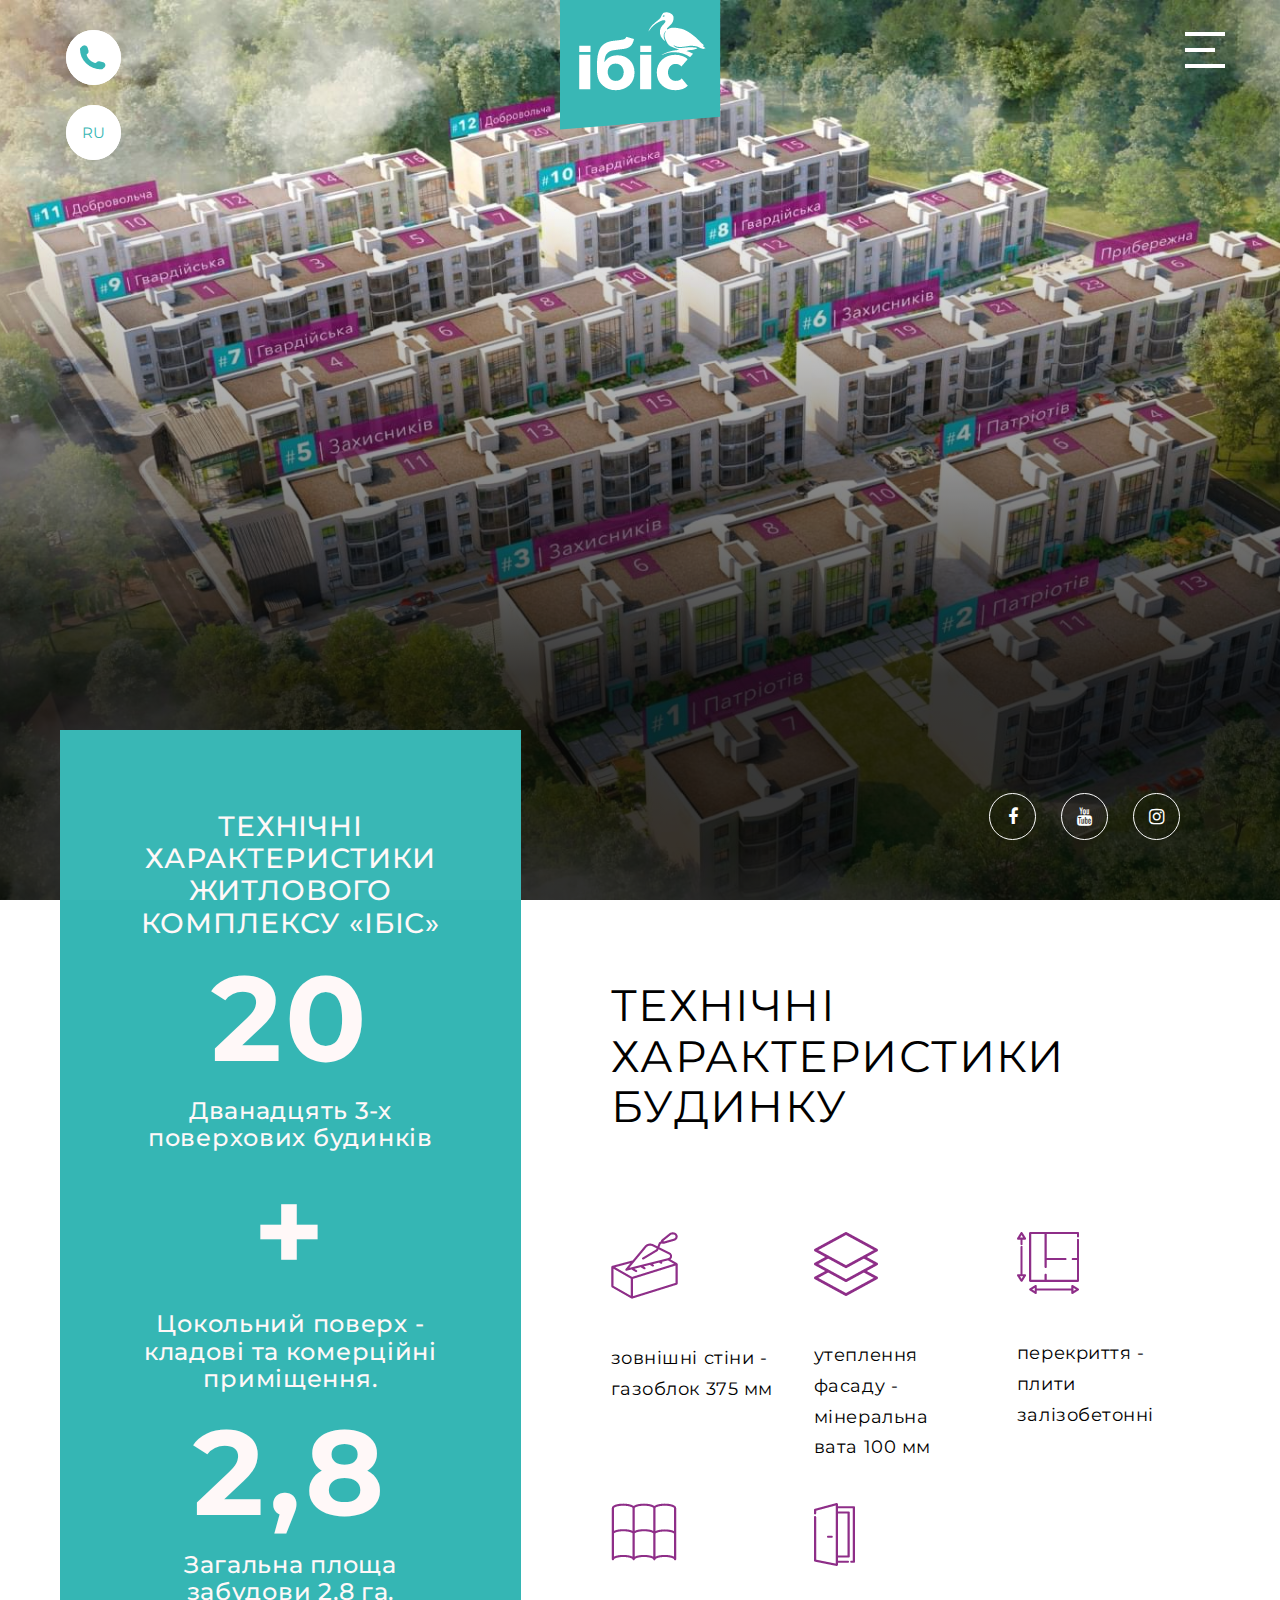
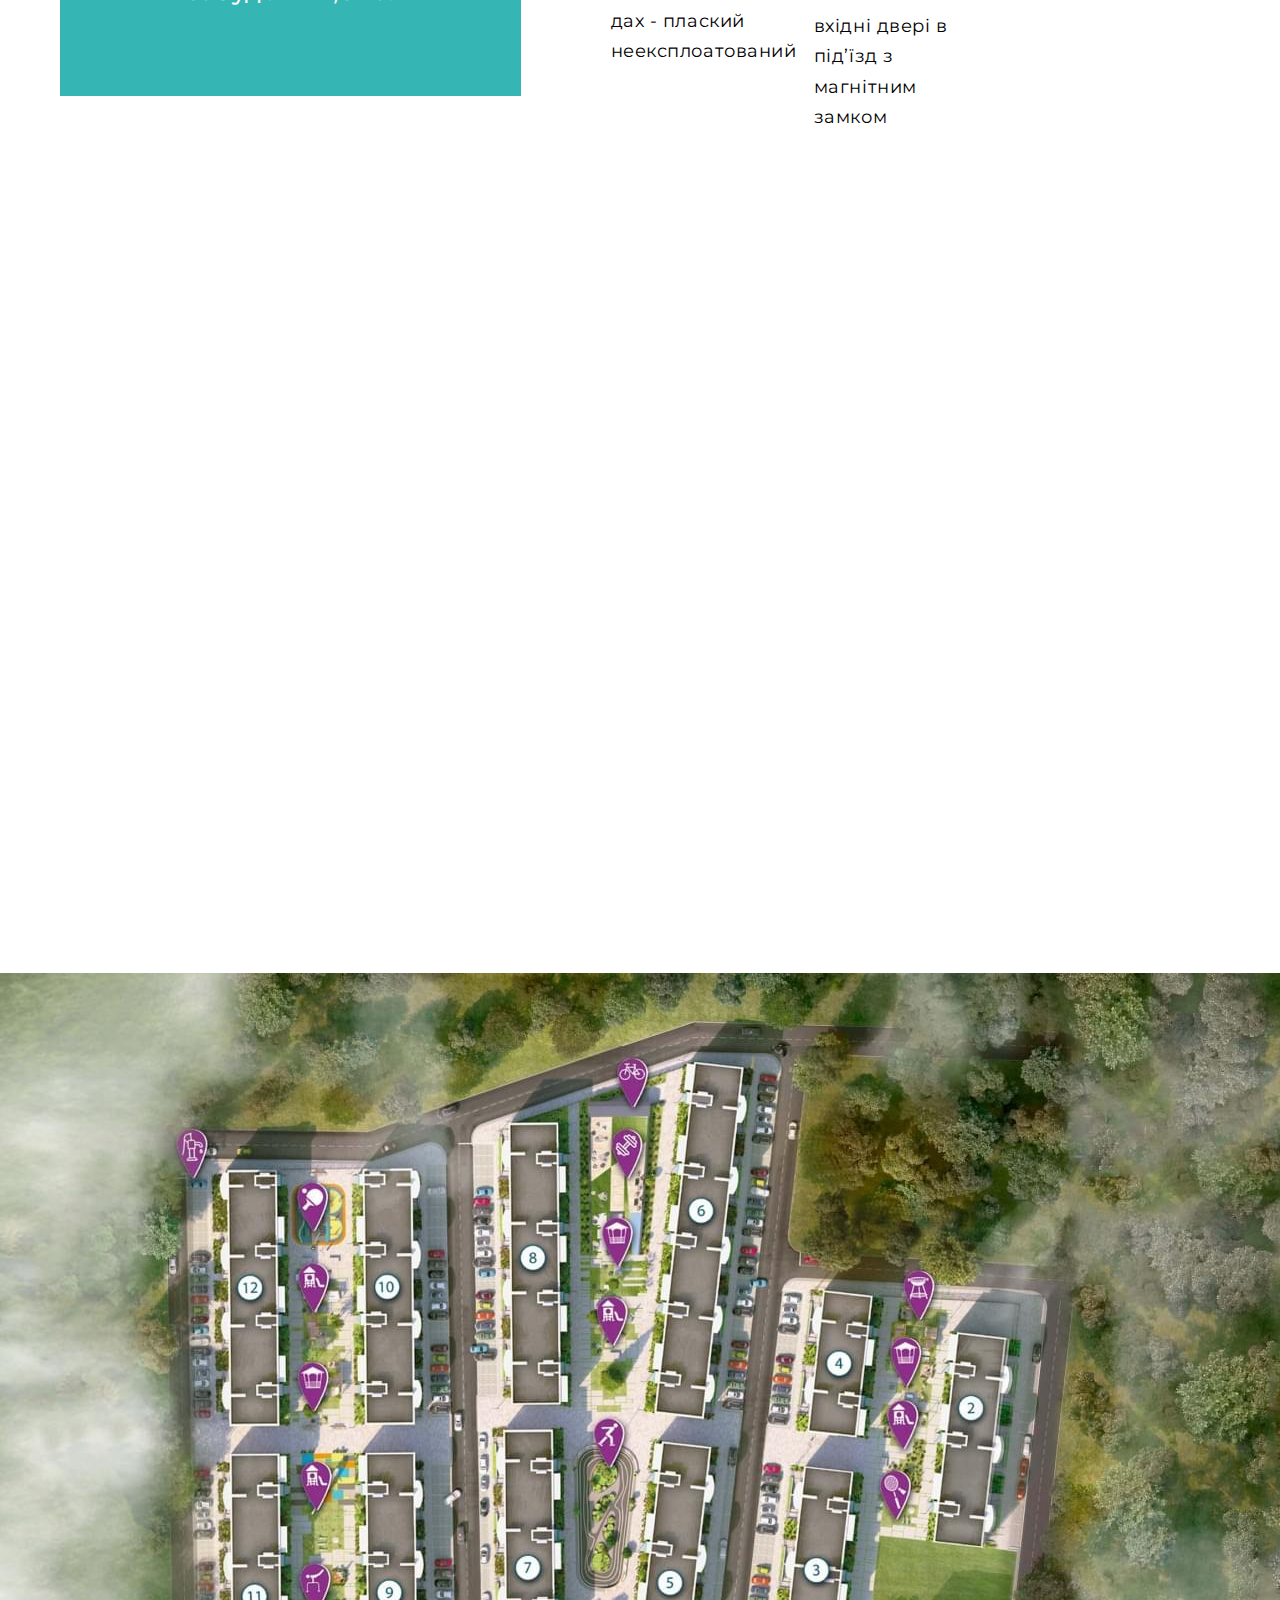
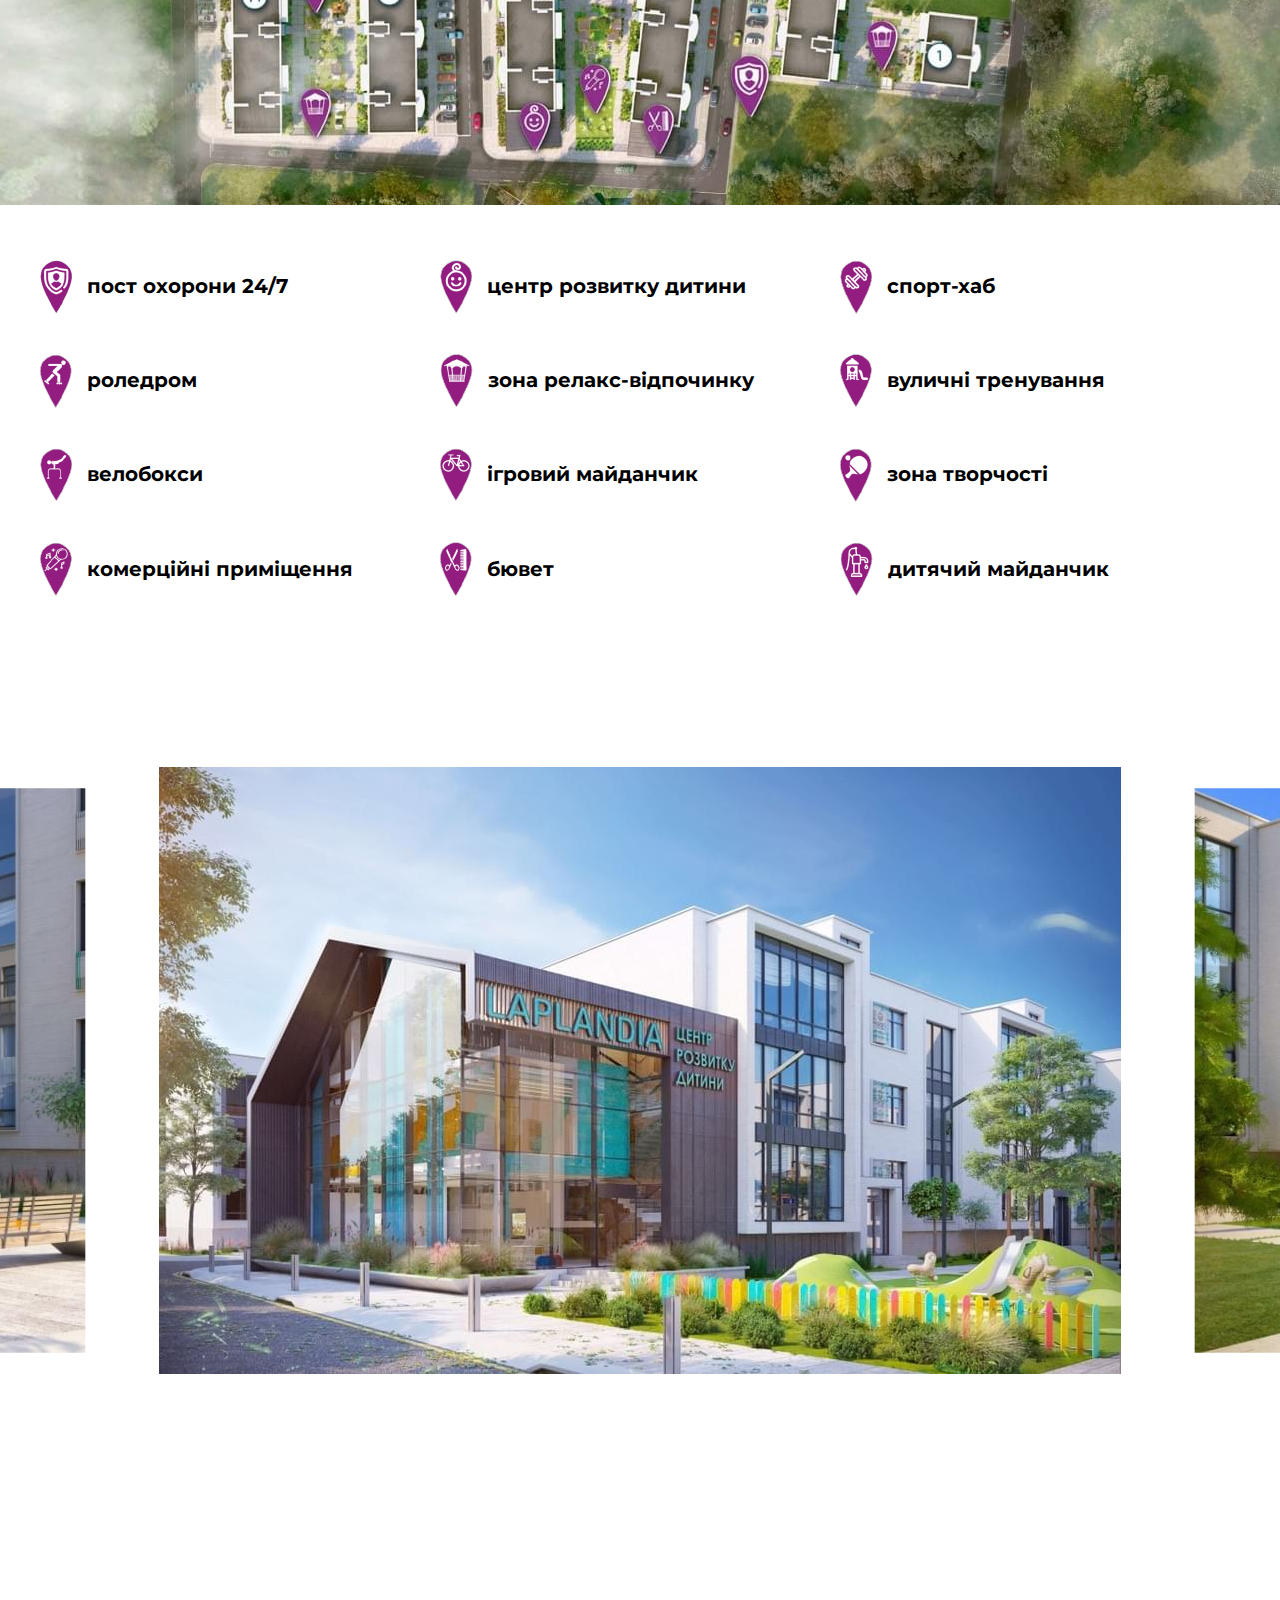
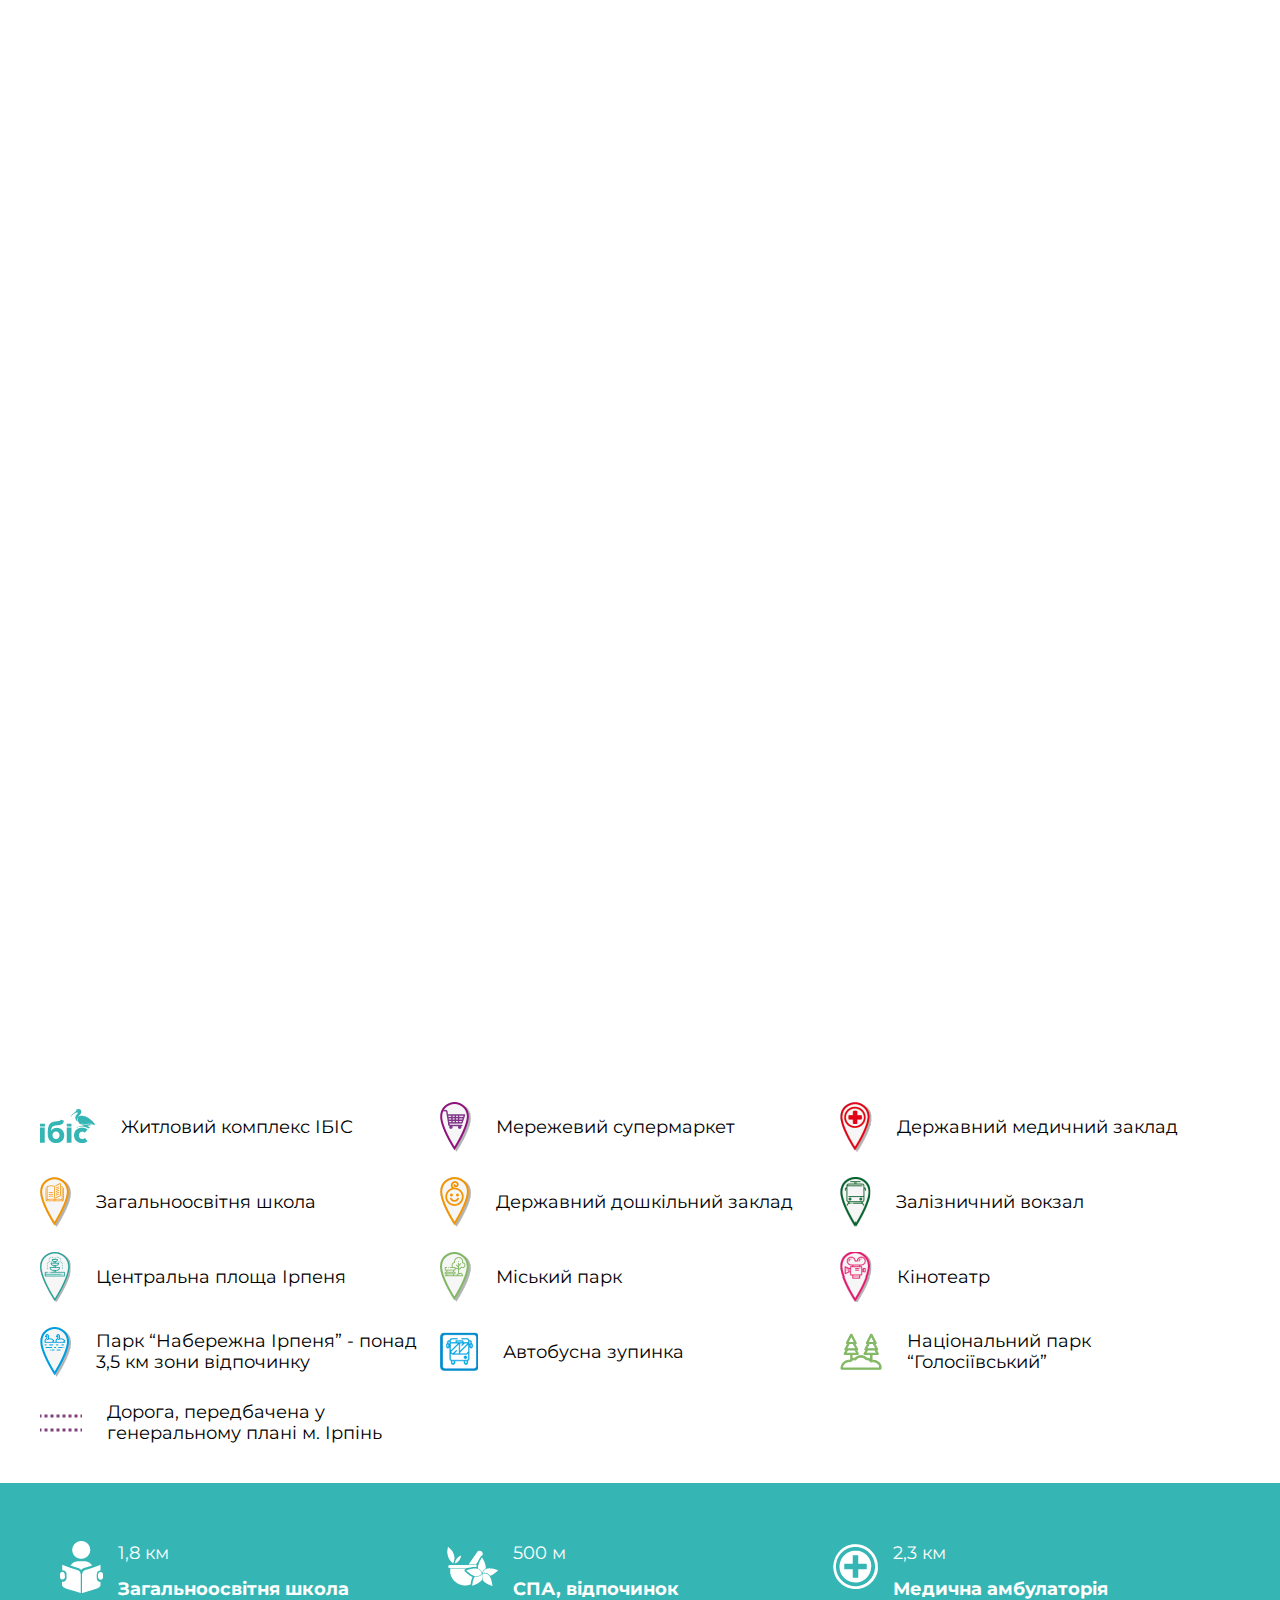
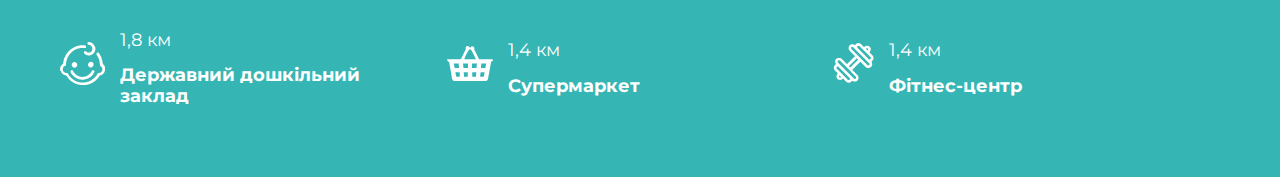
<file: about.html>
<!DOCTYPE html>
<html lang="ru">
<head>
    <meta charset="UTF-8">
    <meta name="viewport" content="width=device-width, initial-scale=1.0">
    <title>О нас</title>

    <!-- CSS стили -->
    <link rel="stylesheet" href="css/libs.css">
    <link rel="stylesheet" href="css/main.css">
</head>
<body>
    <!-- Шапка -->
    <header class="header">

        <div class="bg-img bg-img-page">
            <div class="overlay"></div>
        </div>

        <!-- Навигация -->
        <nav id="nav" class="navbar">
            <div class="container">
                <div class="navbar-wrap">
                    <!-- Кнопки -->
                    <div class="buttons">
                        <div class="contacts">
                            <input type="button" class="contacts__link">
                            <ul class="contacts-wrap">
                                <!-- Телефон -->
                                <li class="phone elem">
                                    <span class="circle"></span>
                                    <span class="phone-switch switch">
                                        <img src="img/icon-phone.png" >
                                    </span>
                                    <div class="elem-number" >
                                        <a href="#" class="link">097-535-77-88</a>
                                        <a id="callBtn" href="#" class="text">Получить предложение</a>
                                    </div>
                                </li>
                            </ul>
                        </div>
                        <!-- Язык -->
                        <div class="lang">
                            <div class="elem">
                                <span class="circle"></span>
                                <span class="lang-switch switch">
                                    <span>RU</span>
                                </span>
                                <div class="elem-number lang-elem" >
                                    <a href="/en" class="link">EN</a>
                                    <a href="/ua" class="link">UA</a>
                                </div>
                            </div>
                            
                        </div>
                        
                    </div>
                    <!-- Логотип -->
                    <div class="brand">
                        <a href="index.html">
                            <img class="logo" src="img/logo.png" alt="logo">
                            <img class="logo-mini" src="img/logo-mini.png" alt="logo">
                        </a>
                    </div>
                    <!-- /Логотип -->
                    <!-- Свертывания навигации -->
                    <div class="navbar-collapse">
                        <!-- <span class="one"></span> -->
                        <span></span>
                        <!-- <span class="three"></span> -->
                    </div>
                    <!-- /Свертывания навигации -->

                    <!-- <div class="navbar-nav"> -->
                    <ul class="main-nav">
                        <li class="active"><a href="#">Про комплекс</a></li>
                        <li><a href="#">Квартири</a></li>
                        <li><a href="#">Планування</a></li>
                        <li><a href="#">Акційні пропозиціЇ</a></li>
                        <li><a href="#">Хід будівництва</a></li>
                        <li><a href="#">Контакти</a></li>
                    </ul>
                    <!-- </div> -->
                    <!-- /.navbar-nav -->
                </div>
            </div>
        </nav>
        <!-- /Навигация -->
        
        <div class="header-wrap">
            <div class="container">
                <div class="header-row">
                    <div class="social">
                        <ul>
                            <li class="wow bounceInRight" data-wow-duration="1.5s" data-wow-delay="1s"><a href="#"><i class="fa fa-facebook"></i></a></li>
                            <li class="wow bounceInRight" data-wow-duration="1.5s" data-wow-delay="1.3s"><a href="#"><i class="fa fa-youtube"></i></a></li>
                            <li class="wow bounceInRight" data-wow-duration="1.5s" data-wow-delay="1.6s"><a href="#"><i class="fa fa-instagram"></i></a></li>
                        </ul>
                    </div>
                </div>
            </div>
        </div>
        
    </header>
    <!-- /Шапка -->
    <main class="about">

        <section class="specifications-home">
            <div class="container">
                <div class="specifications-home-wrap">
                    <div class="specifications-home__num">
                        <span class="specifications-home__num-title">ТЕХНІЧНІ ХАРАКТЕРИСТИКИ ЖИТЛОВОГО КОМПЛЕКСУ «ІБІС»</span>
                        <div class="specifications-home__num-info"><span class="num">20</span><span class="txt">Дванадцять 3-х поверхових будинків</span></div>
                        <div class="specifications-home__num-info"><span class="num">+</span><span class="txt">Цокольний поверх - кладові та комерційні приміщення.</span></div>
                        <div class="specifications-home__num-info"><span class="num">2,8</span><span class="txt">Загальна площа забудови 2,8 га.</span></div>
                    </div>
                    <div class="specifications-home__info">
                        <h2 class="section-title specifications-home__title">Технічні характеристики будинку</h2>
                        <ul class="specifications-home__info-list">
                            <li class="specifications-home__info-item">
                                <img src="img/specifications/specifications-home-1.png">
                                <p>зовнішні стіни - газоблок 375 мм</p>
                            </li>
                            <li class="specifications-home__info-item">
                                <img src="img/specifications/specifications-home-2.png">
                                <p>утеплення фасаду - мінеральна вата 100 мм</p>
                            </li>
                            <li class="specifications-home__info-item">
                                <img src="img/specifications/specifications-home-3.png">
                                <p>перекриття - плити залізобетонні</p>
                            </li>
                            <li class="specifications-home__info-item">
                                <img src="img/specifications/specifications-home-4.png">
                                <p>дах - плаский неексплоатований</p>
                            </li>
                            <li class="specifications-home__info-item">
                                <img src="img/specifications/specifications-home-5.png">
                                <p>вхідні двері в під’їзд з магнітним  замком</p>
                            </li>
                        </ul>
                    </div>
                </div>
            </div>
        </section>

        <section class="specifications-apartments">
            <div class="container">
                <div class="specifications-apartments-wrap" data-aos="zoom-out-up">
                    <h2 class="section-title specifications-apartments__title">Технічні характеристики Квартири <span>(враховані у вартість)</span></h2>
                    <ul class="specifications-apartments-list">
                        <li class="specifications-apartments__item">
                            <div class="specifications-apartments__item-img">
                                <img src="img/home-img/home-1.png" alt="">
                            </div>
                            <div class="specifications-apartments__item-text">
                                <span>Висота стель</span>
                                <p>квартира 2,7 м, цокольний поверх 3 м</p>
                            </div>
                        </li>
                        <li class="specifications-apartments__item">
                            <div class="specifications-apartments__item-img">
                                <img src="img/home-img/home-2.png" alt="">
                            </div>
                            <div class="specifications-apartments__item-text">
                                <span>Внутрішні стіни</span>
                                <p>чистова гіпсова штукатурка</p>
                            </div>
                        </li>
                        <li class="specifications-apartments__item">
                            <div class="specifications-apartments__item-img">
                                <img src="img/home-img/home-3.png" alt="">
                            </div>
                            <div class="specifications-apartments__item-text">
                                <span>Поверхня підлоги</span>
                                <p>лазерна цементно-піщана стяжка</p>
                            </div>
                        </li>
                        <li class="specifications-apartments__item">
                            <div class="specifications-apartments__item-img">
                                <img src="img/home-img/home-4.png" alt="">
                            </div>
                            <div class="specifications-apartments__item-text">
                                <span>Вікна</span>
                                <p>металопластикові, двокамерний стеклопакет, п’ятикамерний профіль WDS</p>
                            </div>
                        </li>
                        <li class="specifications-apartments__item">
                            <div class="specifications-apartments__item-img">
                                <img src="img/home-img/home-5.png" alt="">
                            </div>
                            <div class="specifications-apartments__item-text">
                                <span>Вхідні двері</span>
                                <p>металеві з МДФ накладками</p>
                            </div>
                        </li>
                        <li class="specifications-apartments__item">
                            <div class="specifications-apartments__item-img">
                                <img src="img/home-img/home-6.png" alt="">
                            </div>
                            <div class="specifications-apartments__item-text">
                                <span>Опалення</span>
                                <p>автономне, двоконтурний газовий котел входить у вартість</p>
                            </div>
                        </li>
                        <li class="specifications-apartments__item">
                            <div class="specifications-apartments__item-img">
                                <img src="img/home-img/home-7.png" alt="">
                            </div>
                            <div class="specifications-apartments__item-text">
                                <span>Водопостачання</span>
                                <p>заведене в квартиру</p>
                            </div>
                        </li>
                        <li class="specifications-apartments__item">
                            <div class="specifications-apartments__item-img">
                                <img src="img/home-img/home-8.png" alt="">
                            </div>
                            <div class="specifications-apartments__item-text">
                                <span>Електроенергія</span>
                                <p>заведена в квартиру</p>
                            </div>
                        </li>
                        <li class="specifications-apartments__item">
                            <div class="specifications-apartments__item-img">
                                <img src="img/home-img/home-9.png" alt="">
                            </div>
                            <div class="specifications-apartments__item-text">
                                <span>Каналізація</span>
                                <p>Центральне каналізування</p>
                            </div>
                        </li>
                        <li class="specifications-apartments__item">
                            <div class="specifications-apartments__item-img">
                                <img src="img/home-img/home-10.png" alt="">
                            </div>
                            <div class="specifications-apartments__item-text">
                                <span>Лічільники</span>
                                <p>Встановлені лічільники газу, електроенергії, води</p>
                            </div>
                        </li>
                        <li class="specifications-apartments__item">
                            <div class="specifications-apartments__item-img">
                                <img src="img/home-img/home-11.png" alt="">
                            </div>
                            <div class="specifications-apartments__item-text">
                                <span>Інтернет</span>
                                <p>В квартири заведено комунікації для підключення до мережі інтернет</p>
                            </div>
                        </li>
                    </ul>
                </div>
            </div>
        </section>

        <section id="location" class="location">
            <div class="location-wrap">
                <div class="bg-location">
                    <picture>
                        <source media="(min-width: 1220px)" srcset="img/bg-location.jpg">
                        <img src="img/bg-location-mini.jpg">
                    </picture>
                </div>
                <div class="location-block">
                    <!-- <span class="location-expand">Развернуть<i class="fa fa-arrow-right" aria-hidden="true"></i></span> -->
                    <ul class="location-list">
                        <li class="location-list__point"><img src="img/location/loc-icon-1.png"><span>пост охорони 24/7</span></li>
                        <li class="location-list__point"><img src="img/location/loc-icon-2.png"><span>центр розвитку дитини</span></li>
                        <li class="location-list__point"><img src="img/location/loc-icon-3.png"><span>спорт-хаб</span></li>
                        <li class="location-list__point"><img src="img/location/loc-icon-4.png"><span>роледром</span></li>
                        <li class="location-list__point"><img src="img/location/loc-icon-5.png"><span>зона релакс-відпочинку</span></li>
                        <li class="location-list__point"><img src="img/location/loc-icon-6.png"><span>вуличні тренування</span></li>
                        <li class="location-list__point"><img src="img/location/loc-icon-7.png"><span>велобокси</span></li>
                        <li class="location-list__point"><img src="img/location/loc-icon-8.png"><span>ігровий майданчик</span></li>
                        <li class="location-list__point"><img src="img/location/loc-icon-9.png"><span>зона творчості</span></li>
                        <li class="location-list__point"><img src="img/location/loc-icon-10.png"><span>комерційні приміщення</span></li>
                        <li class="location-list__point"><img src="img/location/loc-icon-11.png"><span>бювет</span></li>
                        <li class="location-list__point"><img src="img/location/loc-icon-12.png"><span>дитячий майданчик</span></li>
                    </ul>
                </div>
            </div>
        </section>
        <!-- /.location -->
    
        <section class="slider">
            <div class="slider-list">
                <div class="slide-item"><img src="img/slide-1.jpg" alt="ЖК Ібіс"></div>
                <div class="slide-item"><img src="img/slide-2.jpg" alt="ЖК Ібіс"></div>
                <div class="slide-item"><img src="img/slide-3.jpg" alt="ЖК Ібіс"></div>
                <div class="slide-item"><img src="img/slide-1.jpg" alt="ЖК Ібіс"></div>
                <div class="slide-item"><img src="img/slide-2.jpg" alt="ЖК Ібіс"></div>
                <div class="slide-item"><img src="img/slide-3.jpg" alt="ЖК Ібіс"></div>
            </div>
        </section>

        <section class="progress">
            <div class="container">
                <div class="progress-wrap">
                    <div class="progress-content progress-col">
                        <h2 class="section-title progress__title wow bounceInUp" data-wow-duration="1.5s" data-wow-delay=".0s">ХІД БУДІВНИЦТВА</h2>
                        <div class="section-text progress__text wow bounceInUp" data-wow-duration="1.5s" data-wow-delay=".0s">
                            <p><strong>У Секції А</strong> підготовчі роботи під монтаж газових труб починаються роботи з внутрішнього оздоблення під'їздів завершення установки дверей.</p>
                            <p><strong>У Секції Г</strong> завершуються підготовчі роботи під монтаж газових труб.</p>    
                        </div>
                        <a href="#" class="btn-home btn-main wow bounceInUp" data-wow-duration="1.5s" data-wow-delay=".0s">Весь період</a>
                    </div>
                    <div class="progress-slider progress-col" data-aos="zoom-in">
                        <div class="progress-slide">
                            <img src="img/progress-slide-1.jpg" alt="ХІД БУДІВНИЦТВА">
                        </div>
                        <div class="progress-slide">
                            <img src="img/progress-slide-1.jpg" alt="ХІД БУДІВНИЦТВА">
                        </div>
                        <div class="progress-slide">
                            <img src="img/progress-slide-1.jpg" alt="ХІД БУДІВНИЦТВА">
                        </div>
                    </div>
                </div>
            </div>
        </section>
        <!-- /.progress -->

        <section class="map">
            <div class="map-wrap">
                <div class="map-google">
                    <iframe src="https://www.google.com/maps/embed?pb=!1m14!1m12!1m3!1d24177.628618050177!2d30.213083804366406!3d50.43439191334732!2m3!1f0!2f0!3f0!3m2!1i1024!2i768!4f13.1!5e0!3m2!1sru!2sua!4v1586171279989!5m2!1sru!2sua" width="100%" height="100%" frameborder="0" style="border:0;" allowfullscreen="" aria-hidden="false" tabindex="0"></iframe>
                    <ul class="map-points-list">
                        <li class="map-points__item"><img src="img/map/map-icon-1.png"><span>Житловий комплекс ІБІС</span></li>
                        <li class="map-points__item"><img src="img/map/map-icon-2.png"><span>Мережевий супермаркет</span></li>
                        <li class="map-points__item"><img src="img/map/map-icon-3.png"><span>Державний медичний заклад</span></li>
                        <li class="map-points__item"><img src="img/map/map-icon-4.png"><span>Загальноосвітня школа</span></li>
                        <li class="map-points__item"><img src="img/map/map-icon-5.png"><span>Державний дошкільний заклад</span></li>
                        <li class="map-points__item"><img src="img/map/map-icon-6.png"><span>Залізничний вокзал</span></li>
                        <li class="map-points__item"><img src="img/map/map-icon-7.png"><span>Центральна площа Ірпеня</span></li>
                        <li class="map-points__item"><img src="img/map/map-icon-8.png"><span>Міський парк</span></li>
                        <li class="map-points__item"><img src="img/map/map-icon-9.png"><span>Кінотеатр</span></li>
                        <li class="map-points__item"><img src="img/map/map-icon-10.png"><span>Парк “Набережна Ірпеня” - понад 3,5 км зони відпочинку</span></li>
                        <li class="map-points__item"><img src="img/map/map-icon-11.png"><span>Автобусна зупинка</span></li>
                        <li class="map-points__item"><img src="img/map/map-icon-12.png"><span>Національний парк “Голосіївський” </span></li>
                        <li class="map-points__item"><img src="img/map/map-icon-13.png"><span>Дорога, передбачена у генеральному плані м. Ірпінь</span></li>
                    </ul>
                
                </div>
                <div class="map-info">
                    <div class="container">
                        <div class="map-info-wrap">
                            <ul class="map-important-points-list">
                                <li class="map-important-points__item">
                                    <img src="img/map/map-icon-14.png">
                                    <div class="map-important__info">
                                        <p>1,8 км</p>
                                        <span>Загальноосвітня школа </span>
                                    </div>
                                </li>
                                <li class="map-important-points__item">
                                    <img src="img/map/map-icon-15.png">
                                    <div class="map-important__info">
                                        <p>500 м</p>
                                        <span>СПА, відпочинок</span>
                                    </div>
                                </li>
                                <li class="map-important-points__item">
                                    <img src="img/map/map-icon-16.png">
                                    <div class="map-important__info">
                                        <p>2,3 км</p>
                                        <span>Медична амбулаторія</span>
                                    </div>
                                </li>
                                <li class="map-important-points__item">
                                    <img src="img/map/map-icon-17.png">
                                    <div class="map-important__info">
                                        <p>1,8 км</p>
                                        <span>Державний дошкільний заклад</span>
                                    </div>
                                </li>
                                <li class="map-important-points__item">
                                    <img src="img/map/map-icon-18.png">
                                    <div class="map-important__info">
                                        <p>1,4 км</p>
                                        <span>Супермаркет</span>
                                    </div>
                                </li>
                                <li class="map-important-points__item">
                                    <img src="img/map/map-icon-19.png">
                                    <div class="map-important__info">
                                        <p>1,4 км</p>
                                        <span>Фітнес-центр</span>
                                    </div>
                                </li>
                            </ul>
                        </div>
                    </div>
                </div>
            </div>
        </section>
    </main>

    <!-- Презагрузка -->
    <div id="preloader">
        <div class="loader"></div>
    </div>
    <!-- /Презагрузка -->
    <!-- Модалбное окно -->
    <div id="callModal" class="modal">
        <div class="modal-content">
            <span class="close">&times;</span>
            <div class="call-modal">
                <span>Замовити дзвінок</span>
                <form>
                    <input type="text" placeholder="Iм'я">
                    <input type="tel" placeholder="Ваш телефон">
                    <input type="submit" value="Замовити">
                </form>
            </div>
        </div>
    </div>
    <!-- /Модалбное окно -->
    <!-- jQuery библиотеки -->
    <script src="js/libs.min.js"></script>
    
    <script src="js/main.js"></script>
    <script>
      AOS.init();
    </script>
    <script>
        new WOW().init();
    </script>

</body>
</html>
</file>
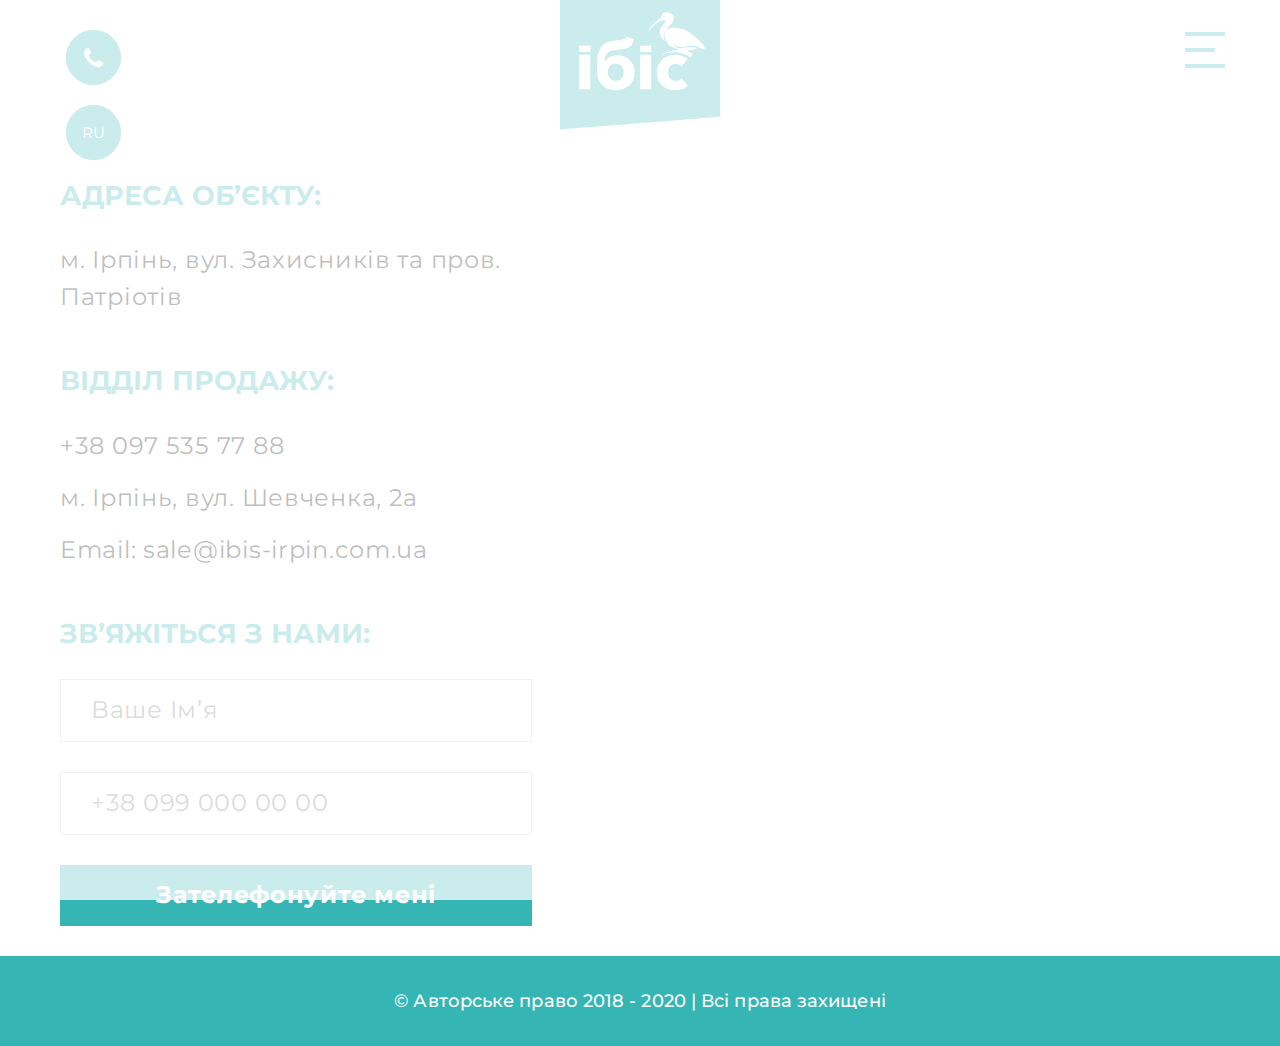
<file: contacts.html>
<!DOCTYPE html>
<html lang="ru">
<head>
    <meta charset="UTF-8">
    <meta name="viewport" content="width=device-width, initial-scale=1.0">
    <title>Контакти</title>

    <!-- CSS стили -->
    <link rel="stylesheet" href="css/libs.css">
    <link rel="stylesheet" href="css/main.css">
</head>
<body>
    <!-- Шапка -->
    <header class="header header-flat">
        <!-- Навигация -->
        <nav id="nav" class="navbar">
            <div class="container">
                <div class="navbar-wrap">
                    <!-- Кнопки -->
                    <div class="buttons">
                        <div class="contacts">
                            <input type="button" class="contacts__link">
                            <ul class="contacts-wrap">
                                <!-- Телефон -->
                                <li class="phone elem">
                                    <span class="circle"></span>
                                    <span class="phone-switch switch">
                                        <i class="fa fa-phone"></i>
                                    </span>
                                    <div class="elem-number">
                                        <a href="tel:+380975357788" class="link">097-535-77-88</a>
                                        <a id="callBtn" href="#" class="text">Получить предложение</a>
                                    </div>
                                </li>
                            </ul>
                        </div>
                        <!-- Язык -->
                        <div class="lang">
                            <div class="elem">
                                <span class="circle"></span>
                                <span class="lang-switch switch">
                                    <span>RU</span>
                                </span>
                                <div class="elem-number lang-elem" >
                                    <a href="/en" class="link">EN</a>
                                    <a href="/ua" class="link">UA</a>
                                </div>
                            </div>
                            
                        </div>
                        
                    </div>
                    <!-- Логотип -->
                    <div class="brand">
                        <a href="index.html">
                            <img class="logo" src="img/logo.png" alt="logo">
                            <img class="logo-mini" src="img/logo-mini.png" alt="logo">
                        </a>
                    </div>
                    <!-- /Логотип -->
                    <!-- Свертывания навигации -->
                    <div class="navbar-collapse">
                        <!-- <span class="one"></span> -->
                        <span></span>
                        <!-- <span class="three"></span> -->
                    </div>
                    <!-- /Свертывания навигации -->

                    <!-- <div class="navbar-nav"> -->
                    <ul class="main-nav">
                        <li class="active"><a href="#">Про комплекс</a></li>
                        <li><a href="#">Квартири</a></li>
                        <li><a href="#">Планування</a></li>
                        <li><a href="#">Акційні пропозиціЇ</a></li>
                        <li><a href="#">Хід будівництва</a></li>
                        <li><a href="#">Контакти</a></li>
                    </ul>
                    <!-- </div> -->
                    <!-- /.navbar-nav -->
                </div>
            </div>
        </nav>
        <!-- /Навигация -->
    </header>
    <!-- /Шапка -->
    <main class="contacts">
        <div class="content">
            <div class="container">
                <div class="contacts__row">
                    <div class="contacts-info">
                        <div class="contacts__text">
                            <h2 class="title">Адреса об’єкту:</h2>
                            <p>м. Ірпінь, вул. Захисників та пров. Патріотів</p>
                        </div>
                        <div class="contacts__text">
                            <h2 class="title">ВІДДІЛ ПРОДАЖУ:</h2>
                            <p>+38 097 535 77 88</p>
                            <p>м. Ірпінь, вул. Шевченка, 2а</p>
                            <p>Email: sale@ibis-irpin.com.ua</p>
                        </div>
                        <div class="contacts__form">
                            <h2 class="title">ЗВ’ЯЖІТЬСЯ З НАМИ:</h2>
                            <form>
                                <input type="text" name="name" value="" placeholder="Ваше Ім’я">
                                <input type="tel" name="phone" value="" placeholder="+38 099 000 00 00">
                                <input type="submit" value="Зателефонуйте мені">
                            </form>
                        </div>
                    </div>
                    <div class="contacts-map">
                        <iframe src="https://www.google.com/maps/embed?pb=!1m14!1m12!1m3!1d40645.73624317645!2d30.519750085504036!3d50.45304826546645!2m3!1f0!2f0!3f0!3m2!1i1024!2i768!4f13.1!5e0!3m2!1sru!2sua!4v1588075329233!5m2!1sru!2sua" width="100%" height="100%" frameborder="0" style="border:0;" allowfullscreen="" aria-hidden="false" tabindex="0"></iframe>
                    </div>
                </div>
            </div>
        </div>
    </main>

    <footer class="footer footer-contacts">
        <div class="container">
            <div class="footer__text">© Авторське право 2018 - 2020   |   Всі права захищені </div>
        </div>
    </footer>
    <!-- Презагрузка -->
    <div id="preloader">
        <div class="loader"></div>
    </div>
    <!-- /Презагрузка -->
    <!-- Заказать звонок Модалбное окно -->
    <div id="callModal" class="modal">
        <div class="modal-content">
            <span class="close">&times;</span>
            <div class="call-modal">
                <span>Замовити дзвінок</span>
                <form>
                    <input type="text" placeholder="Iм'я">
                    <input type="tel" placeholder="Ваш телефон">
                    <input type="submit" value="Замовити">
                </form>
            </div>
        </div>
    </div>
    <!-- /Заказать звонок Модалбное окно -->
    <!-- jQuery библиотеки -->
    <script src="js/libs.min.js"></script>

    <script src="js/main.js"></script>
    <script>
      AOS.init();
    </script>
    <script>
        new WOW().init();
    </script>
</body>
</html>
</file>
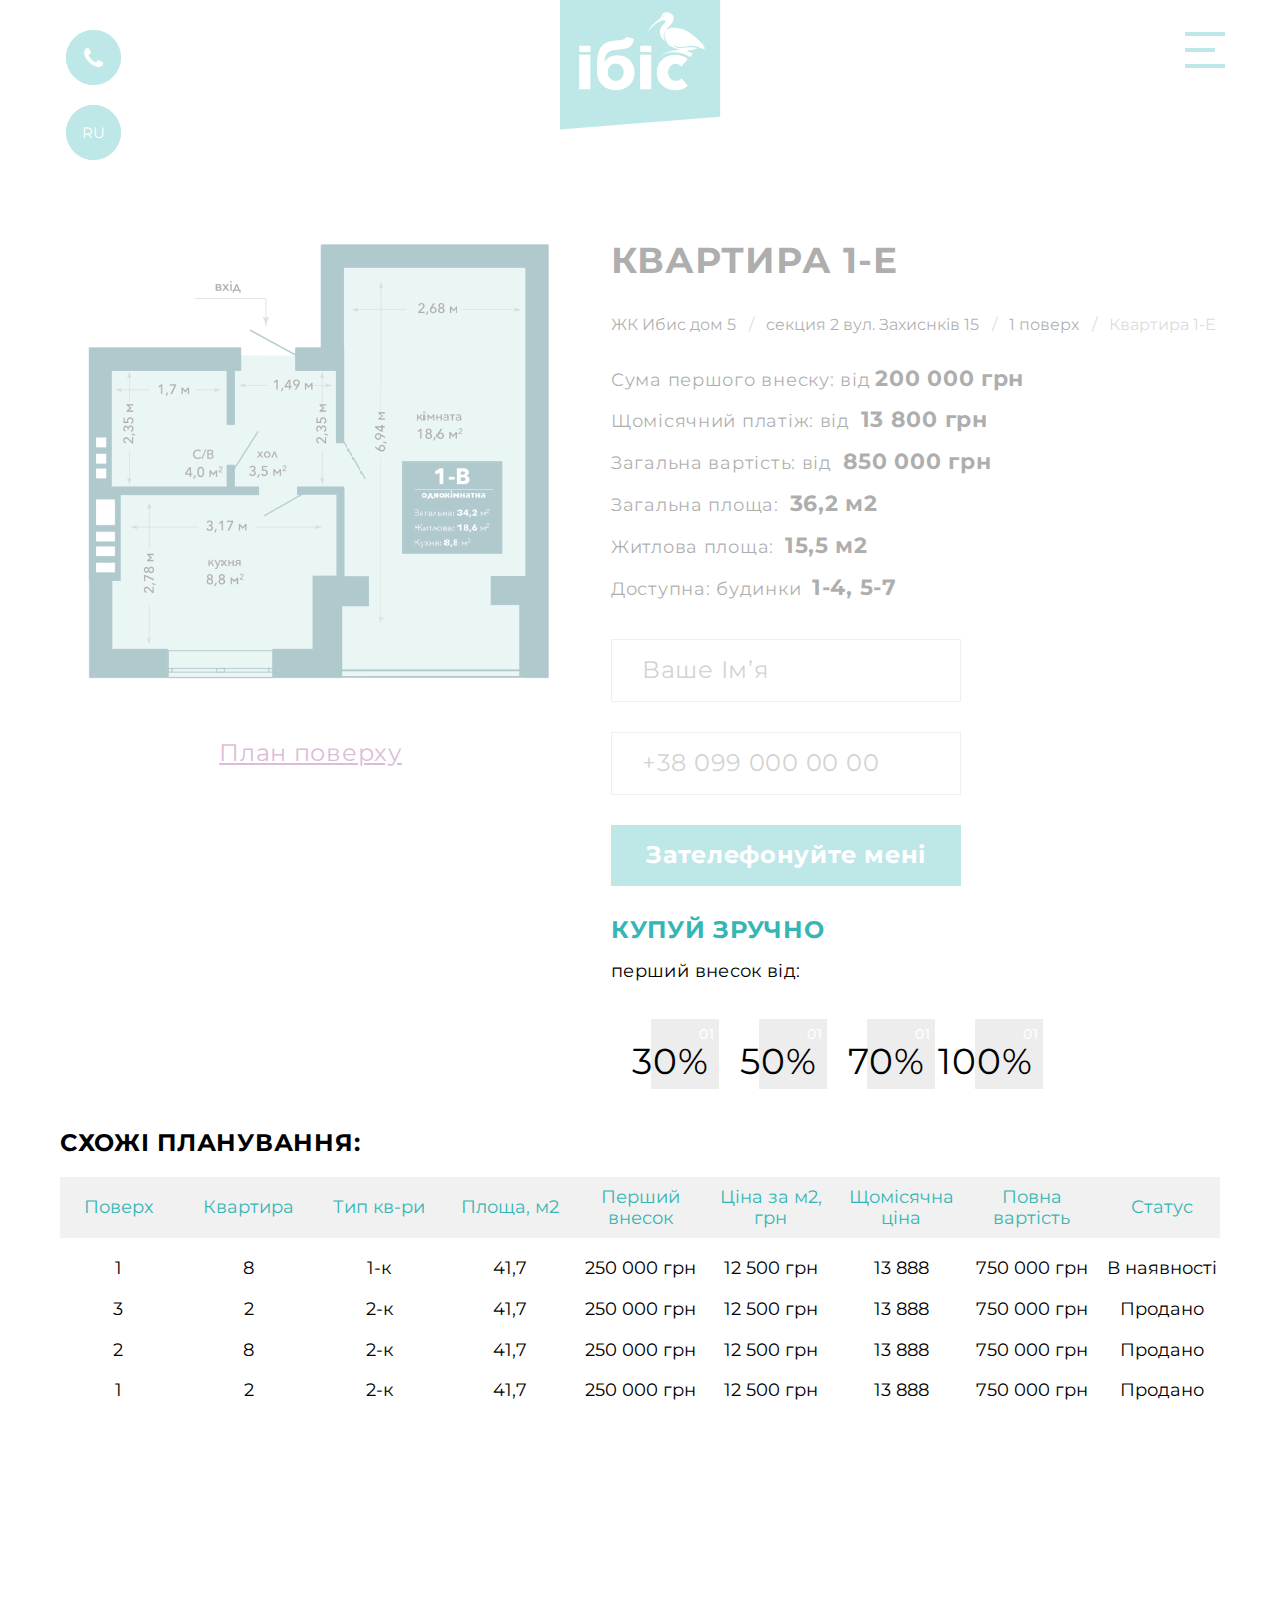
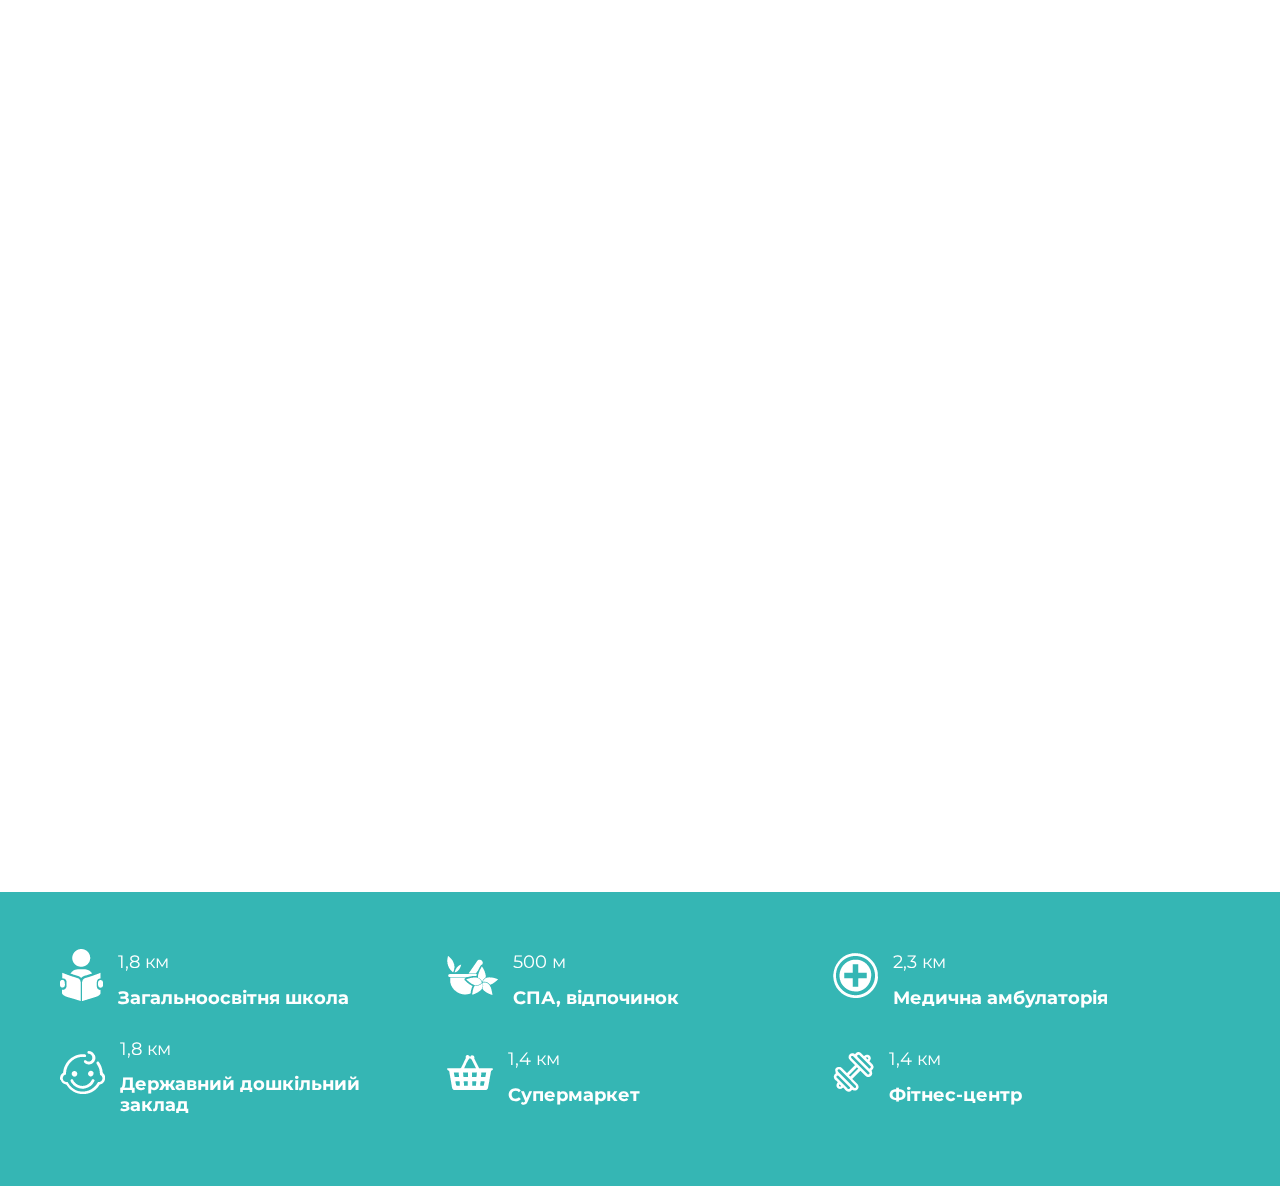
<file: flat-open.html>
<!DOCTYPE html>
<html lang="ru">
<head>
    <meta charset="UTF-8">
    <meta name="viewport" content="width=device-width, initial-scale=1.0">
    <title>КВАРТИРА 1-E</title>

    <!-- CSS стили -->
    <link rel="stylesheet" href="css/libs.css">
    <link rel="stylesheet" href="css/main.css">
</head>
<body>
    <!-- Шапка -->
    <header class="header header-flat">
        <!-- Навигация -->
        <nav id="nav" class="navbar">
            <div class="container">
                <div class="navbar-wrap">
                    <!-- Кнопки -->
                    <div class="buttons">
                        <div class="contacts">
                            <input type="button" class="contacts__link">
                            <ul class="contacts-wrap">
                                <!-- Телефон -->
                                <li class="phone elem">
                                    <span class="circle"></span>
                                    <span class="phone-switch switch">
                                        <i class="fa fa-phone"></i>
                                    </span>
                                    <div class="elem-number">
                                        <a href="tel:+380975357788" class="link">097-535-77-88</a>
                                        <a id="callBtn" href="#" class="text">Получить предложение</a>
                                    </div>
                                </li>
                            </ul>
                        </div>
                        <!-- Язык -->
                        <div class="lang">
                            <div class="elem">
                                <span class="circle"></span>
                                <span class="lang-switch switch">
                                    <span>RU</span>
                                </span>
                                <div class="elem-number lang-elem" >
                                    <a href="/en" class="link">EN</a>
                                    <a href="/ua" class="link">UA</a>
                                </div>
                            </div>
                            
                        </div>
                        
                    </div>
                    <!-- Логотип -->
                    <div class="brand">
                        <a href="index.html">
                            <img class="logo" src="img/logo.png" alt="logo">
                            <img class="logo-mini" src="img/logo-mini.png" alt="logo">
                        </a>
                    </div>
                    <!-- /Логотип -->
                    <!-- Свертывания навигации -->
                    <div class="navbar-collapse">
                        <!-- <span class="one"></span> -->
                        <span></span>
                        <!-- <span class="three"></span> -->
                    </div>
                    <!-- /Свертывания навигации -->

                    <!-- <div class="navbar-nav"> -->
                    <ul class="main-nav">
                        <li class="active"><a href="#">Про комплекс</a></li>
                        <li><a href="#">Квартири</a></li>
                        <li><a href="#">Планування</a></li>
                        <li><a href="#">Акційні пропозиціЇ</a></li>
                        <li><a href="#">Хід будівництва</a></li>
                        <li><a href="#">Контакти</a></li>
                    </ul>
                    <!-- </div> -->
                    <!-- /.navbar-nav -->
                </div>
            </div>
        </nav>
        <!-- /Навигация -->
    </header>
    <!-- /Шапка -->
    <main class="flat">
        <div class="content">
            <div class="container">
                <div class="apart-content">
                    <div class="form-flex">
                        <div class="apart-content__img">
                            <img src="img/34_2.png" alt="">
                            <a href="#" class="apart-content__link">План поверху</a>
                        </div>
                        <div class="apart-content__text">
                            <div class="apart-content__title">квартира 1-E</div>
                            <ul class="apart-content__breadcrumbs">
                                <li><a href="#">ЖК Ибис дом 5</a></li>
                                <li><a href="#">секция 2 вул. Захиснків 15</a></li>
                                <li><a href="#">1 поверх</a></li>
                                <li>Квартира 1-E</li>
                            </ul>
                            <ul class="apart-content__desc">
                                <li>Сума першого внеску: від<span>200 000 грн</span></li>
                                <li>Щомісячний платіж: від <span>13 800 грн</span></li>
                                <li>Загальна вартість: від <span>850 000 грн</span></li>
                                <li>Загальна площа: <span>36,2 м2</span></li>
                                <li>Житлова площа: <span>15,5 м2</span></li>
                                <li>Доступна: будинки <span>1-4, 5-7</span></li>
                            </ul>
                            <div class="apart-content__form">
                                <form class="ajax-form" data-url="ajaxFrom-orderFlatType">
                                    <input type="hidden" name="formid" value="orderFlatType">
                                    <input type="hidden" name="flatTypeId" value="13">
                                
                                    
                                
                                    <input type="text" name="name" value="" placeholder="Ваше Ім’я">
                                    <input type="tel" name="phone" value="" placeholder="+38 099 000 00 00">
                                    <input type="submit" value="Зателефонуйте мені">
                                </form>
                            </div>
                            <div class="contribution">
                                <div class="contribution__text">
                                    <span>КУПУЙ ЗРУЧНО</span>
                                    <p>перший внесок від:</p>
                                </div>
                                <div class="contribution__num">
                                    <label for="r-1">
                                        <input type="radio" name="ex1" id="r-1">
                                        <span class="bg"></span>
                                        <span class="txt">30%</span>
                                    </label>
                                    <label for="r-2">
                                        <input type="radio" name="ex1" id="r-2">
                                        <span class="bg"></span>
                                        <span class="txt">50%</span>
                                    </label>
                                    <label for="r-3">
                                        <input type="radio" name="ex1" id="r-3">
                                        <span class="bg"></span>
                                        <span class="txt">70%</span>
                                    </label>
                                    <label for="r-4">
                                        <input type="radio" name="ex1" id="r-4">
                                        <span class="bg"></span>
                                        <span class="txt">100%</span>
                                    </label>
                                </div>
                            </div>
                        </div>
                    </div>
                    <div class="apart-content-table">
                        <div class="apart-content-table__title">Схожі планування:</div>
                        <div>
                            <div class="table-row table-header">
                                <div class="table-col">Поверх</div>
                                <div class="table-col">Квартира</div>
                                <div class="table-col">Тип кв-ри</div>
                                <div class="table-col">Площа, м2</div>
                                <div class="table-col">Перший внесок</div>
                                <div class="table-col">Ціна за м2, грн</div>
                                <div class="table-col">Щомісячна ціна</div>
                                <div class="table-col">Повна вартість</div>
                                <div class="table-col">Статус</div>
                            </div>
                            <div class="table-row">
                                <div class="table-col">1</div>
                                <div class="table-col">8</div>
                                <div class="table-col">1-к</div>
                                <div class="table-col">41,7</div>
                                <div class="table-col">250 000 грн</div>
                                <div class="table-col">12 500 грн</div>
                                <div class="table-col">13 888</div>
                                <div class="table-col">750 000 грн</div>
                                <div class="table-col">В наявності</div>
                            </div>
                            <div class="table-row">
                                <div class="table-col">3</div>
                                <div class="table-col">2</div>
                                <div class="table-col">2-к</div>
                                <div class="table-col">41,7</div>
                                <div class="table-col">250 000 грн</div>
                                <div class="table-col">12 500 грн</div>
                                <div class="table-col">13 888</div>
                                <div class="table-col">750 000 грн</div>
                                <div class="table-col">Продано</div>
                            </div>
                            <div class="table-row">
                                <div class="table-col">2</div>
                                <div class="table-col">8</div>
                                <div class="table-col">2-к</div>
                                <div class="table-col">41,7</div>
                                <div class="table-col">250 000 грн</div>
                                <div class="table-col">12 500 грн</div>
                                <div class="table-col">13 888</div>
                                <div class="table-col">750 000 грн</div>
                                <div class="table-col">Продано</div>
                            </div>
                            <div class="table-row">
                                <div class="table-col">1</div>
                                <div class="table-col">2</div>
                                <div class="table-col">2-к</div>
                                <div class="table-col">41,7</div>
                                <div class="table-col">250 000 грн</div>
                                <div class="table-col">12 500 грн</div>
                                <div class="table-col">13 888</div>
                                <div class="table-col">750 000 грн</div>
                                <div class="table-col">Продано</div>
                            </div>
                        </div>
                    </div>
                </div>
            </div>
        </div>


        <section class="map">
            <div class="map-wrap">
                <div class="map-google">
                    <iframe src="https://www.google.com/maps/embed?pb=!1m14!1m12!1m3!1d24177.628618050177!2d30.213083804366406!3d50.43439191334732!2m3!1f0!2f0!3f0!3m2!1i1024!2i768!4f13.1!5e0!3m2!1sru!2sua!4v1586171279989!5m2!1sru!2sua" width="100%" height="100%" frameborder="0" style="border:0;" allowfullscreen="" aria-hidden="false" tabindex="0"></iframe>
                    <ul class="map-points-list" data-aos="zoom-out-left">
                        <li class="map-points__item"><img src="img/map/map-icon-1.png"><span>Житловий комплекс ІБІС</span></li>
                        <li class="map-points__item"><img src="img/map/map-icon-2.png"><span>Мережевий супермаркет</span></li>
                        <li class="map-points__item"><img src="img/map/map-icon-3.png"><span>Державний медичний заклад</span></li>
                        <li class="map-points__item"><img src="img/map/map-icon-4.png"><span>Загальноосвітня школа</span></li>
                        <li class="map-points__item"><img src="img/map/map-icon-5.png"><span>Державний дошкільний заклад</span></li>
                        <li class="map-points__item"><img src="img/map/map-icon-6.png"><span>Залізничний вокзал</span></li>
                        <li class="map-points__item"><img src="img/map/map-icon-7.png"><span>Центральна площа Ірпеня</span></li>
                        <li class="map-points__item"><img src="img/map/map-icon-8.png"><span>Міський парк</span></li>
                        <li class="map-points__item"><img src="img/map/map-icon-9.png"><span>Кінотеатр</span></li>
                        <li class="map-points__item"><img src="img/map/map-icon-10.png"><span>Парк “Набережна Ірпеня” - понад 3,5 км зони відпочинку</span></li>
                        <li class="map-points__item"><img src="img/map/map-icon-11.png"><span>Автобусна зупинка</span></li>
                        <li class="map-points__item"><img src="img/map/map-icon-12.png"><span>Національний парк “Голосіївський” </span></li>
                        <li class="map-points__item"><img src="img/map/map-icon-13.png"><span>Дорога, передбачена у генеральному плані м. Ірпінь</span></li>
                    </ul>
                
                </div>
                <div class="map-info">
                    <div class="container">
                        <div class="map-info-wrap">
                            <ul class="map-important-points-list">
                                <li class="map-important-points__item">
                                    <img src="img/map/map-icon-14.png">
                                    <div class="map-important__info">
                                        <p>1,8 км</p>
                                        <span>Загальноосвітня школа </span>
                                    </div>
                                </li>
                                <li class="map-important-points__item">
                                    <img src="img/map/map-icon-15.png">
                                    <div class="map-important__info">
                                        <p>500 м</p>
                                        <span>СПА, відпочинок</span>
                                    </div>
                                </li>
                                <li class="map-important-points__item">
                                    <img src="img/map/map-icon-16.png">
                                    <div class="map-important__info">
                                        <p>2,3 км</p>
                                        <span>Медична амбулаторія</span>
                                    </div>
                                </li>
                                <li class="map-important-points__item">
                                    <img src="img/map/map-icon-17.png">
                                    <div class="map-important__info">
                                        <p>1,8 км</p>
                                        <span>Державний дошкільний заклад</span>
                                    </div>
                                </li>
                                <li class="map-important-points__item">
                                    <img src="img/map/map-icon-18.png">
                                    <div class="map-important__info">
                                        <p>1,4 км</p>
                                        <span>Супермаркет</span>
                                    </div>
                                </li>
                                <li class="map-important-points__item">
                                    <img src="img/map/map-icon-19.png">
                                    <div class="map-important__info">
                                        <p>1,4 км</p>
                                        <span>Фітнес-центр</span>
                                    </div>
                                </li>
                            </ul>
                        </div>
                    </div>
                </div>
            </div>
        </section>
    </main>

    <!-- Презагрузка -->
    <div id="preloader">
        <div class="loader"></div>
    </div>
    <!-- /Презагрузка -->
    <!-- Заказать звонок Модалбное окно -->
    <div id="callModal" class="modal">
        <div class="modal-content">
            <span class="close">&times;</span>
            <div class="call-modal">
                <span>Замовити дзвінок</span>
                <form>
                    <input type="text" placeholder="Iм'я">
                    <input type="tel" placeholder="Ваш телефон">
                    <input type="submit" value="Замовити">
                </form>
            </div>
        </div>
    </div>
    <!-- /Заказать звонок Модалбное окно -->
    <!-- jQuery библиотеки -->
    <script src="js/libs.min.js"></script>

    <script src="js/main.js"></script>
    <script>
      AOS.init();
    </script>
    <script>
        new WOW().init();
    </script>
</body>
</html>
</file>
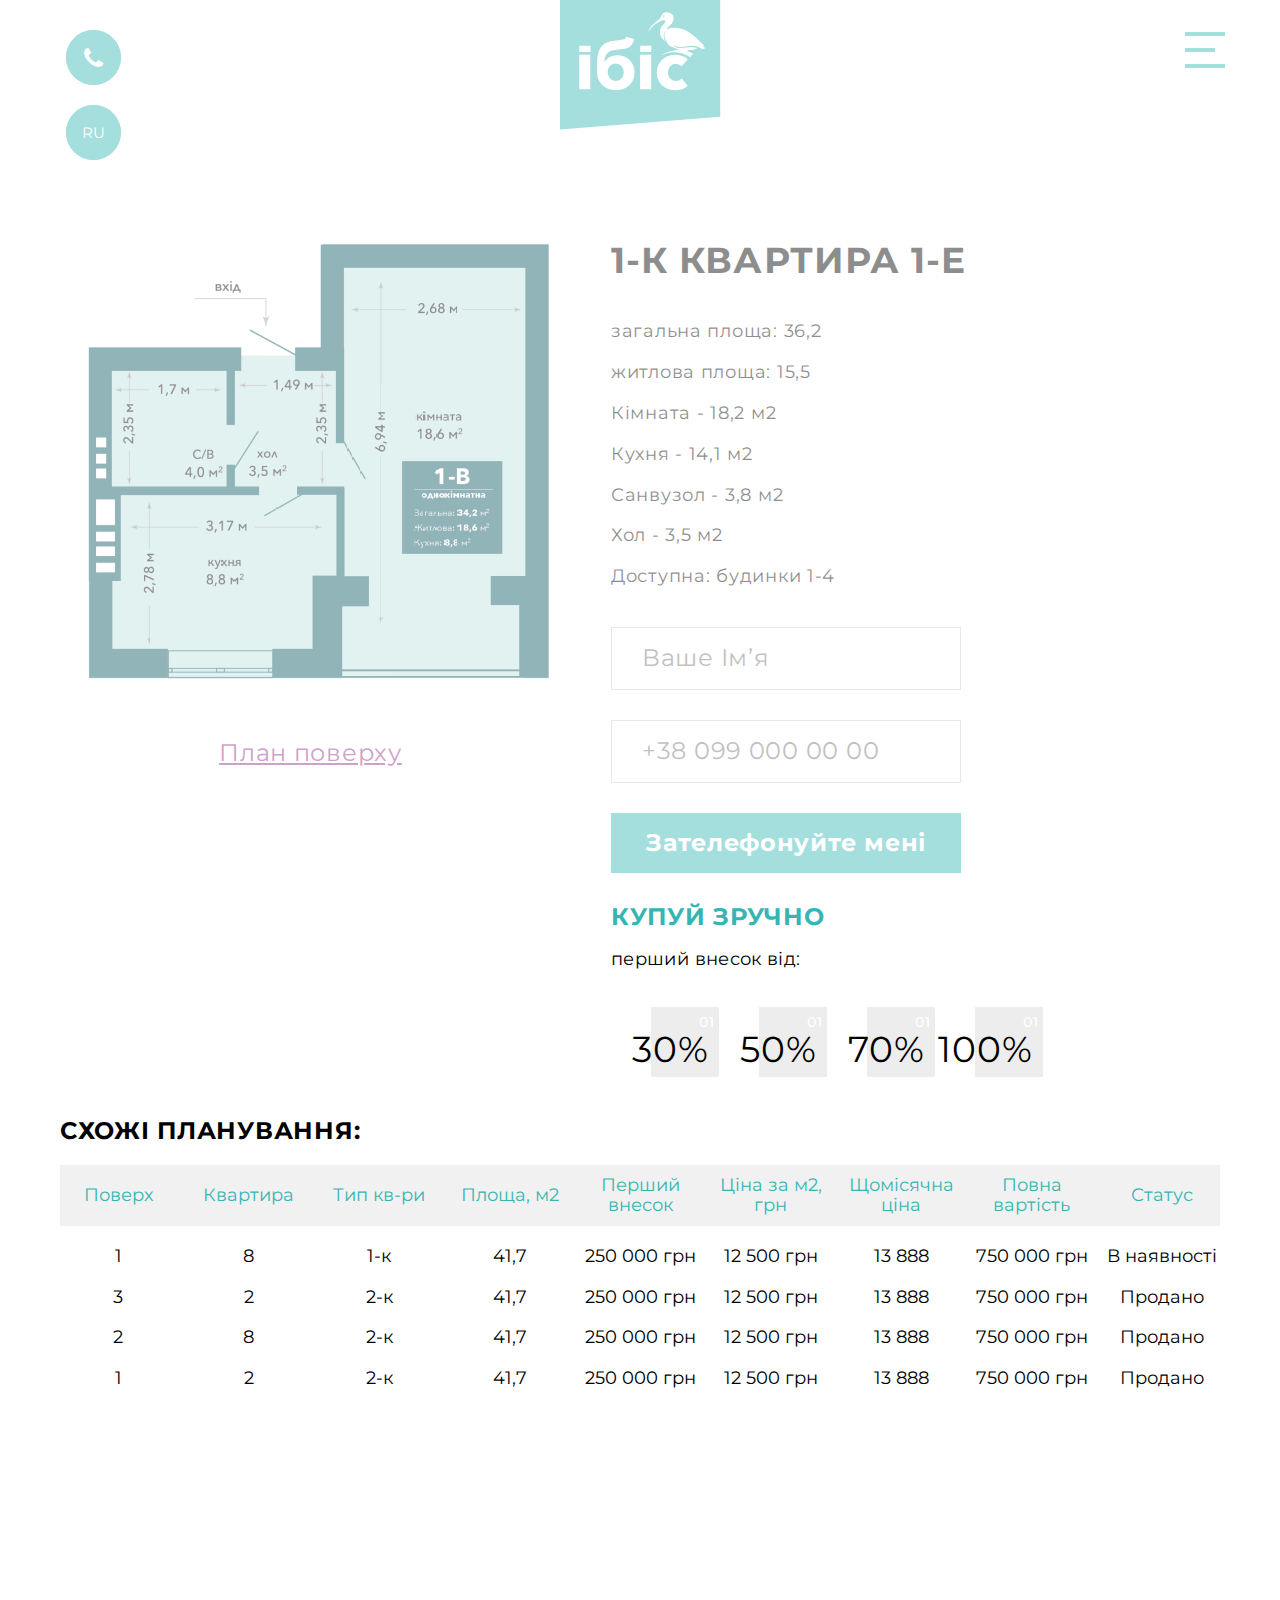
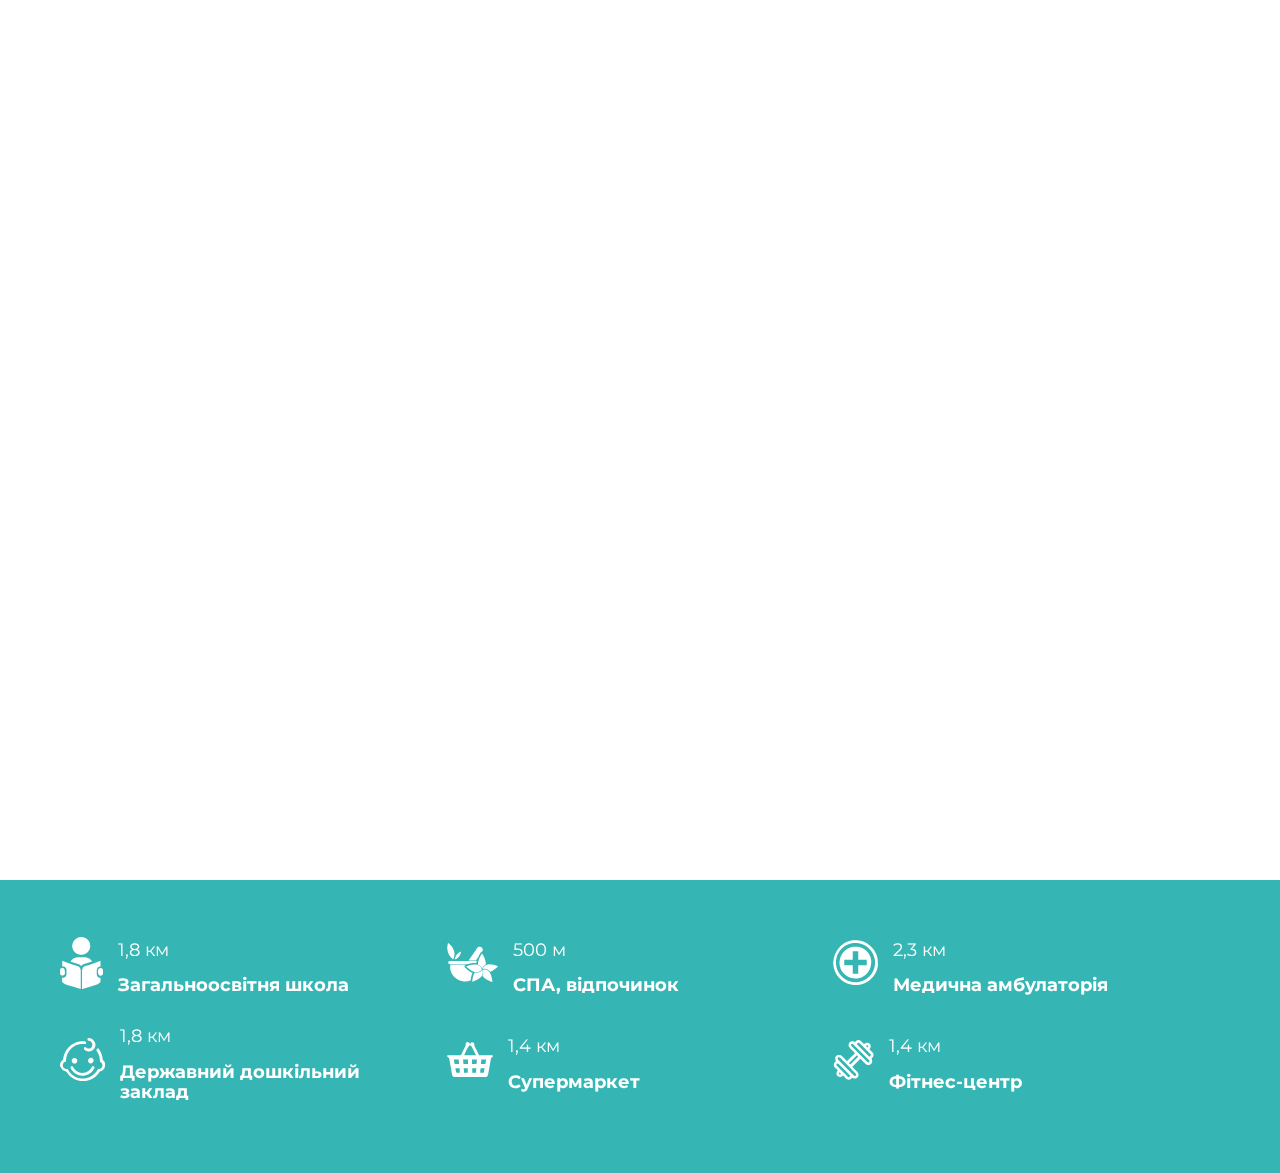
<file: flats-open.html>
<!DOCTYPE html>
<html lang="ru">
<head>
    <meta charset="UTF-8">
    <meta name="viewport" content="width=device-width, initial-scale=1.0">
    <title>1-К КВАРТИРА 1-E</title>

    <!-- CSS стили -->
    <link rel="stylesheet" href="css/libs.css">
    <link rel="stylesheet" href="css/main.css">
</head>
<body>
    <!-- Шапка -->
    <header class="header header-flat">
        <!-- Навигация -->
        <nav id="nav" class="navbar">
            <div class="container">
                <div class="navbar-wrap">
                    <!-- Кнопки -->
                    <div class="buttons">
                        <div class="contacts">
                            <input type="button" class="contacts__link">
                            <ul class="contacts-wrap">
                                <!-- Телефон -->
                                <li class="phone elem">
                                    <span class="circle"></span>
                                    <span class="phone-switch switch">
                                        <i class="fa fa-phone"></i>
                                    </span>
                                    <div class="elem-number">
                                        <a href="tel:+380975357788" class="link">097-535-77-88</a>
                                        <a id="callBtn" href="#" class="text">Получить предложение</a>
                                    </div>
                                </li>
                            </ul>
                        </div>
                        <!-- Язык -->
                        <div class="lang">
                            <div class="elem">
                                <span class="circle"></span>
                                <span class="lang-switch switch">
                                    <span>RU</span>
                                </span>
                                <div class="elem-number lang-elem" >
                                    <a href="/en" class="link">EN</a>
                                    <a href="/ua" class="link">UA</a>
                                </div>
                            </div>
                            
                        </div>
                        
                    </div>
                    <!-- Логотип -->
                    <div class="brand">
                        <a href="index.html">
                            <img class="logo" src="img/logo.png" alt="logo">
                            <img class="logo-mini" src="img/logo-mini.png" alt="logo">
                        </a>
                    </div>
                    <!-- /Логотип -->
                    <!-- Свертывания навигации -->
                    <div class="navbar-collapse">
                        <!-- <span class="one"></span> -->
                        <span></span>
                        <!-- <span class="three"></span> -->
                    </div>
                    <!-- /Свертывания навигации -->

                    <!-- <div class="navbar-nav"> -->
                    <ul class="main-nav">
                        <li class="active"><a href="#">Про комплекс</a></li>
                        <li><a href="#">Квартири</a></li>
                        <li><a href="#">Планування</a></li>
                        <li><a href="#">Акційні пропозиціЇ</a></li>
                        <li><a href="#">Хід будівництва</a></li>
                        <li><a href="#">Контакти</a></li>
                    </ul>
                    <!-- </div> -->
                    <!-- /.navbar-nav -->
                </div>
            </div>
        </nav>
        <!-- /Навигация -->
    </header>
    <!-- /Шапка -->
    <main class="flat">
        <div class="content">
            <div class="container">
                <div class="apart-content">
                    <div class="form-flex">
                        <div class="apart-content__img">
                            <img src="img/34_2.png" alt="">
                            <a href="#" class="apart-content__link">План поверху</a>
                        </div>
                        <div class="apart-content__text">
                            <div class="apart-content__title">1-к квартира 1-E</div>
                            <ul class="apart-content__desc">
                                <li>загальна площа: 36,2</li>
                                <li>житлова площа: 15,5</li>
                                <li>Кімната - 18,2 м2</li>
                                <li>Кухня - 14,1 м2</li>
                                <li>Санвузол - 3,8 м2</li>
                                <li>Хол - 3,5 м2</li>
                                <li>Доступна: будинки 1-4</li>
                            </ul>
                            <div class="apart-content__form">
                                <form class="ajax-form" data-url="ajaxFrom-orderFlatType">
                                    <input type="hidden" name="formid" value="orderFlatType">
                                    <input type="hidden" name="flatTypeId" value="13">
                                
                                    
                                
                                    <input type="text" name="name" value="" placeholder="Ваше Ім’я">
                                    <input type="tel" name="phone" value="" placeholder="+38 099 000 00 00">
                                    <input type="submit" value="Зателефонуйте мені">
                                </form>
                            </div>
                            <div class="contribution">
                                <div class="contribution__text">
                                    <span>КУПУЙ ЗРУЧНО</span>
                                    <p>перший внесок від:</p>
                                </div>
                                <div class="contribution__num">
                                    <label for="r-1">
                                        <input type="radio" name="ex1" id="r-1">
                                        <span class="bg"></span>
                                        <span class="txt">30%</span>
                                    </label>
                                    <label for="r-2">
                                        <input type="radio" name="ex1" id="r-2">
                                        <span class="bg"></span>
                                        <span class="txt">50%</span>
                                    </label>
                                    <label for="r-3">
                                        <input type="radio" name="ex1" id="r-3">
                                        <span class="bg"></span>
                                        <span class="txt">70%</span>
                                    </label>
                                    <label for="r-4">
                                        <input type="radio" name="ex1" id="r-4">
                                        <span class="bg"></span>
                                        <span class="txt">100%</span>
                                    </label>
                                </div>
                            </div>
                        </div>
                    </div>
                    <div class="apart-content-table">
                        <div class="apart-content-table__title">Схожі планування:</div>
                        <div>
                            <div class="table-row table-header">
                                <div class="table-col">Поверх</div>
                                <div class="table-col">Квартира</div>
                                <div class="table-col">Тип кв-ри</div>
                                <div class="table-col">Площа, м2</div>
                                <div class="table-col">Перший внесок</div>
                                <div class="table-col">Ціна за м2, грн</div>
                                <div class="table-col">Щомісячна ціна</div>
                                <div class="table-col">Повна вартість</div>
                                <div class="table-col">Статус</div>
                            </div>
                            <div class="table-row">
                                <div class="table-col">1</div>
                                <div class="table-col">8</div>
                                <div class="table-col">1-к</div>
                                <div class="table-col">41,7</div>
                                <div class="table-col">250 000 грн</div>
                                <div class="table-col">12 500 грн</div>
                                <div class="table-col">13 888</div>
                                <div class="table-col">750 000 грн</div>
                                <div class="table-col">В наявності</div>
                            </div>
                            <div class="table-row">
                                <div class="table-col">3</div>
                                <div class="table-col">2</div>
                                <div class="table-col">2-к</div>
                                <div class="table-col">41,7</div>
                                <div class="table-col">250 000 грн</div>
                                <div class="table-col">12 500 грн</div>
                                <div class="table-col">13 888</div>
                                <div class="table-col">750 000 грн</div>
                                <div class="table-col">Продано</div>
                            </div>
                            <div class="table-row">
                                <div class="table-col">2</div>
                                <div class="table-col">8</div>
                                <div class="table-col">2-к</div>
                                <div class="table-col">41,7</div>
                                <div class="table-col">250 000 грн</div>
                                <div class="table-col">12 500 грн</div>
                                <div class="table-col">13 888</div>
                                <div class="table-col">750 000 грн</div>
                                <div class="table-col">Продано</div>
                            </div>
                            <div class="table-row">
                                <div class="table-col">1</div>
                                <div class="table-col">2</div>
                                <div class="table-col">2-к</div>
                                <div class="table-col">41,7</div>
                                <div class="table-col">250 000 грн</div>
                                <div class="table-col">12 500 грн</div>
                                <div class="table-col">13 888</div>
                                <div class="table-col">750 000 грн</div>
                                <div class="table-col">Продано</div>
                            </div>
                        </div>
                    </div>
                </div>
            </div>
        </div>


        <section class="map">
            <div class="map-wrap">
                <div class="map-google">
                    <iframe src="https://www.google.com/maps/embed?pb=!1m14!1m12!1m3!1d24177.628618050177!2d30.213083804366406!3d50.43439191334732!2m3!1f0!2f0!3f0!3m2!1i1024!2i768!4f13.1!5e0!3m2!1sru!2sua!4v1586171279989!5m2!1sru!2sua" width="100%" height="100%" frameborder="0" style="border:0;" allowfullscreen="" aria-hidden="false" tabindex="0"></iframe>
                    <ul class="map-points-list" data-aos="zoom-out-left">
                        <li class="map-points__item"><img src="img/map/map-icon-1.png"><span>Житловий комплекс ІБІС</span></li>
                        <li class="map-points__item"><img src="img/map/map-icon-2.png"><span>Мережевий супермаркет</span></li>
                        <li class="map-points__item"><img src="img/map/map-icon-3.png"><span>Державний медичний заклад</span></li>
                        <li class="map-points__item"><img src="img/map/map-icon-4.png"><span>Загальноосвітня школа</span></li>
                        <li class="map-points__item"><img src="img/map/map-icon-5.png"><span>Державний дошкільний заклад</span></li>
                        <li class="map-points__item"><img src="img/map/map-icon-6.png"><span>Залізничний вокзал</span></li>
                        <li class="map-points__item"><img src="img/map/map-icon-7.png"><span>Центральна площа Ірпеня</span></li>
                        <li class="map-points__item"><img src="img/map/map-icon-8.png"><span>Міський парк</span></li>
                        <li class="map-points__item"><img src="img/map/map-icon-9.png"><span>Кінотеатр</span></li>
                        <li class="map-points__item"><img src="img/map/map-icon-10.png"><span>Парк “Набережна Ірпеня” - понад 3,5 км зони відпочинку</span></li>
                        <li class="map-points__item"><img src="img/map/map-icon-11.png"><span>Автобусна зупинка</span></li>
                        <li class="map-points__item"><img src="img/map/map-icon-12.png"><span>Національний парк “Голосіївський” </span></li>
                        <li class="map-points__item"><img src="img/map/map-icon-13.png"><span>Дорога, передбачена у генеральному плані м. Ірпінь</span></li>
                    </ul>
                
                </div>
                <div class="map-info">
                    <div class="container">
                        <div class="map-info-wrap">
                            <ul class="map-important-points-list">
                                <li class="map-important-points__item">
                                    <img src="img/map/map-icon-14.png">
                                    <div class="map-important__info">
                                        <p>1,8 км</p>
                                        <span>Загальноосвітня школа </span>
                                    </div>
                                </li>
                                <li class="map-important-points__item">
                                    <img src="img/map/map-icon-15.png">
                                    <div class="map-important__info">
                                        <p>500 м</p>
                                        <span>СПА, відпочинок</span>
                                    </div>
                                </li>
                                <li class="map-important-points__item">
                                    <img src="img/map/map-icon-16.png">
                                    <div class="map-important__info">
                                        <p>2,3 км</p>
                                        <span>Медична амбулаторія</span>
                                    </div>
                                </li>
                                <li class="map-important-points__item">
                                    <img src="img/map/map-icon-17.png">
                                    <div class="map-important__info">
                                        <p>1,8 км</p>
                                        <span>Державний дошкільний заклад</span>
                                    </div>
                                </li>
                                <li class="map-important-points__item">
                                    <img src="img/map/map-icon-18.png">
                                    <div class="map-important__info">
                                        <p>1,4 км</p>
                                        <span>Супермаркет</span>
                                    </div>
                                </li>
                                <li class="map-important-points__item">
                                    <img src="img/map/map-icon-19.png">
                                    <div class="map-important__info">
                                        <p>1,4 км</p>
                                        <span>Фітнес-центр</span>
                                    </div>
                                </li>
                            </ul>
                        </div>
                    </div>
                </div>
            </div>
        </section>
    </main>

    <!-- Презагрузка -->
    <div id="preloader">
        <div class="loader"></div>
    </div>
    <!-- /Презагрузка -->
    <!-- Заказать звонок Модалбное окно -->
    <div id="callModal" class="modal">
        <div class="modal-content">
            <span class="close">&times;</span>
            <div class="call-modal">
                <span>Замовити дзвінок</span>
                <form>
                    <input type="text" placeholder="Iм'я">
                    <input type="tel" placeholder="Ваш телефон">
                    <input type="submit" value="Замовити">
                </form>
            </div>
        </div>
    </div>
    <!-- /Заказать звонок Модалбное окно -->
    <!-- jQuery библиотеки -->
    <script src="js/libs.min.js"></script>

    <script src="js/main.js"></script>
    <script>
      AOS.init();
    </script>
    <script>
        new WOW().init();
    </script>
</body>
</html>
</file>
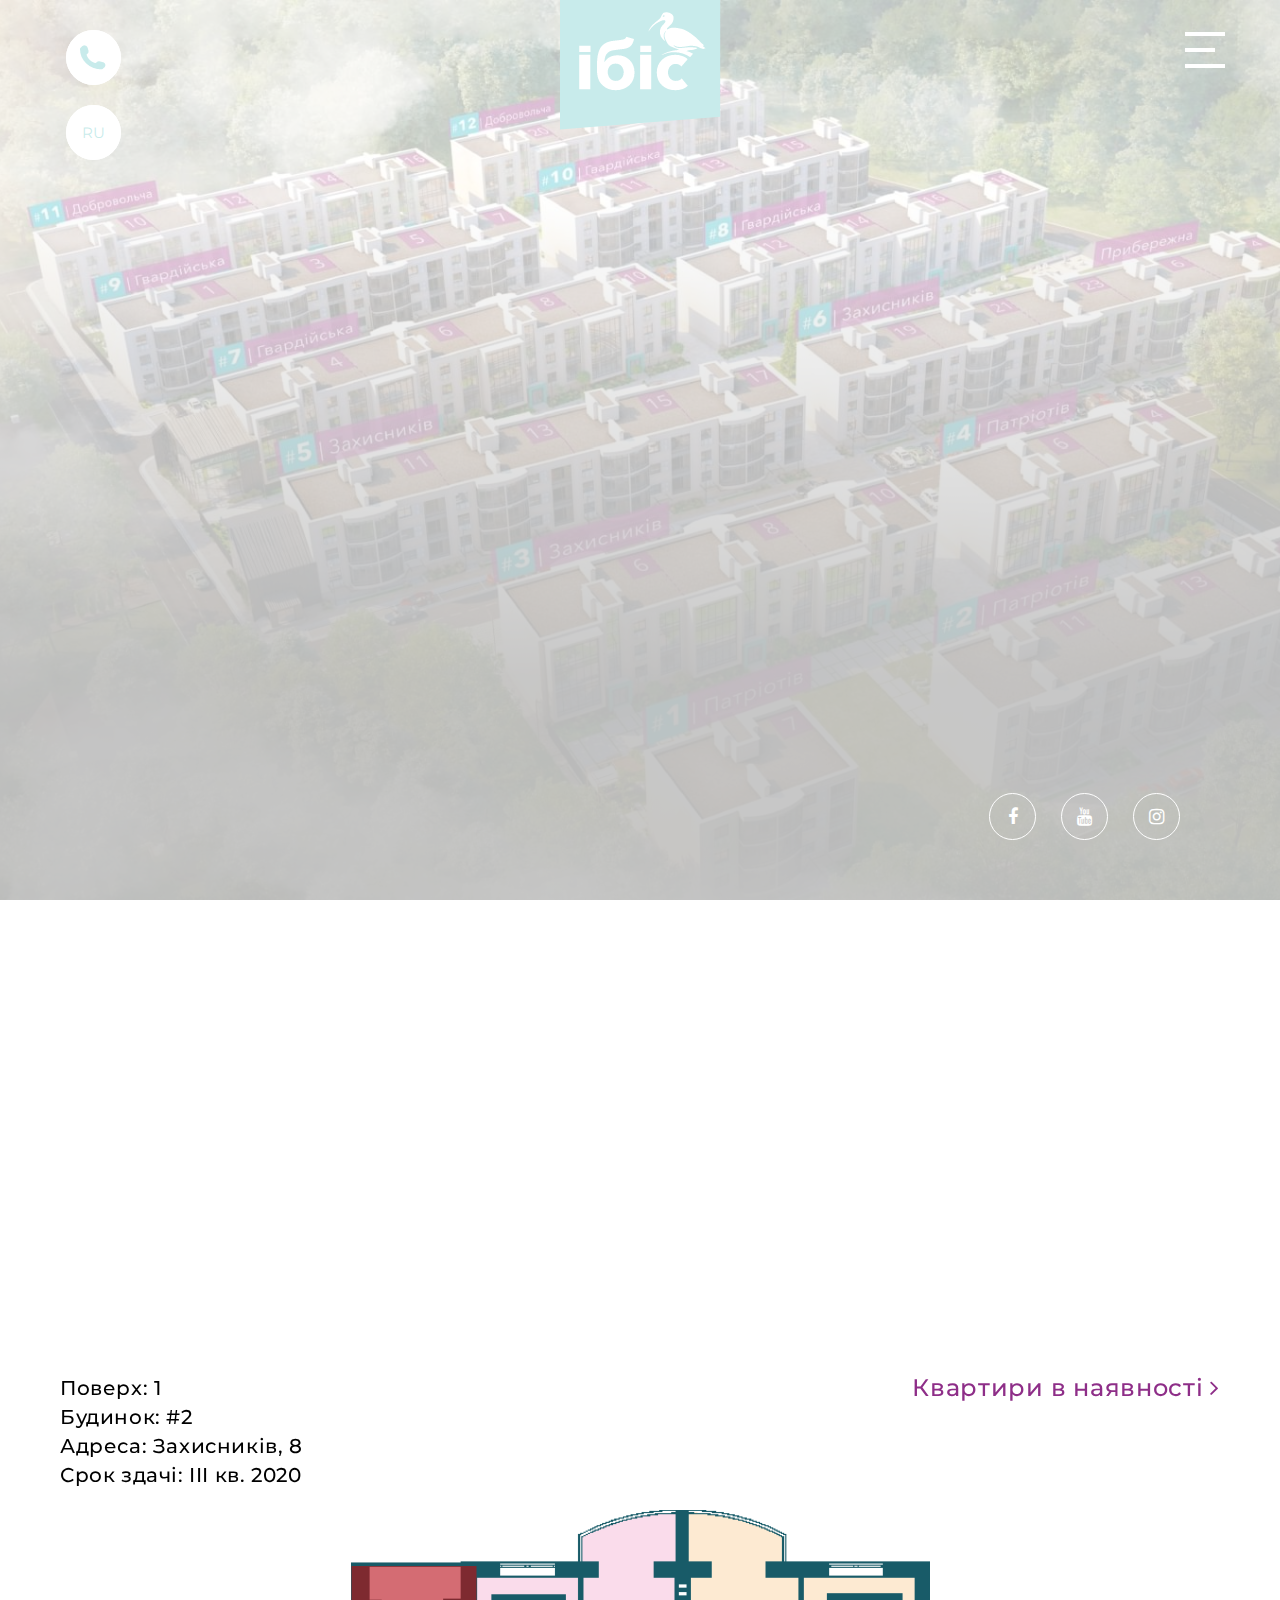
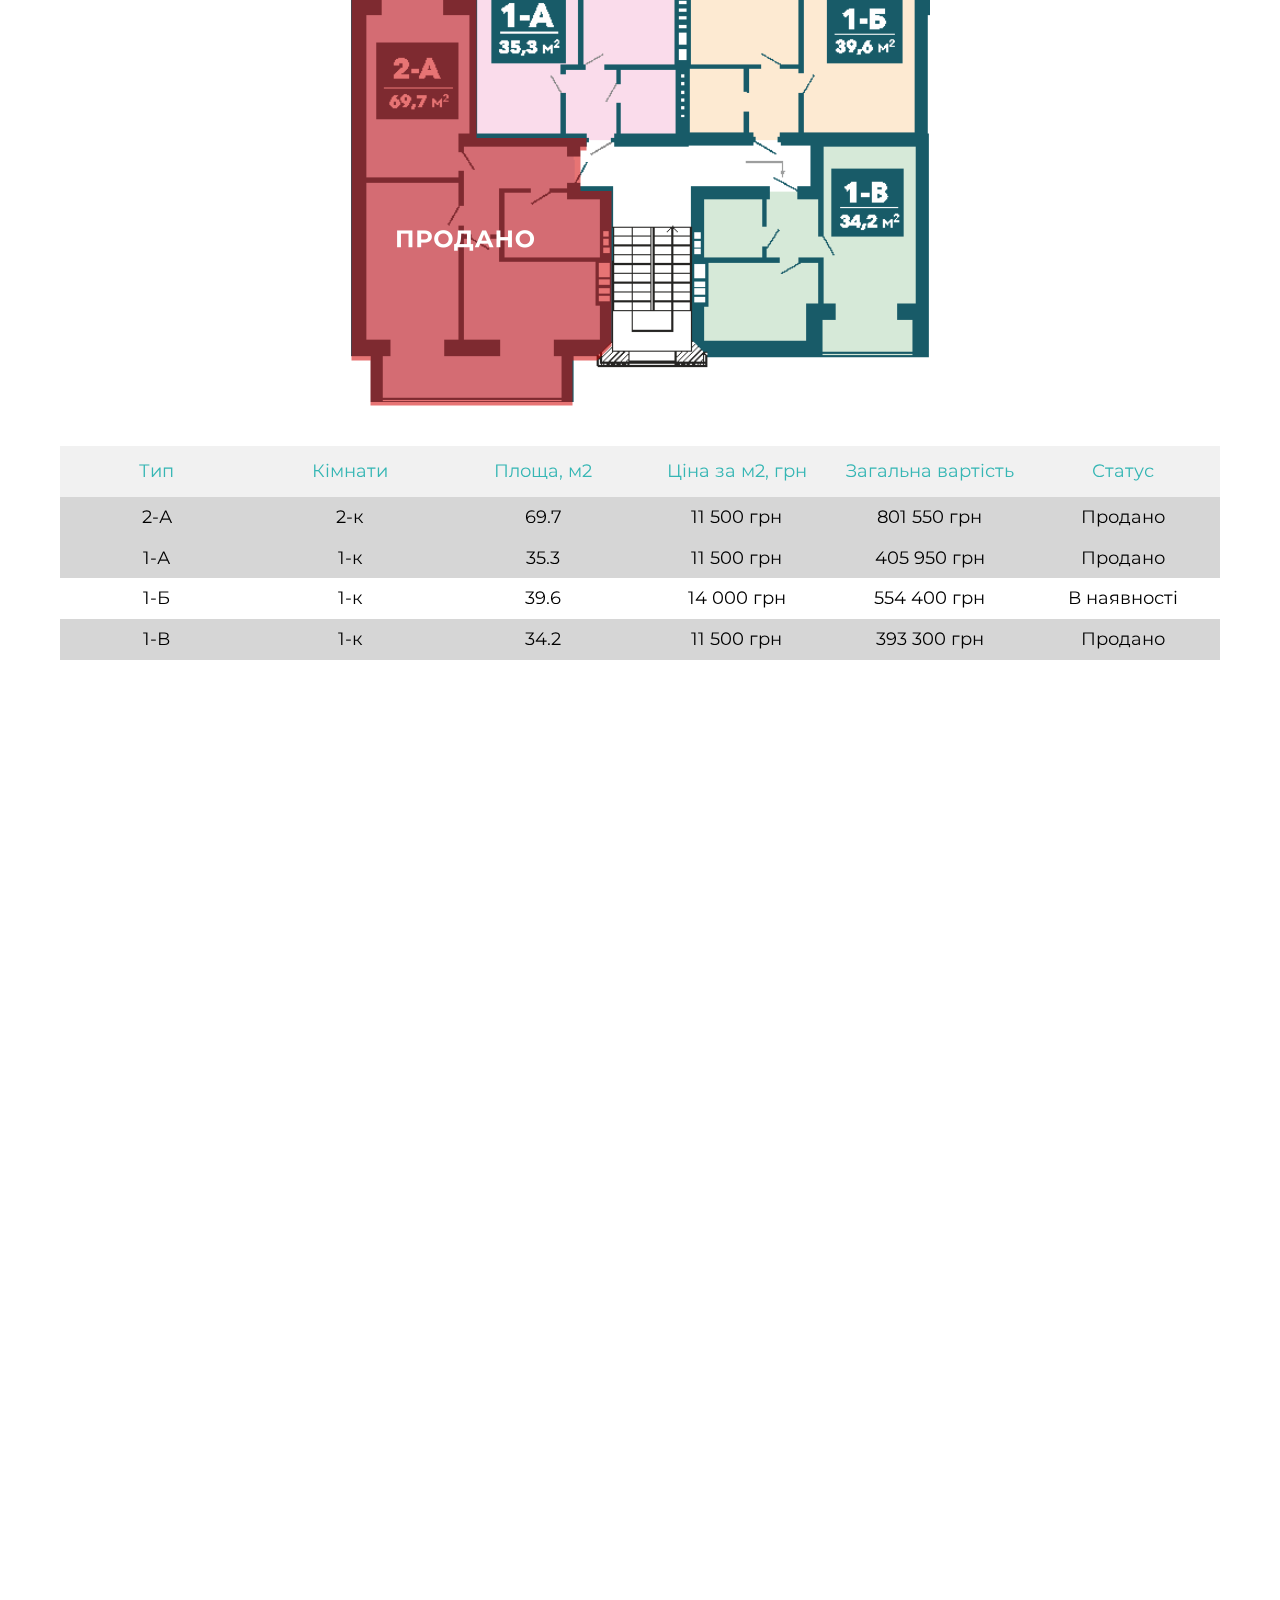
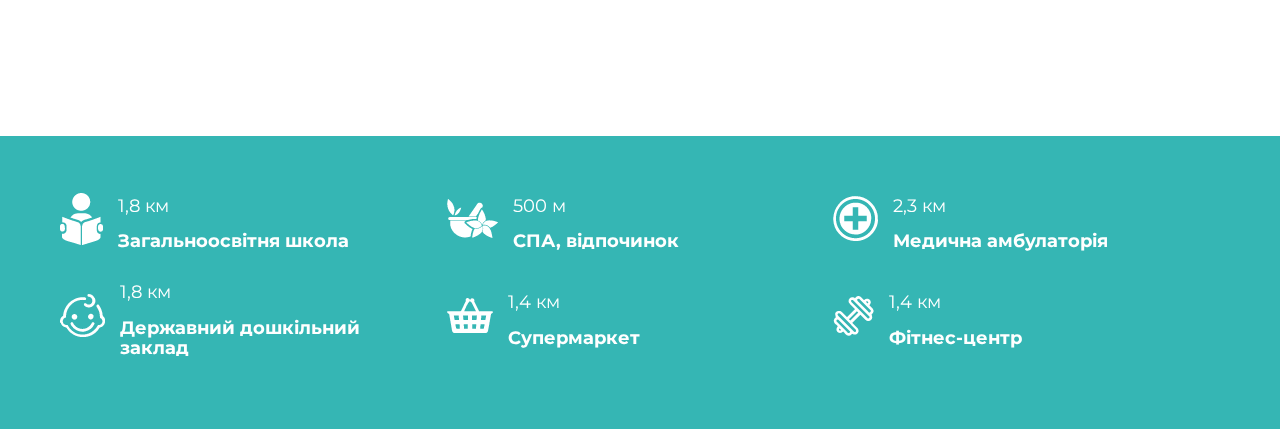
<file: plan-one-1.html>
<!DOCTYPE html>
<html lang="ru">
<head>
    <meta charset="UTF-8">
    <meta name="viewport" content="width=device-width, initial-scale=1.0">
    <title>Поверх 1</title>

    <!-- CSS стили -->
    <link rel="stylesheet" href="css/libs.css">
    <link rel="stylesheet" href="css/main.css">
</head>
<body>

    <!-- Шапка -->
    <header class="header">
        
        <div class="bg-img bg-img-page">
            <div class="overlay"></div>
        </div>

        <!-- Навигация -->
        <nav id="nav" class="navbar">
            <div class="container">
                <div class="navbar-wrap">
                    <!-- Кнопки -->
                    <div class="buttons">
                        <div class="contacts">
                            <input type="button" class="contacts__link">
                            <ul class="contacts-wrap">
                                <!-- Телефон -->
                                <li class="phone elem">
                                    <span class="circle"></span>
                                    <span class="phone-switch switch">
                                        <img src="img/icon-phone.png" >
                                    </span>
                                    <div class="elem-number" >
                                        <a href="#" class="link">097-535-77-88</a>
                                        <a id="callBtn" href="#" class="text">Получить предложение</a>
                                    </div>
                                </li>
                            </ul>
                        </div>
                        <!-- Язык -->
                        <div class="lang">
                            <div class="elem">
                                <span class="circle"></span>
                                <span class="lang-switch switch">
                                    <span>RU</span>
                                </span>
                                <div class="elem-number lang-elem" >
                                    <a href="/en" class="link">EN</a>
                                    <a href="/ua" class="link">UA</a>
                                </div>
                            </div>
                            
                        </div>
                        
                    </div>
                    <!-- Логотип -->
                    <div class="brand">
                        <a href="index.html">
                            <img class="logo" src="img/logo.png" alt="logo">
                            <img class="logo-mini" src="img/logo-mini.png" alt="logo">
                        </a>
                    </div>
                    <!-- /Логотип -->
                    <!-- Свертывания навигации -->
                    <div class="navbar-collapse">
                        <!-- <span class="one"></span> -->
                        <span></span>
                        <!-- <span class="three"></span> -->
                    </div>
                    <!-- /Свертывания навигации -->

                    <!-- <div class="navbar-nav"> -->
                    <ul class="main-nav">
                        <li class="active"><a href="#">Про комплекс</a></li>
                        <li><a href="#">Квартири</a></li>
                        <li><a href="#">Планування</a></li>
                        <li><a href="#">Акційні пропозиціЇ</a></li>
                        <li><a href="#">Хід будівництва</a></li>
                        <li><a href="#">Контакти</a></li>
                    </ul>
                    <!-- </div> -->
                    <!-- /.navbar-nav -->
                </div>
            </div>
        </nav>
        <!-- /Навигация -->
        
        <div class="header-wrap">
            <div class="container">
                <div class="header-row">
                    <div class="social">
                        <ul>
                            <li class="wow bounceInRight" data-wow-duration="1.5s" data-wow-delay="1s"><a href="#"><i class="fa fa-facebook"></i></a></li>
                            <li class="wow bounceInRight" data-wow-duration="1.5s" data-wow-delay="1.3s"><a href="#"><i class="fa fa-youtube"></i></a></li>
                            <li class="wow bounceInRight" data-wow-duration="1.5s" data-wow-delay="1.6s"><a href="#"><i class="fa fa-instagram"></i></a></li>
                        </ul>
                    </div>
                </div>
            </div>
        </div>
        
    </header>
    <!-- /Шапка -->
    <main class="plan plan-one-1">
        <div class="content">
            <div class="container">
                <div class="filter" data-aos="zoom-out-up">
                    <div class="filter__title">ЖИТЛОВИЙ КОМПЛЕКС Комфорт-КЛАСУ</div>
                    <form class="filter-plan">
                        <div class="filter__radio filter-num-house">
                            <span class="filter__txt">Номер будинку:</span>
                            <div class="labels">
                                <label for="num-1">
                                    <input type="radio" name="num" id="num-1">
                                    <span>#1</span>
                                </label>
                                <label for="num-2">
                                    <input type="radio" name="num" id="num-2">
                                    <span>#2</span>
                                </label>
                                <label for="num-3">
                                    <input type="radio" name="num" id="num-3">
                                    <span>#3</span>
                                </label>
                                <label for="num-4">
                                    <input type="radio" name="num" id="num-4">
                                    <span>#4</span>
                                </label>
                                <label for="num-5">
                                    <input type="radio" name="num" id="num-5">
                                    <span>#5</span>
                                </label>
                                <label for="num-6">
                                    <input type="radio" name="num" id="num-6">
                                    <span>#6</span>
                                </label>
                                <label for="num-7">
                                    <input type="radio" name="num" id="num-7">
                                    <span>#7</span>
                                </label>
                                <label for="num-8">
                                    <input type="radio" name="num" id="num-8">
                                    <span>#8</span>
                                </label>
                                <label for="num-9">
                                    <input type="radio" name="num" id="num-9">
                                    <span>#9</span>
                                </label>
                                <label for="num-10">
                                    <input type="radio" name="num" id="num-10">
                                    <span>#10</span>
                                </label>
                                <label for="num-11">
                                    <input type="radio" name="num" id="num-11">
                                    <span>#11</span>
                                </label>
                                <label for="num-12">
                                    <input type="radio" name="num" id="num-12">
                                    <span>#12</span>
                                </label>
                            </div>
                            <a href="" class="filter__link-all">Усі</a>
                        </div>
                        <div class="filter__select">
                            <span class="filter__txt">Адреса:</span>
                            <div class="select">
                                <select id="adrress">
                                    <option value="0">Захисників, 2</option>
                                    <option value="1">Захисників, 4</option>
                                    <option value="2">Захисників, 8</option>
                                    <option value="3">Захисників, 9</option>
                                </select>
                            </div>
                        </div>
                        <div class="filter__radio filter-over">
                            <span class="filter__txt">Поверх:</span>
                            <div class="labels">
                                <label for="over-1">
                                    <input type="radio" name="over" id="over-1">
                                    <span>1</span>
                                </label>
                                <label for="over-2">
                                    <input type="radio" name="over" id="over-2">
                                    <span>2</span>
                                </label>
                                <label for="over-3">
                                    <input type="radio" name="over" id="over-3">
                                    <span>3</span>
                                </label>
                            </div>
                            <a href="" class="filter__link-all">Усі </a>
                        </div>
                    </form>
                </div>
                <div class="plans">
                    <a class="plans__in-stock" href="#">Квартири в наявності <i class="fa fa-angle-right"></i></a>
                    <div class="plans-list">
                        <div class="plan-item">
                            <ul class="plan-item__text">
                                <li>Поверх: 1</li>
                                <li>Будинок: #2</li>
                                <li>Адреса: Захисників, 8</li>
                                <li>Срок здачі: III кв. 2020</li>
                            </ul>
                            <div class="plan-item__floor">
                                <div class="plan-item__img">
                                    <img src="img/plans/plan-1.png" alt="Поверх 1">
                                    <img class="plan-item__sales" src="img/flats-sales/flat-2a.png" alt="Квартира 2a">
                                    
                                </div>
                            </div>
                            <div class="plan-item__table">
                                <div style="overflow: auto;">
                                    <div class="table-row table-header">
                                        <div class="table-col">Тип</div>
                                        <div class="table-col">Кімнати</div>
                                        <div class="table-col">Площа, м2</div>
                                        <div class="table-col">Ціна за м2, грн</div>
                                        <div class="table-col">Загальна вартість</div>
                                        <div class="table-col">Статус</div>
                                    </div>
                                    <div class="table-row sales">
                                        <div class="table-col">2-А</div>
                                        <div class="table-col">2-к</div>
                                        <div class="table-col">69.7</div>
                                        <div class="table-col">11 500&nbsp;грн</div>
                                        <div class="table-col">801 550&nbsp;грн</div>
                                        <div class="table-col">Продано</div>
                                    </div>
                                    <div class="table-row sales">
                                        <div class="table-col">1-А</div>
                                        <div class="table-col">1-к</div>
                                        <div class="table-col">35.3</div>
                                        <div class="table-col">11 500&nbsp;грн</div>
                                        <div class="table-col">405 950&nbsp;грн</div>
                                        <div class="table-col">Продано</div>
                                    </div>
                                    <a class="table-row in-stock" href="#">
                                        <div class="table-col">1-Б</div>
                                        <div class="table-col">1-к</div>
                                        <div class="table-col">39.6</div>
                                        <div class="table-col">14 000&nbsp;грн</div>
                                        <div class="table-col">554 400&nbsp;грн</div>
                                        <div class="table-col">В наявності</div>
                                    </a>
                                    <div class="table-row sales">
                                        <div class="table-col">1-В</div>
                                        <div class="table-col">1-к</div>
                                        <div class="table-col">34.2</div>
                                        <div class="table-col">11 500&nbsp;грн</div>
                                        <div class="table-col">393 300&nbsp;грн</div>
                                        <div class="table-col">Продано</div>
                                    </div>
                                </div>
                            </div>
                        </div>
                    </div>
                </div>
            </div>
        </div>


        <section class="map">
            <div class="map-wrap">
                <div class="map-google">
                    <iframe src="https://www.google.com/maps/embed?pb=!1m14!1m12!1m3!1d24177.628618050177!2d30.213083804366406!3d50.43439191334732!2m3!1f0!2f0!3f0!3m2!1i1024!2i768!4f13.1!5e0!3m2!1sru!2sua!4v1586171279989!5m2!1sru!2sua" width="100%" height="100%" frameborder="0" style="border:0;" allowfullscreen="" aria-hidden="false" tabindex="0"></iframe>
                    <ul class="map-points-list" data-aos="zoom-out-left">
                        <li class="map-points__item"><img src="img/map/map-icon-1.png"><span>Житловий комплекс ІБІС</span></li>
                        <li class="map-points__item"><img src="img/map/map-icon-2.png"><span>Мережевий супермаркет</span></li>
                        <li class="map-points__item"><img src="img/map/map-icon-3.png"><span>Державний медичний заклад</span></li>
                        <li class="map-points__item"><img src="img/map/map-icon-4.png"><span>Загальноосвітня школа</span></li>
                        <li class="map-points__item"><img src="img/map/map-icon-5.png"><span>Державний дошкільний заклад</span></li>
                        <li class="map-points__item"><img src="img/map/map-icon-6.png"><span>Залізничний вокзал</span></li>
                        <li class="map-points__item"><img src="img/map/map-icon-7.png"><span>Центральна площа Ірпеня</span></li>
                        <li class="map-points__item"><img src="img/map/map-icon-8.png"><span>Міський парк</span></li>
                        <li class="map-points__item"><img src="img/map/map-icon-9.png"><span>Кінотеатр</span></li>
                        <li class="map-points__item"><img src="img/map/map-icon-10.png"><span>Парк “Набережна Ірпеня” - понад 3,5 км зони відпочинку</span></li>
                        <li class="map-points__item"><img src="img/map/map-icon-11.png"><span>Автобусна зупинка</span></li>
                        <li class="map-points__item"><img src="img/map/map-icon-12.png"><span>Національний парк “Голосіївський” </span></li>
                        <li class="map-points__item"><img src="img/map/map-icon-13.png"><span>Дорога, передбачена у генеральному плані м. Ірпінь</span></li>
                    </ul>
                
                </div>
                <div class="map-info">
                    <div class="container">
                        <div class="map-info-wrap">
                            <ul class="map-important-points-list">
                                <li class="map-important-points__item">
                                    <img src="img/map/map-icon-14.png">
                                    <div class="map-important__info">
                                        <p>1,8 км</p>
                                        <span>Загальноосвітня школа </span>
                                    </div>
                                </li>
                                <li class="map-important-points__item">
                                    <img src="img/map/map-icon-15.png">
                                    <div class="map-important__info">
                                        <p>500 м</p>
                                        <span>СПА, відпочинок</span>
                                    </div>
                                </li>
                                <li class="map-important-points__item">
                                    <img src="img/map/map-icon-16.png">
                                    <div class="map-important__info">
                                        <p>2,3 км</p>
                                        <span>Медична амбулаторія</span>
                                    </div>
                                </li>
                                <li class="map-important-points__item">
                                    <img src="img/map/map-icon-17.png">
                                    <div class="map-important__info">
                                        <p>1,8 км</p>
                                        <span>Державний дошкільний заклад</span>
                                    </div>
                                </li>
                                <li class="map-important-points__item">
                                    <img src="img/map/map-icon-18.png">
                                    <div class="map-important__info">
                                        <p>1,4 км</p>
                                        <span>Супермаркет</span>
                                    </div>
                                </li>
                                <li class="map-important-points__item">
                                    <img src="img/map/map-icon-19.png">
                                    <div class="map-important__info">
                                        <p>1,4 км</p>
                                        <span>Фітнес-центр</span>
                                    </div>
                                </li>
                            </ul>
                        </div>
                    </div>
                </div>
            </div>
        </section>
    </main>

    <!-- Презагрузка -->
    <div id="preloader">
        <div class="loader"></div>
    </div>
    <!-- /Презагрузка -->

    <!-- jQuery библиотеки -->
    <script src="js/libs.min.js"></script>

    <!-- Модалбное окно -->
    <div id="callModal" class="modal">
        <div class="modal-content">
            <span class="close">&times;</span>
            <div class="call-modal">
                <span>Замовити дзвінок</span>
                <form>
                    <input type="text" placeholder="Iм'я">
                    <input type="tel" placeholder="Ваш телефон">
                    <input type="submit" value="Замовити">
                </form>
            </div>
        </div>
    </div>
    <!-- /Модалбное окно -->
    <script src="js/main.js"></script>
    <script src="js/libs_pack/jquery-ui.js"></script>

    <script>
      AOS.init();
    </script>
    <script>
        new WOW().init();
    </script>
    <script>
        $( function() {
            $( "#adrress" ).selectmenu();
        });
    </script>
    
</body>
</html>
</file>
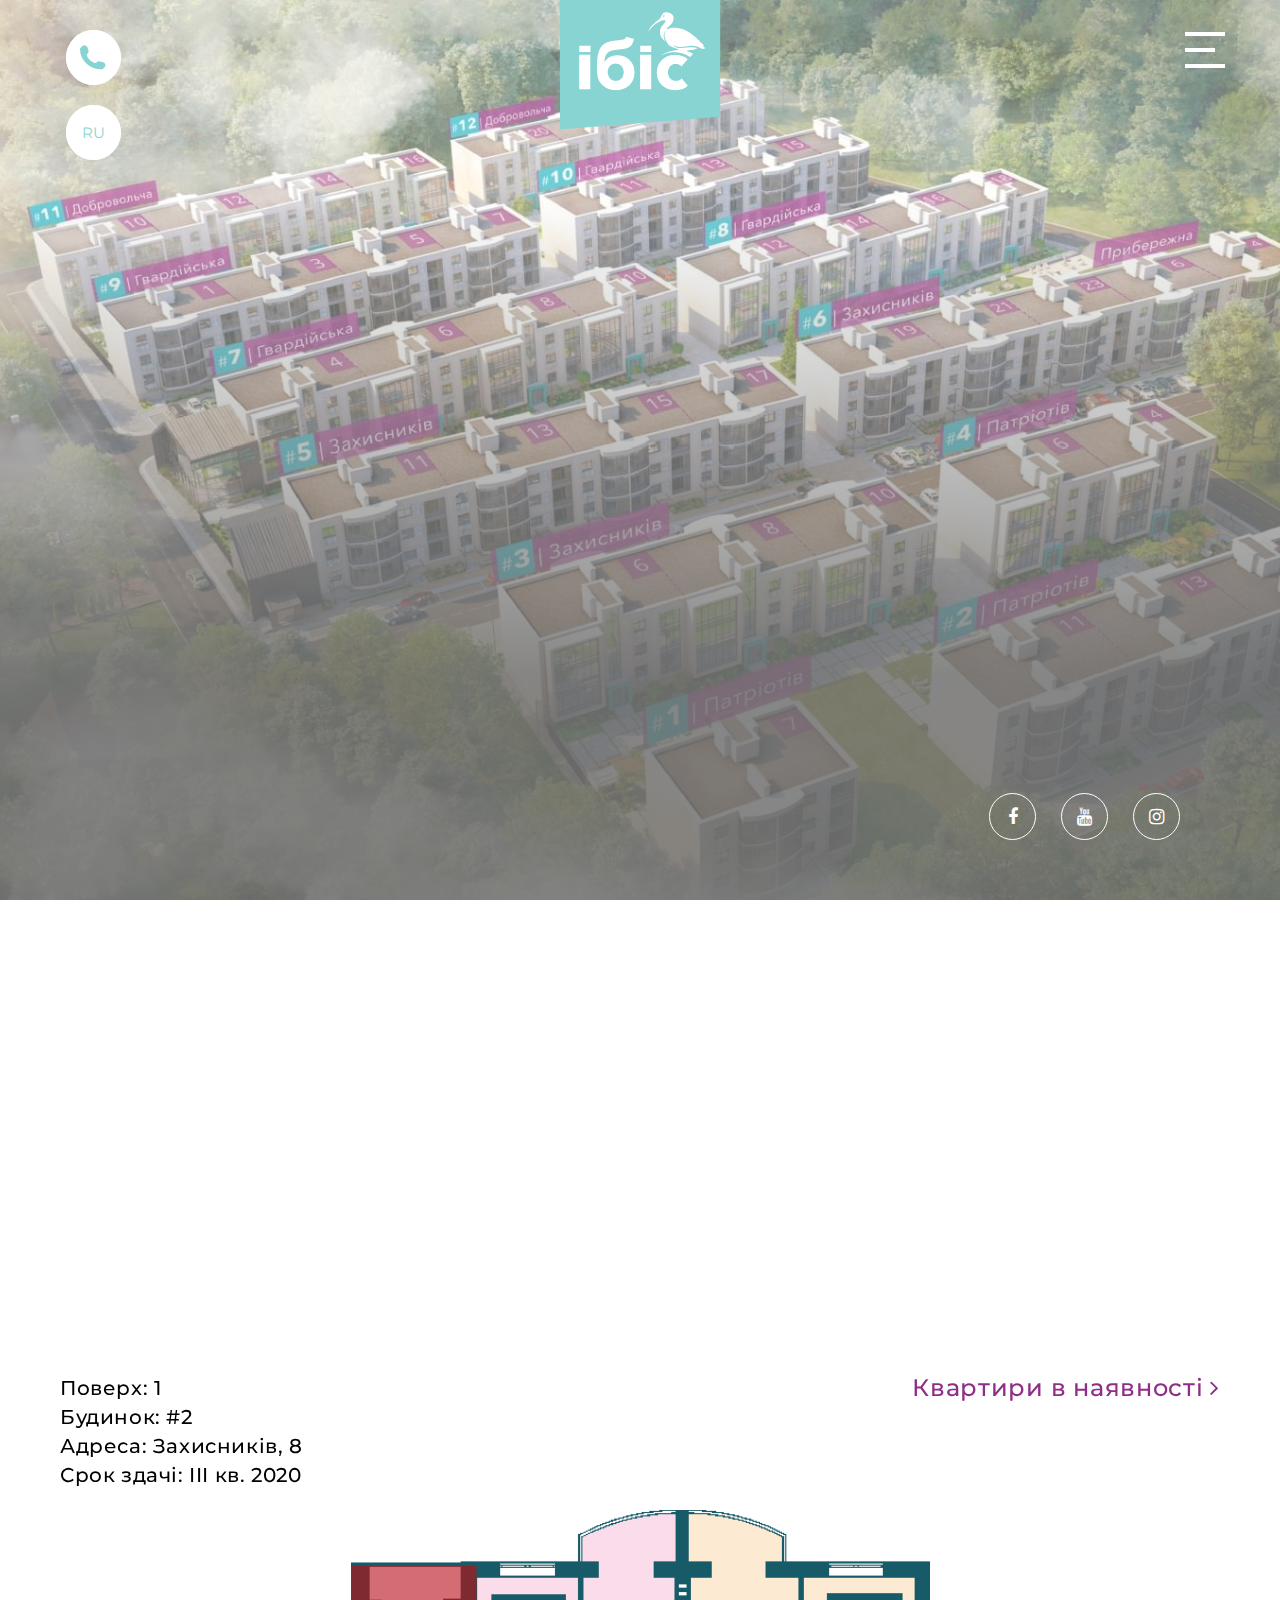
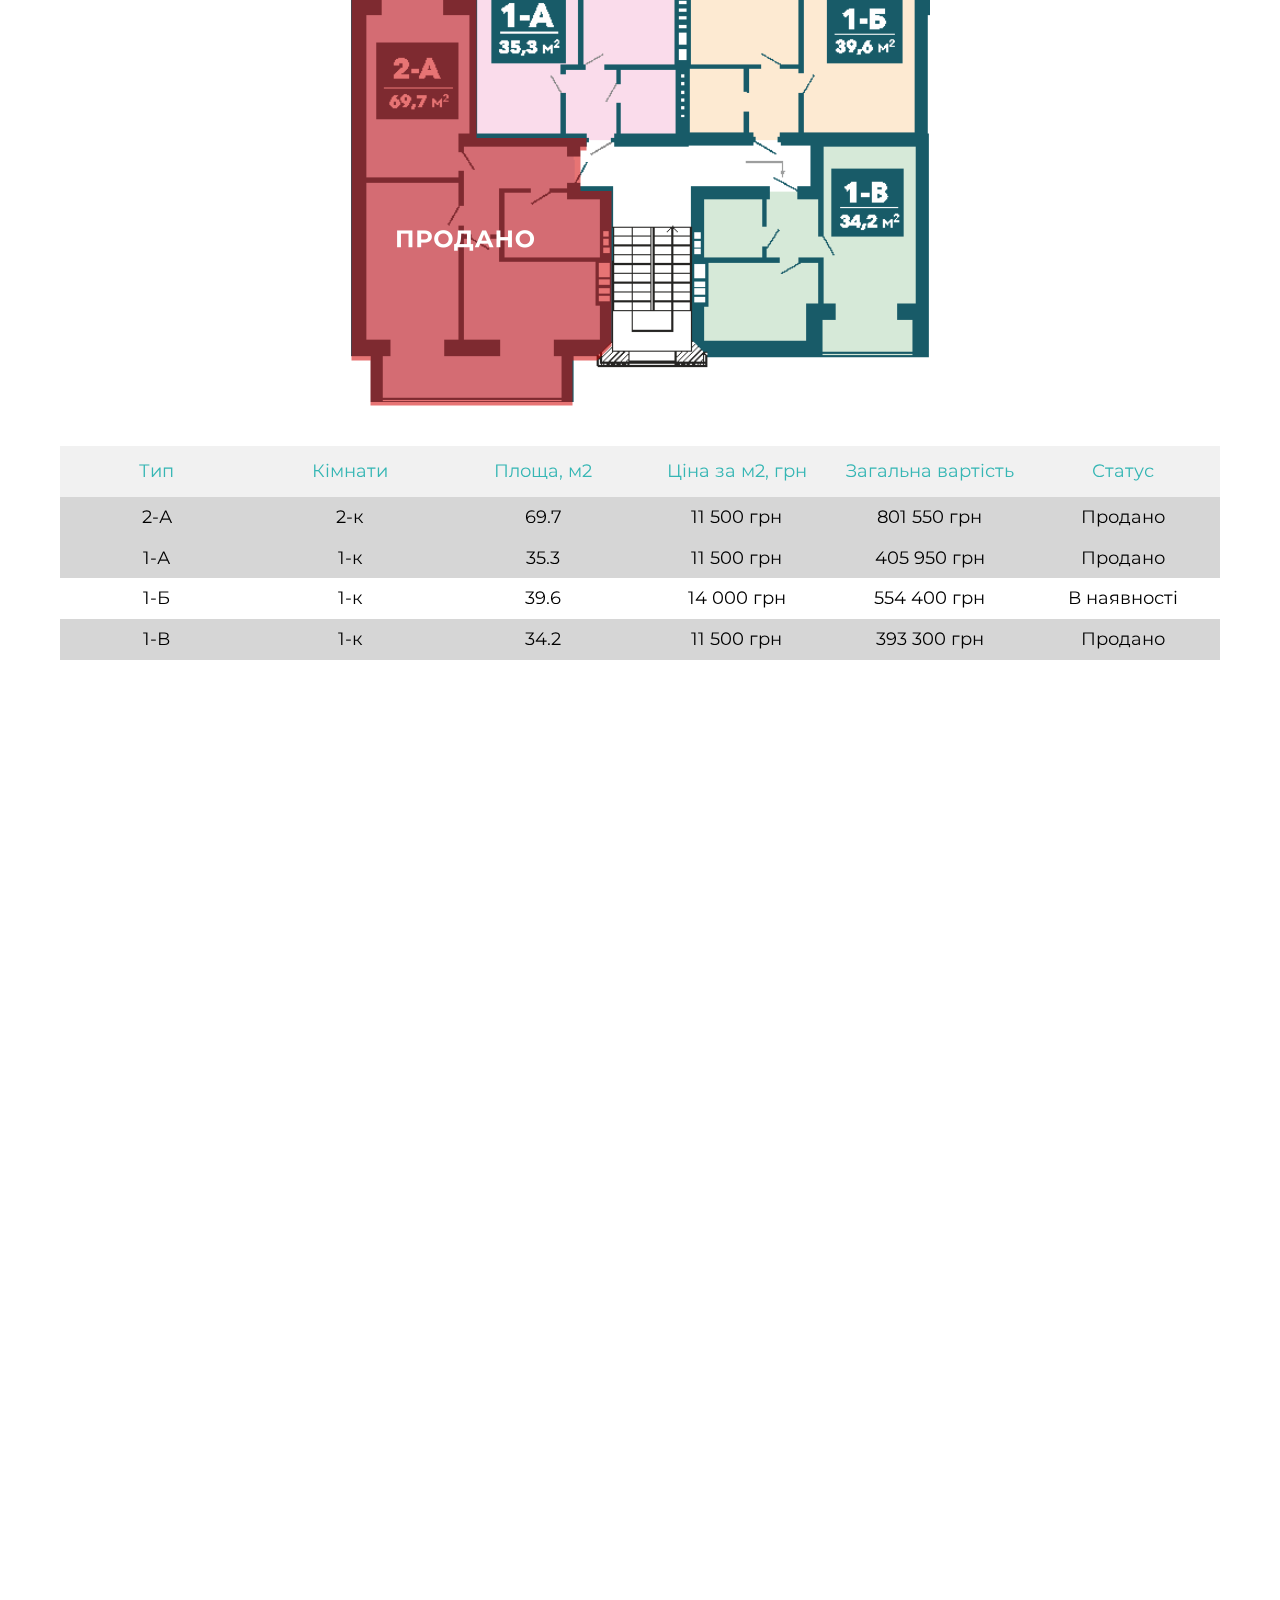
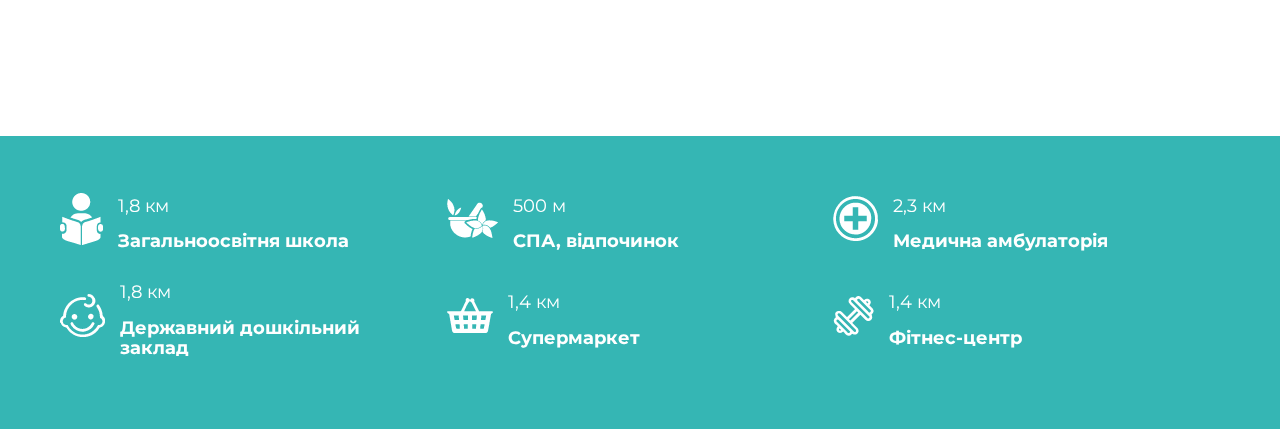
<file: plan-one.html>
<!DOCTYPE html>
<html lang="ru">
<head>
    <meta charset="UTF-8">
    <meta name="viewport" content="width=device-width, initial-scale=1.0">
    <title>Поверх 1</title>

    <!-- CSS стили -->
    <link rel="stylesheet" href="css/libs.css">
    <link rel="stylesheet" href="css/main.css">
</head>
<body>

    <!-- Шапка -->
    <header class="header">
        
        <div class="bg-img bg-img-page">
            <div class="overlay"></div>
        </div>

        <!-- Навигация -->
        <nav id="nav" class="navbar">
            <div class="container">
                <div class="navbar-wrap">
                    <!-- Кнопки -->
                    <div class="buttons">
                        <div class="contacts">
                            <input type="button" class="contacts__link">
                            <ul class="contacts-wrap">
                                <!-- Телефон -->
                                <li class="phone elem">
                                    <span class="circle"></span>
                                    <span class="phone-switch switch">
                                        <img src="img/icon-phone.png" >
                                    </span>
                                    <div class="elem-number" >
                                        <a href="#" class="link">097-535-77-88</a>
                                        <a id="callBtn" href="#" class="text">Получить предложение</a>
                                    </div>
                                </li>
                            </ul>
                        </div>
                        <!-- Язык -->
                        <div class="lang">
                            <div class="elem">
                                <span class="circle"></span>
                                <span class="lang-switch switch">
                                    <span>RU</span>
                                </span>
                                <div class="elem-number lang-elem" >
                                    <a href="/en" class="link">EN</a>
                                    <a href="/ua" class="link">UA</a>
                                </div>
                            </div>
                            
                        </div>
                        
                    </div>
                    <!-- Логотип -->
                    <div class="brand">
                        <a href="index.html">
                            <img class="logo" src="img/logo.png" alt="logo">
                            <img class="logo-mini" src="img/logo-mini.png" alt="logo">
                        </a>
                    </div>
                    <!-- /Логотип -->
                    <!-- Свертывания навигации -->
                    <div class="navbar-collapse">
                        <!-- <span class="one"></span> -->
                        <span></span>
                        <!-- <span class="three"></span> -->
                    </div>
                    <!-- /Свертывания навигации -->

                    <!-- <div class="navbar-nav"> -->
                    <ul class="main-nav">
                        <li class="active"><a href="#">Про комплекс</a></li>
                        <li><a href="#">Квартири</a></li>
                        <li><a href="#">Планування</a></li>
                        <li><a href="#">Акційні пропозиціЇ</a></li>
                        <li><a href="#">Хід будівництва</a></li>
                        <li><a href="#">Контакти</a></li>
                    </ul>
                    <!-- </div> -->
                    <!-- /.navbar-nav -->
                </div>
            </div>
        </nav>
        <!-- /Навигация -->
        
        <div class="header-wrap">
            <div class="container">
                <div class="header-row">
                    <div class="social">
                        <ul>
                            <li class="wow bounceInRight" data-wow-duration="1.5s" data-wow-delay="1s"><a href="#"><i class="fa fa-facebook"></i></a></li>
                            <li class="wow bounceInRight" data-wow-duration="1.5s" data-wow-delay="1.3s"><a href="#"><i class="fa fa-youtube"></i></a></li>
                            <li class="wow bounceInRight" data-wow-duration="1.5s" data-wow-delay="1.6s"><a href="#"><i class="fa fa-instagram"></i></a></li>
                        </ul>
                    </div>
                </div>
            </div>
        </div>
        
    </header>
    <!-- /Шапка -->
    <main class="plan">
        <div class="content">
            <div class="container">
                <div class="filter" data-aos="zoom-out-up">
                    <div class="filter__title">ЖИТЛОВИЙ КОМПЛЕКС Комфорт-КЛАСУ</div>

                    <form class="filter-plan">
                        <div class="filter__radio filter-num-house">
                            <span class="filter__txt">Номер будинку:</span>
                            <div class="labels">
                                <label for="num-1">
                                    <input type="radio" name="num" id="num-1">
                                    <span>#1</span>
                                </label>
                                <label for="num-2">
                                    <input type="radio" name="num" id="num-2">
                                    <span>#2</span>
                                </label>
                                <label for="num-3">
                                    <input type="radio" name="num" id="num-3">
                                    <span>#3</span>
                                </label>
                                <label for="num-4">
                                    <input type="radio" name="num" id="num-4">
                                    <span>#4</span>
                                </label>
                                <label for="num-5">
                                    <input type="radio" name="num" id="num-5">
                                    <span>#5</span>
                                </label>
                                <label for="num-6">
                                    <input type="radio" name="num" id="num-6">
                                    <span>#6</span>
                                </label>
                                <label for="num-7">
                                    <input type="radio" name="num" id="num-7">
                                    <span>#7</span>
                                </label>
                                <label for="num-8">
                                    <input type="radio" name="num" id="num-8">
                                    <span>#8</span>
                                </label>
                                <label for="num-9">
                                    <input type="radio" name="num" id="num-9">
                                    <span>#9</span>
                                </label>
                                <label for="num-10">
                                    <input type="radio" name="num" id="num-10">
                                    <span>#10</span>
                                </label>
                                <label for="num-11">
                                    <input type="radio" name="num" id="num-11">
                                    <span>#11</span>
                                </label>
                                <label for="num-12">
                                    <input type="radio" name="num" id="num-12">
                                    <span>#12</span>
                                </label>
                            </div>
                            <a href="" class="filter__link-all">Усі</a>
                        </div>
                        <div class="filter__select">
                            <span class="filter__txt">Адреса:</span>
                            <div class="select">
                                <select id="adrress">
                                    <option value="0">Захисників, 2</option>
                                    <option value="1">Захисників, 4</option>
                                    <option value="2">Захисників, 8</option>
                                    <option value="3">Захисників, 9</option>
                                </select>
                            </div>
                        </div>
                        <div class="filter__radio filter-over">
                            <span class="filter__txt">Поверх:</span>
                            <div class="labels">
                                <label for="over-1">
                                    <input type="radio" name="over" id="over-1">
                                    <span>1</span>
                                </label>
                                <label for="over-2">
                                    <input type="radio" name="over" id="over-2">
                                    <span>2</span>
                                </label>
                                <label for="over-3">
                                    <input type="radio" name="over" id="over-3">
                                    <span>3</span>
                                </label>
                            </div>
                            <a href="" class="filter__link-all">Усі </a>
                        </div>
                    </form>
                </div>
                <div class="plans">
                    <a class="plans__in-stock" href="#">Квартири в наявності <i class="fa fa-angle-right"></i></a>
                    <div class="plans-list">
                        <div class="plan-item">
                            <ul class="plan-item__text">
                                <li>Поверх: 1</li>
                                <li>Будинок: #2</li>
                                <li>Адреса: Захисників, 8</li>
                                <li>Срок здачі: III кв. 2020</li>
                            </ul>
                            <div class="plan-item__floor">
                                <div class="plan-item__img">
                                    <img src="img/plans/plan-1.png" alt="Поверх 1">
                                    <img class="plan-item__sales" src="img/flats-sales/flat-2a.png" alt="Квартира 2a">
                                    
                                </div>
                            </div>
                            <div class="plan-item__table">
                                <div style="overflow: auto;">
                                    <div class="table-row table-header">
                                        <div class="table-col">Тип</div>
                                        <div class="table-col">Кімнати</div>
                                        <div class="table-col">Площа, м2</div>
                                        <div class="table-col">Ціна за м2, грн</div>
                                        <div class="table-col">Загальна вартість</div>
                                        <div class="table-col">Статус</div>
                                    </div>
                                    <div class="table-row sales">
                                        <div class="table-col">2-А</div>
                                        <div class="table-col">2-к</div>
                                        <div class="table-col">69.7</div>
                                        <div class="table-col">11 500&nbsp;грн</div>
                                        <div class="table-col">801 550&nbsp;грн</div>
                                        <div class="table-col">Продано</div>
                                    </div>
                                    <div class="table-row sales">
                                        <div class="table-col">1-А</div>
                                        <div class="table-col">1-к</div>
                                        <div class="table-col">35.3</div>
                                        <div class="table-col">11 500&nbsp;грн</div>
                                        <div class="table-col">405 950&nbsp;грн</div>
                                        <div class="table-col">Продано</div>
                                    </div>
                                    <a class="table-row in-stock" href="#">
                                        <div class="table-col">1-Б</div>
                                        <div class="table-col">1-к</div>
                                        <div class="table-col">39.6</div>
                                        <div class="table-col">14 000&nbsp;грн</div>
                                        <div class="table-col">554 400&nbsp;грн</div>
                                        <div class="table-col">В наявності</div>
                                    </a>
                                    <div class="table-row sales">
                                        <div class="table-col">1-В</div>
                                        <div class="table-col">1-к</div>
                                        <div class="table-col">34.2</div>
                                        <div class="table-col">11 500&nbsp;грн</div>
                                        <div class="table-col">393 300&nbsp;грн</div>
                                        <div class="table-col">Продано</div>
                                    </div>
                                </div>
                            </div>
                        </div>
                    </div>
                </div>
            </div>
        </div>


        <section class="map">
            <div class="map-wrap">
                <div class="map-google">
                    <iframe src="https://www.google.com/maps/embed?pb=!1m14!1m12!1m3!1d24177.628618050177!2d30.213083804366406!3d50.43439191334732!2m3!1f0!2f0!3f0!3m2!1i1024!2i768!4f13.1!5e0!3m2!1sru!2sua!4v1586171279989!5m2!1sru!2sua" width="100%" height="100%" frameborder="0" style="border:0;" allowfullscreen="" aria-hidden="false" tabindex="0"></iframe>
                    <ul class="map-points-list" data-aos="zoom-out-left">
                        <li class="map-points__item"><img src="img/map/map-icon-1.png"><span>Житловий комплекс ІБІС</span></li>
                        <li class="map-points__item"><img src="img/map/map-icon-2.png"><span>Мережевий супермаркет</span></li>
                        <li class="map-points__item"><img src="img/map/map-icon-3.png"><span>Державний медичний заклад</span></li>
                        <li class="map-points__item"><img src="img/map/map-icon-4.png"><span>Загальноосвітня школа</span></li>
                        <li class="map-points__item"><img src="img/map/map-icon-5.png"><span>Державний дошкільний заклад</span></li>
                        <li class="map-points__item"><img src="img/map/map-icon-6.png"><span>Залізничний вокзал</span></li>
                        <li class="map-points__item"><img src="img/map/map-icon-7.png"><span>Центральна площа Ірпеня</span></li>
                        <li class="map-points__item"><img src="img/map/map-icon-8.png"><span>Міський парк</span></li>
                        <li class="map-points__item"><img src="img/map/map-icon-9.png"><span>Кінотеатр</span></li>
                        <li class="map-points__item"><img src="img/map/map-icon-10.png"><span>Парк “Набережна Ірпеня” - понад 3,5 км зони відпочинку</span></li>
                        <li class="map-points__item"><img src="img/map/map-icon-11.png"><span>Автобусна зупинка</span></li>
                        <li class="map-points__item"><img src="img/map/map-icon-12.png"><span>Національний парк “Голосіївський” </span></li>
                        <li class="map-points__item"><img src="img/map/map-icon-13.png"><span>Дорога, передбачена у генеральному плані м. Ірпінь</span></li>
                    </ul>
                
                </div>
                <div class="map-info">
                    <div class="container">
                        <div class="map-info-wrap">
                            <ul class="map-important-points-list">
                                <li class="map-important-points__item">
                                    <img src="img/map/map-icon-14.png">
                                    <div class="map-important__info">
                                        <p>1,8 км</p>
                                        <span>Загальноосвітня школа </span>
                                    </div>
                                </li>
                                <li class="map-important-points__item">
                                    <img src="img/map/map-icon-15.png">
                                    <div class="map-important__info">
                                        <p>500 м</p>
                                        <span>СПА, відпочинок</span>
                                    </div>
                                </li>
                                <li class="map-important-points__item">
                                    <img src="img/map/map-icon-16.png">
                                    <div class="map-important__info">
                                        <p>2,3 км</p>
                                        <span>Медична амбулаторія</span>
                                    </div>
                                </li>
                                <li class="map-important-points__item">
                                    <img src="img/map/map-icon-17.png">
                                    <div class="map-important__info">
                                        <p>1,8 км</p>
                                        <span>Державний дошкільний заклад</span>
                                    </div>
                                </li>
                                <li class="map-important-points__item">
                                    <img src="img/map/map-icon-18.png">
                                    <div class="map-important__info">
                                        <p>1,4 км</p>
                                        <span>Супермаркет</span>
                                    </div>
                                </li>
                                <li class="map-important-points__item">
                                    <img src="img/map/map-icon-19.png">
                                    <div class="map-important__info">
                                        <p>1,4 км</p>
                                        <span>Фітнес-центр</span>
                                    </div>
                                </li>
                            </ul>
                        </div>
                    </div>
                </div>
            </div>
        </section>
    </main>

    <!-- Презагрузка -->
    <div id="preloader">
        <div class="loader"></div>
    </div>
    <!-- /Презагрузка -->

    <!-- jQuery библиотеки -->
    <script src="js/libs.min.js"></script>

    <!-- Модалбное окно -->
    <div id="callModal" class="modal">
        <div class="modal-content">
            <span class="close">&times;</span>
            <div class="call-modal">
                <span>Замовити дзвінок</span>
                <form>
                    <input type="text" placeholder="Iм'я">
                    <input type="tel" placeholder="Ваш телефон">
                    <input type="submit" value="Замовити">
                </form>
            </div>
        </div>
    </div>
    <!-- /Модалбное окно -->
    <script src="js/main.js"></script>
    <script src="js/libs_pack/jquery-ui.js"></script>

    <script>
      AOS.init();
    </script>
    <script>
        new WOW().init();
    </script>
    <script>
        $( function() {
            $( "#adrress" ).selectmenu();
        });
    </script>
    
</body>
</html>
</file>
<file: css/main.css>
@charset "UTF-8";
/*
Сайт: ibis
Шрифт: Montserrat
*/
@import url("https://fonts.googleapis.com/css?family=Montserrat:400,500,700&display=swap");
/*------------------------------------
Cодержимое
-----------------------------------*/
/* -- Переменные -- */
/*------------------------------------*\
	Основные настройки
\*------------------------------------*/
*, *:before, *:after {
  -webkit-box-sizing: border-box;
          box-sizing: border-box; }

body {
  font-family: "Montserrat", sans-serif;
  font-size: 18px;
  overflow-x: hidden;
  color: #000000; }

h1, h2, h3, h4, h5, h6, ul, ol {
  margin: 0;
  padding: 0; }

ul, ol {
  list-style: none; }

input, textarea, button, a, img {
  outline: none; }

a {
  color: #000000;
  text-decoration: none;
  -webkit-transition: 0.2s opacity;
  -o-transition: 0.2s opacity;
  transition: 0.2s opacity; }
  a:hover, a:focus {
    opacity: .9; }

p {
  margin: 10px 0; }

section {
  position: relative;
  overflow: hidden; }

.ld-padding {
  padding-top: 120px;
  padding-bottom: 120px; }

@media screen and (max-width: 1024px) {
  .ld-padding {
    padding-top: 80px;
    padding-bottom: 80px; } }

@media screen and (max-width: 768px) {
  .ld-padding {
    padding-top: 40px;
    padding-bottom: 40px; } }

.container {
  margin: 0 auto;
  padding: 0 20px;
  max-width: 1400px;
  width: 100%; }

@media screen and (max-width: 1366px) {
  .container {
    max-width: 1200px; } }

@media screen and (max-width: 1220px) {
  .container {
    max-width: 1000px; } }

/*------------------------------------*\
	Шапка
\*------------------------------------*/
.header {
  overflow: hidden; }
  .header #nav {
    -webkit-transition: 0.2s padding;
    -o-transition: 0.2s padding;
    transition: 0.2s padding;
    z-index: 99; }
  .header .navbar {
    position: fixed;
    top: 0;
    width: 100%;
    height: auto;
    /* -- navbar-collapse -- */ }
    .header .navbar-wrap {
      display: -webkit-box;
      display: -webkit-flex;
      display: -ms-flexbox;
      display: flex;
      -webkit-box-pack: center;
      -webkit-justify-content: center;
          -ms-flex-pack: center;
              justify-content: center;
      width: 100%;
      position: relative; }
      .header .navbar-wrap .brand {
        position: relative; }
        .header .navbar-wrap .brand .logo {
          position: relative;
          top: -40px; }
        .header .navbar-wrap .brand .logo-mini {
          display: none; }
    .header .navbar-collapse {
      position: absolute;
      right: 0;
      top: 30px;
      width: 40px;
      height: 40px;
      cursor: pointer;
      z-index: 99999; }
      .header .navbar-collapse span {
        display: block;
        -webkit-transform: translate(-50%, -50%);
            -ms-transform: translate(-50%, -50%);
                transform: translate(-50%, -50%);
        position: absolute;
        top: 50%;
        left: 50%;
        width: 30px;
        height: 4px;
        background: #fff;
        -webkit-transition: 0.2s all;
        -o-transition: 0.2s all;
        transition: 0.2s all; }
        .header .navbar-collapse span:before, .header .navbar-collapse span:after {
          content: "";
          display: block;
          width: 40px;
          height: 4px;
          background: #fff;
          -webkit-transition: 0.2s all;
          -o-transition: 0.2s all;
          transition: 0.2s all; }
        .header .navbar-collapse span:before {
          -webkit-transform: translate(0%, 16px);
              -ms-transform: translate(0%, 16px);
                  transform: translate(0%, 16px); }
        .header .navbar-collapse span:after {
          -webkit-transform: translate(0%, -20px);
              -ms-transform: translate(0%, -20px);
                  transform: translate(0%, -20px); }
    .header .navbar-nav .menu {
      display: block;
      position: relative; }
      .header .navbar-nav .menu:hover li a {
        color: rgba(53, 182, 180, 0.7); }
      .header .navbar-nav .menu li {
        text-align: center; }
        .header .navbar-nav .menu li:hover a {
          background-color: #35b6b4;
          color: #fff;
          -webkit-transition: .5s;
          -o-transition: .5s;
          transition: .5s; }
        .header .navbar-nav .menu li a {
          display: -webkit-inline-box;
          display: -webkit-inline-flex;
          display: -ms-inline-flexbox;
          display: inline-flex;
          margin: 15px 0;
          padding: 5px 20px;
          font-size: 2em;
          font-weight: 700;
          color: #35b6b4;
          -webkit-transition: .5s;
          -o-transition: .5s;
          transition: .5s;
          z-index: 2; }
  .header-wrap {
    position: relative;
    height: 100vh;
    z-index: 2; }
  .header-row {
    display: -webkit-box;
    display: -webkit-flex;
    display: -ms-flexbox;
    display: flex;
    -webkit-box-orient: vertical;
    -webkit-box-direction: normal;
    -webkit-flex-direction: column;
        -ms-flex-direction: column;
            flex-direction: column;
    -webkit-box-align: center;
    -webkit-align-items: center;
        -ms-flex-align: center;
            align-items: center;
    -webkit-box-pack: end;
    -webkit-justify-content: flex-end;
        -ms-flex-pack: end;
            justify-content: flex-end;
    height: 100vh;
    text-align: center; }
  .header-content {
    padding-bottom: 60px;
    color: #fff; }
    .header-content .header__title {
      margin: auto;
      max-width: 850px;
      font-size: 55px;
      font-weight: 400; }
    .header-content .header__text {
      margin-bottom: 100px;
      font-size: 24px;
      letter-spacing: 0.96px; }
    .header-content .header__btn {
      margin-bottom: 70px;
      color: #fff; }
      .header-content .header__btn:hover {
        background-color: #35b6b4;
        -webkit-box-shadow: 0 0 10px #35b6b4;
                box-shadow: 0 0 10px #35b6b4; }
      .header-content .header__btn:before {
        border-top: 2px solid #35b6b4;
        border-left: 2px solid #35b6b4; }
      .header-content .header__btn:after {
        border-bottom: 2px solid #35b6b4;
        border-right: 2px solid #35b6b4; }
    .header-content .scroll {
      display: -webkit-box;
      display: -webkit-flex;
      display: -ms-flexbox;
      display: flex;
      -webkit-box-orient: vertical;
      -webkit-box-direction: normal;
      -webkit-flex-direction: column;
          -ms-flex-direction: column;
              flex-direction: column;
      -webkit-box-align: center;
      -webkit-align-items: center;
          -ms-flex-align: center;
              align-items: center;
      -webkit-box-pack: center;
      -webkit-justify-content: center;
          -ms-flex-pack: center;
              justify-content: center;
      margin: auto;
      width: 21px;
      cursor: pointer; }
      .header-content .scroll img {
        width: 21px; }
      .header-content .scroll-arrow {
        display: block;
        margin-top: 10px;
        color: #a9a19c;
        -webkit-animation: pulse 2s infinite;
                animation: pulse 2s infinite; }
        .header-content .scroll-arrow:before {
          content: '';
          display: inline-block;
          position: relative;
          height: 14px;
          width: 14px;
          border-style: solid;
          border-width: 0.10em 0.10em 0 0;
          vertical-align: top; }
        .header-content .scroll-arrow:before {
          -webkit-transform: rotate(135deg);
              -ms-transform: rotate(135deg);
                  transform: rotate(135deg); }

@-webkit-keyframes pulse {
  0% {
    -webkit-transform: translate(0, 0);
            transform: translate(0, 0); }
  50% {
    -webkit-transform: translate(0, 15px);
            transform: translate(0, 15px); }
  100% {
    -webkit-transform: translate(0, 0);
            transform: translate(0, 0); } }

@keyframes pulse {
  0% {
    -webkit-transform: translate(0, 0);
            transform: translate(0, 0); }
  50% {
    -webkit-transform: translate(0, 15px);
            transform: translate(0, 15px); }
  100% {
    -webkit-transform: translate(0, 0);
            transform: translate(0, 0); } }
  .header .social {
    position: absolute;
    right: 100px;
    bottom: 60px; }
    .header .social ul {
      display: -webkit-box;
      display: -webkit-flex;
      display: -ms-flexbox;
      display: flex;
      -webkit-box-align: center;
      -webkit-align-items: center;
          -ms-flex-align: center;
              align-items: center;
      -webkit-box-pack: end;
      -webkit-justify-content: flex-end;
          -ms-flex-pack: end;
              justify-content: flex-end; }
      .header .social ul li {
        margin-left: 25px;
        border: 1px solid #fff;
        border-radius: 50%;
        -webkit-transition: all .5s ease;
        -o-transition: all .5s ease;
        transition: all .5s ease; }
        .header .social ul li:first-child {
          margin-left: 0; }
        .header .social ul li:hover, .header .social ul li:focus {
          border-color: #35b6b4; }
        .header .social ul li a {
          display: -webkit-box;
          display: -webkit-flex;
          display: -ms-flexbox;
          display: flex;
          -webkit-box-align: center;
          -webkit-align-items: center;
              -ms-flex-align: center;
                  align-items: center;
          -webkit-box-pack: center;
          -webkit-justify-content: center;
              -ms-flex-pack: center;
                  justify-content: center;
          width: 45px;
          height: 45px;
          color: #fff;
          -webkit-transition: all .5s ease;
          -o-transition: all .5s ease;
          transition: all .5s ease; }
          .header .social ul li a:hover, .header .social ul li a:focus {
            color: #35b6b4;
            -webkit-transform: rotate(360deg);
                -ms-transform: rotate(360deg);
                    transform: rotate(360deg); }

.buttons {
  position: absolute;
  left: 0;
  right: 0;
  top: 0;
  bottom: 0;
  top: 30px;
  display: -webkit-box;
  display: -webkit-flex;
  display: -ms-flexbox;
  display: flex;
  -webkit-box-orient: vertical;
  -webkit-box-direction: normal;
  -webkit-flex-direction: column;
      -ms-flex-direction: column;
          flex-direction: column;
  -webkit-box-align: center;
  -webkit-align-items: center;
      -ms-flex-align: center;
          align-items: center;
  width: 66px; }
  .buttons .contacts__link {
    display: none;
    -webkit-box-align: center;
    -webkit-align-items: center;
        -ms-flex-align: center;
            align-items: center;
    -webkit-box-pack: center;
    -webkit-justify-content: center;
        -ms-flex-pack: center;
            justify-content: center;
    border: none;
    width: 55px;
    height: 55px;
    font-size: 0;
    background: url("../img/icon-phone.png") no-repeat center;
    background-color: transparent;
    cursor: pointer; }
  .buttons .elem {
    display: block;
    margin-bottom: 20px;
    position: relative;
    cursor: pointer; }
    .buttons .elem i {
      font-size: 24px; }
    .buttons .elem:hover .switch {
      -webkit-box-shadow: none;
              box-shadow: none; }
    .buttons .elem:hover .circle {
      -webkit-transform: scale(1.4);
          -ms-transform: scale(1.4);
              transform: scale(1.4); }
    .buttons .elem:hover .elem-number {
      display: block; }
    .buttons .elem .circle {
      position: absolute;
      top: 0;
      left: 0;
      right: 0;
      bottom: 0;
      display: block;
      border: 1px solid #fff;
      border-radius: 50%;
      -webkit-transition: all .5s ease;
      -o-transition: all .5s ease;
      transition: all .5s ease; }
    .buttons .elem .switch {
      display: -webkit-box;
      display: -webkit-flex;
      display: -ms-flexbox;
      display: flex;
      -webkit-box-align: center;
      -webkit-align-items: center;
          -ms-flex-align: center;
              align-items: center;
      -webkit-box-pack: center;
      -webkit-justify-content: center;
          -ms-flex-pack: center;
              justify-content: center;
      position: relative;
      width: 55px;
      height: 55px;
      border: none;
      border-radius: 50%;
      font-size: 15px;
      background-color: #fff;
      color: #35b6b4; }
  .buttons .elem-number {
    display: none;
    padding-left: 30px;
    position: absolute;
    top: -5px;
    left: 50px;
    width: 280px;
    -webkit-transition: all .5s ease;
    -o-transition: all .5s ease;
    transition: all .5s ease;
    z-index: 1; }
    .buttons .elem-number .link {
      display: block;
      margin-bottom: 10px;
      font-size: 30px;
      letter-spacing: 2.88px;
      color: #ffffff;
      -webkit-transition: all .5s ease;
      -o-transition: all .5s ease;
      transition: all .5s ease; }
      .buttons .elem-number .link:hover {
        color: #35b6b4; }
    .buttons .elem-number .text {
      display: block;
      font-weight: 500;
      color: #ffffff;
      letter-spacing: 0.72px; }

#nav.open .navbar-collapse span, #nav.fixed-nav.open .navbar-collapse span {
  background: transparent; }
  #nav.open .navbar-collapse span:before, #nav.fixed-nav.open .navbar-collapse span:before {
    background-color: #fff;
    -webkit-transform: translateY(0px) rotate(-135deg);
        -ms-transform: translateY(0px) rotate(-135deg);
            transform: translateY(0px) rotate(-135deg); }
  #nav.open .navbar-collapse span:after, #nav.fixed-nav.open .navbar-collapse span:after {
    background-color: #fff;
    -webkit-transform: translateY(-4px) rotate(135deg);
        -ms-transform: translateY(-4px) rotate(135deg);
            transform: translateY(-4px) rotate(135deg); }

#nav.fixed-nav {
  position: fixed;
  left: 0;
  right: 0;
  padding: 0px 0px;
  background-color: #FFF !important;
  border-bottom: 1px solid #EEE;
  -webkit-box-shadow: 0px 0px 15px 0px rgba(0, 0, 0, 0.75);
          box-shadow: 0px 0px 15px 0px rgba(0, 0, 0, 0.75);
  -webkit-transition: all .5s ease;
  -o-transition: all .5s ease;
  transition: all .5s ease;
  z-index: 99; }
  #nav.fixed-nav .buttons {
    -webkit-box-orient: horizontal;
    -webkit-box-direction: normal;
    -webkit-flex-direction: row;
        -ms-flex-direction: row;
            flex-direction: row;
    left: 0;
    right: 0;
    top: 0;
    bottom: 0;
    width: 110px;
    -webkit-transition: all .5s ease-in-out;
    -o-transition: all .5s ease-in-out;
    transition: all .5s ease-in-out; }
    #nav.fixed-nav .buttons .contacts__link {
      display: -webkit-box;
      display: -webkit-flex;
      display: -ms-flexbox;
      display: flex; }
    #nav.fixed-nav .buttons .contacts-wrap {
      display: none; }
    #nav.fixed-nav .buttons .contacts.open {
      position: relative; }
      #nav.fixed-nav .buttons .contacts.open .contacts-wrap {
        display: block;
        position: absolute;
        top: 57px;
        -webkit-box-shadow: 0px 1px 5px -1px rgba(0, 0, 0, 0.75);
                box-shadow: 0px 1px 5px -1px rgba(0, 0, 0, 0.75);
        background-color: #fff; }
        #nav.fixed-nav .buttons .contacts.open .contacts-wrap .elem {
          display: -webkit-box;
          display: -webkit-flex;
          display: -ms-flexbox;
          display: flex;
          -webkit-box-align: center;
          -webkit-align-items: center;
              -ms-flex-align: center;
                  align-items: center;
          width: 100%; }
        #nav.fixed-nav .buttons .contacts.open .contacts-wrap .elem-number {
          display: block;
          position: static;
          padding: 0 10px;
          width: 190px; }
          #nav.fixed-nav .buttons .contacts.open .contacts-wrap .elem-number:hover {
            opacity: .9; }
          #nav.fixed-nav .buttons .contacts.open .contacts-wrap .elem-number .link {
            color: #000;
            font-size: 16px;
            margin-bottom: 0;
            -webkit-transition: all .5s ease;
            -o-transition: all .5s ease;
            transition: all .5s ease; }
            #nav.fixed-nav .buttons .contacts.open .contacts-wrap .elem-number .link:hover {
              color: #35b6b4; }
          #nav.fixed-nav .buttons .contacts.open .contacts-wrap .elem-number .text {
            display: none; }
    #nav.fixed-nav .buttons .lang.open {
      position: relative; }
      #nav.fixed-nav .buttons .lang.open .elem-number {
        padding: 10px;
        width: 50px; }
      #nav.fixed-nav .buttons .lang.open .lang-elem {
        display: block;
        position: absolute;
        top: 57px;
        left: 3px;
        -webkit-box-shadow: 0px 1px 5px -1px rgba(0, 0, 0, 0.75);
                box-shadow: 0px 1px 5px -1px rgba(0, 0, 0, 0.75);
        background-color: #fff; }
        #nav.fixed-nav .buttons .lang.open .lang-elem .link {
          font-size: 16px;
          color: #000;
          -webkit-transition: all .5s ease;
          -o-transition: all .5s ease;
          transition: all .5s ease; }
          #nav.fixed-nav .buttons .lang.open .lang-elem .link:last-child {
            margin-bottom: 0; }
          #nav.fixed-nav .buttons .lang.open .lang-elem .link:hover {
            color: #35b6b4; }
    #nav.fixed-nav .buttons .lang-elem {
      display: none; }
    #nav.fixed-nav .buttons .elem {
      margin-bottom: 0;
      width: 55px;
      border-radius: 0;
      -webkit-box-shadow: none;
              box-shadow: none;
      -webkit-transition: all .5s ease;
      -o-transition: all .5s ease;
      transition: all .5s ease; }
      #nav.fixed-nav .buttons .elem .circle {
        display: none; }
      #nav.fixed-nav .buttons .elem .switch {
        border-radius: 0;
        -webkit-box-shadow: none;
                box-shadow: none; }
  #nav.fixed-nav .brand a .logo {
    display: none;
    -webkit-transition: .5s;
    -o-transition: .5s;
    transition: .5s; }
  #nav.fixed-nav .brand a .logo-mini {
    display: block;
    -webkit-transition: .5s;
    -o-transition: .5s;
    transition: .5s; }
  #nav.fixed-nav .navbar-wrap {
    padding: 10px 0; }
  #nav.fixed-nav .navbar-collapse {
    position: absolute;
    right: 0;
    top: 13px;
    width: 30px; }
    #nav.fixed-nav .navbar-collapse span {
      width: 20px;
      background: #35b6b4; }
      #nav.fixed-nav .navbar-collapse span:before, #nav.fixed-nav .navbar-collapse span:after {
        width: 30px;
        background: #35b6b4; }
      #nav.fixed-nav .navbar-collapse span:before {
        -webkit-transform: translate(0%, 10px);
            -ms-transform: translate(0%, 10px);
                transform: translate(0%, 10px); }
      #nav.fixed-nav .navbar-collapse span:after {
        -webkit-transform: translate(0%, -14px);
            -ms-transform: translate(0%, -14px);
                transform: translate(0%, -14px); }

.main-nav {
  padding-top: -webkit-calc(80px + 67px);
  padding-top: calc(80px + 67px);
  padding-left: 70px;
  padding-right: 70px;
  position: fixed;
  top: -10px;
  right: 0;
  height: -webkit-calc(100vh + 10px);
  height: calc(100vh + 10px);
  -webkit-box-shadow: 0px 80px 0px 0px #1C1D21;
          box-shadow: 0px 80px 0px 0px #1C1D21;
  max-width: 350px;
  width: 0%;
  -webkit-transform: translateX(100%);
      -ms-transform: translateX(100%);
          transform: translateX(100%);
  margin: 0;
  overflow-y: auto;
  background: #35b6b4;
  -webkit-transition: 0.2s all;
  -o-transition: 0.2s all;
  transition: 0.2s all; }

#nav.open .main-nav {
  -webkit-transform: translateX(0%);
      -ms-transform: translateX(0%);
          transform: translateX(0%);
  width: 100%; }
  #nav.open .main-nav li a {
    display: block;
    padding: 10% 0;
    color: #FFF;
    -webkit-transition: 0.2s all;
    -o-transition: 0.2s all;
    transition: 0.2s all; }
    #nav.open .main-nav li a:hover, #nav.open .main-nav li a:focus {
      text-decoration: underline;
      opacity: 1; }
  #nav.open .main-nav > li.active {
    font-weight: 700; }

@media screen and (min-width: 840px) {
  .header-flat .buttons .elem .switch {
    background-color: #35b6b4;
    color: #fff; }
  .header-flat .buttons .elem .circle {
    border: 1px solid #35b6b4; }
  .header-flat .buttons .elem-number .link, .header-flat .buttons .elem-number .text {
    color: #35b6b4; }
  .header-flat .navbar-collapse span {
    background-color: #35b6b4; }
    .header-flat .navbar-collapse span:before, .header-flat .navbar-collapse span:after {
      background-color: #35b6b4; }
  .header-flat #nav.fixed-nav .buttons .elem .switch {
    background-color: transparent;
    color: #35b6b4; }
  #nav.fixed-nav.navbar {
    height: auto; }
  .header .navbar {
    height: 0; } }

@media screen and (max-width: 1366px) {
  .header-content .header__title {
    font-size: 50px; }
  .header-content .header__text {
    margin-bottom: 60px; }
  .header-content .header__btn {
    margin-bottom: 30px; } }

@media screen and (max-width: 950px) {
  .header-content {
    padding-bottom: 30px; }
    .header-content .header__title {
      max-width: 550px;
      font-size: 30px; }
    .header-content .header__text {
      margin-bottom: 30px; }
    .header-content .header__btn {
      margin-bottom: 15px; }
  .header .social ul li a {
    width: 30px;
    height: 30px; }
    .header .social ul li a i {
      font-size: 20px; } }

@media screen and (max-width: 840px) {
  .main-nav {
    padding: 80px 30px 0 30px;
    max-width: 250px; }
  #nav {
    position: fixed;
    left: 0;
    right: 0;
    padding: 0px 0px;
    background-color: #FFF !important;
    border-bottom: 1px solid #EEE;
    -webkit-box-shadow: 0px 0px 15px 0px rgba(0, 0, 0, 0.75);
            box-shadow: 0px 0px 15px 0px rgba(0, 0, 0, 0.75);
    -webkit-transition: all .5s ease;
    -o-transition: all .5s ease;
    transition: all .5s ease; }
    #nav .navbar-wrap {
      -webkit-box-pack: start;
      -webkit-justify-content: start;
          -ms-flex-pack: start;
              justify-content: start; }
    #nav .buttons {
      -webkit-box-orient: horizontal;
      -webkit-box-direction: normal;
      -webkit-flex-direction: row;
          -ms-flex-direction: row;
              flex-direction: row;
      left: 100%;
      right: 0;
      top: 0;
      bottom: 0;
      width: 110px;
      -webkit-transition: all .5s ease-in-out;
      -o-transition: all .5s ease-in-out;
      transition: all .5s ease-in-out;
      -webkit-transform: translateX(-135%);
          -ms-transform: translateX(-135%);
              transform: translateX(-135%); }
      #nav .buttons .contacts__link {
        display: block; }
      #nav .buttons .contacts-wrap {
        display: none; }
      #nav .buttons .contacts.open {
        position: relative; }
        #nav .buttons .contacts.open .contacts-wrap {
          display: block;
          position: absolute;
          top: 60px;
          right: 50%;
          -webkit-box-shadow: 0px 1px 5px -1px rgba(0, 0, 0, 0.75);
                  box-shadow: 0px 1px 5px -1px rgba(0, 0, 0, 0.75);
          background-color: #fff;
          -webkit-transform: translateX(50%);
              -ms-transform: translateX(50%);
                  transform: translateX(50%); }
          #nav .buttons .contacts.open .contacts-wrap .elem {
            display: -webkit-box;
            display: -webkit-flex;
            display: -ms-flexbox;
            display: flex;
            -webkit-box-align: center;
            -webkit-align-items: center;
                -ms-flex-align: center;
                    align-items: center;
            width: 100%; }
          #nav .buttons .contacts.open .contacts-wrap .elem-number {
            display: block;
            position: static;
            padding: 0 10px;
            width: 190px; }
            #nav .buttons .contacts.open .contacts-wrap .elem-number .link {
              color: #000;
              font-size: 16px;
              margin-bottom: 0; }
            #nav .buttons .contacts.open .contacts-wrap .elem-number .text {
              display: none; }
      #nav .buttons .lang.open {
        position: relative; }
        #nav .buttons .lang.open .elem-number {
          padding: 10px;
          width: 50px; }
        #nav .buttons .lang.open .lang-elem {
          display: block;
          position: absolute;
          top: 57px;
          left: 3px;
          -webkit-box-shadow: 0px 1px 5px -1px rgba(0, 0, 0, 0.75);
                  box-shadow: 0px 1px 5px -1px rgba(0, 0, 0, 0.75);
          background-color: #fff; }
          #nav .buttons .lang.open .lang-elem .link {
            font-size: 16px;
            color: #000;
            -webkit-transition: all .5s ease;
            -o-transition: all .5s ease;
            transition: all .5s ease; }
            #nav .buttons .lang.open .lang-elem .link:last-child {
              margin-bottom: 0; }
            #nav .buttons .lang.open .lang-elem .link:hover {
              color: #35b6b4; }
      #nav .buttons .lang-elem {
        display: none; }
      #nav .buttons .elem {
        margin-bottom: 0;
        width: 55px;
        border-radius: 0;
        -webkit-box-shadow: none;
                box-shadow: none;
        -webkit-transition: all .5s ease;
        -o-transition: all .5s ease;
        transition: all .5s ease; }
        #nav .buttons .elem .circle {
          display: none; }
        #nav .buttons .elem .switch {
          border-radius: 0;
          -webkit-box-shadow: none;
                  box-shadow: none; }
    #nav .brand a .logo {
      display: none;
      -webkit-transition: .5s;
      -o-transition: .5s;
      transition: .5s; }
    #nav .brand a .logo-mini {
      display: block;
      -webkit-transition: .5s;
      -o-transition: .5s;
      transition: .5s; }
    #nav .navbar-wrap {
      padding: 10px 0; }
    #nav .navbar-collapse {
      position: absolute;
      right: 0;
      top: 13px;
      width: 30px; }
      #nav .navbar-collapse span {
        width: 20px;
        background: #35b6b4; }
        #nav .navbar-collapse span:before, #nav .navbar-collapse span:after {
          width: 30px;
          background: #35b6b4; }
        #nav .navbar-collapse span:before {
          -webkit-transform: translate(0%, 10px);
              -ms-transform: translate(0%, 10px);
                  transform: translate(0%, 10px); }
        #nav .navbar-collapse span:after {
          -webkit-transform: translate(0%, -14px);
              -ms-transform: translate(0%, -14px);
                  transform: translate(0%, -14px); }
  .header-content {
    padding-bottom: 80px; }
    .header-content .scroll {
      display: none; }
    .header-content .header__btn {
      margin-bottom: 0; }
  .header .social {
    right: 50%;
    bottom: 25px;
    -webkit-transform: translateX(50%);
        -ms-transform: translateX(50%);
            transform: translateX(50%); } }

/*------------------------------------*\
	section Info
\*------------------------------------*/
.info {
  padding: 60px 0;
  background-color: #fff; }
  .info-wrap {
    display: -webkit-box;
    display: -webkit-flex;
    display: -ms-flexbox;
    display: flex;
    -webkit-box-pack: center;
    -webkit-justify-content: center;
        -ms-flex-pack: center;
            justify-content: center; }
  .info-img, .info-content {
    width: -webkit-calc(100% / 2);
    width: calc(100% / 2); }
  .info-img {
    margin-right: 50px; }
    .info-img img {
      width: 100%; }
  .info-content {
    margin-left: 50px; }
    .info-content .info__title {
      text-align: left; }
    .info-content .info-links {
      display: -webkit-box;
      display: -webkit-flex;
      display: -ms-flexbox;
      display: flex;
      -webkit-box-align: center;
      -webkit-align-items: center;
          -ms-flex-align: center;
              align-items: center;
      -webkit-box-pack: justify;
      -webkit-justify-content: space-between;
          -ms-flex-pack: justify;
              justify-content: space-between; }
      .info-content .info-links .info__btn {
        margin-right: 30px; }
      .info-content .info-links .info__play-video {
        display: -webkit-box;
        display: -webkit-flex;
        display: -ms-flexbox;
        display: flex;
        -webkit-box-align: center;
        -webkit-align-items: center;
            -ms-flex-align: center;
                align-items: center; }
        .info-content .info-links .info__play-video span:nth-child(1) {
          display: -webkit-box;
          display: -webkit-flex;
          display: -ms-flexbox;
          display: flex;
          -webkit-box-align: center;
          -webkit-align-items: center;
              -ms-flex-align: center;
                  align-items: center;
          -webkit-box-pack: center;
          -webkit-justify-content: center;
              -ms-flex-pack: center;
                  justify-content: center;
          margin-right: 15px;
          width: 90px;
          height: 90px;
          border-radius: 50%;
          -webkit-transition: all .5s ease;
          -o-transition: all .5s ease;
          transition: all .5s ease; }
          .info-content .info-links .info__play-video span:nth-child(1) img {
            margin-left: 7px; }
        .info-content .info-links .info__play-video span:nth-child(2) {
          font-weight: 500;
          letter-spacing: 0.8px;
          color: #8e2e88; }

@media screen and (min-width: 840px) {
  .info__play-video:hover span:nth-child(1), .info__play-video:focus span:nth-child(1) {
    -webkit-box-shadow: 0 8px 22px rgba(142, 46, 136, 0.22);
            box-shadow: 0 8px 22px rgba(142, 46, 136, 0.22); } }

@media screen and (max-width: 1366px) {
  .info-img {
    margin-right: 25px; }
  .info-content {
    margin-left: 25px; } }

@media screen and (max-width: 1220px) {
  .info-wrap {
    -webkit-box-orient: vertical;
    -webkit-box-direction: reverse;
    -webkit-flex-direction: column-reverse;
        -ms-flex-direction: column-reverse;
            flex-direction: column-reverse; }
  .info-img, .info-content {
    margin: 0;
    width: 100%; }
  .info-content .info-links {
    margin-bottom: 50px;
    -webkit-justify-content: space-around;
        -ms-flex-pack: distribute;
            justify-content: space-around; } }

@media screen and (max-width: 840px) {
  .info__play-video span:nth-child(1), .info__play-video:focus span:nth-child(1) {
    -webkit-box-shadow: 0 8px 22px rgba(142, 46, 136, 0.22);
            box-shadow: 0 8px 22px rgba(142, 46, 136, 0.22); } }

@media screen and (max-width: 614px) {
  .info-content .info-links {
    -webkit-box-orient: vertical;
    -webkit-box-direction: normal;
    -webkit-flex-direction: column;
        -ms-flex-direction: column;
            flex-direction: column; }
    .info-content .info-links .info__btn {
      margin-right: 0;
      margin-bottom: 30px; } }

/*------------------------------------*\
	section Advantage
\*------------------------------------*/
.advantage {
  padding: 60px 0; }
  .advantage-wrap {
    display: -webkit-box;
    display: -webkit-flex;
    display: -ms-flexbox;
    display: flex;
    -webkit-box-align: center;
    -webkit-align-items: center;
        -ms-flex-align: center;
            align-items: center;
    -webkit-box-pack: justify;
    -webkit-justify-content: space-between;
        -ms-flex-pack: justify;
            justify-content: space-between; }
  .advantage-content {
    width: 60%; }
    .advantage-content .advantage__title {
      margin-bottom: 80px; }
    .advantage-content .advantage-list {
      display: -webkit-box;
      display: -webkit-flex;
      display: -ms-flexbox;
      display: flex;
      -webkit-flex-wrap: wrap;
          -ms-flex-wrap: wrap;
              flex-wrap: wrap;
      margin-bottom: 50px; }
      .advantage-content .advantage-list__item {
        display: -webkit-box;
        display: -webkit-flex;
        display: -ms-flexbox;
        display: flex;
        -webkit-box-orient: vertical;
        -webkit-box-direction: normal;
        -webkit-flex-direction: column;
            -ms-flex-direction: column;
                flex-direction: column;
        -webkit-box-align: start;
        -webkit-align-items: flex-start;
            -ms-flex-align: start;
                align-items: flex-start;
        margin-bottom: 50px;
        padding-right: 15px;
        width: -webkit-calc(100% / 3);
        width: calc(100% / 3); }
        .advantage-content .advantage-list__item img {
          margin-bottom: 25px; }
        .advantage-content .advantage-list__item span {
          font-size: 16px;
          letter-spacing: 0.54px; }
  .advantage-img {
    width: 40%; }
    .advantage-img img {
      width: 100%; }

@media screen and (max-width: 978px) {
  .advantage-content {
    width: 100%; }
    .advantage-content .advantage__title {
      text-align: center; }
    .advantage-content .advantage-list__item {
      -webkit-box-align: center;
      -webkit-align-items: center;
          -ms-flex-align: center;
              align-items: center;
      padding-right: 0;
      padding: 0 8px;
      text-align: center; }
    .advantage-content .advantage__btn {
      margin: 0 auto; }
  .advantage-img {
    display: none; } }

@media screen and (max-width: 768px) {
  .advantage {
    padding: 20px 0; }
  .advantage-content .advantage-list {
    margin-bottom: 0; } }

@media screen and (max-width: 688px) {
  .advantage-content .advantage-list__item {
    width: -webkit-calc(100% / 2);
    width: calc(100% / 2); } }

@media screen and (max-width: 460px) {
  .advantage-content .advantage-list__item {
    width: 100%; } }

/*------------------------------------*\
	section Works
\*------------------------------------*/
.works {
  padding: 60px 0; }
  .works-list {
    display: -webkit-box;
    display: -webkit-flex;
    display: -ms-flexbox;
    display: flex;
    -webkit-flex-wrap: wrap;
        -ms-flex-wrap: wrap;
            flex-wrap: wrap; }
    .works-list__item {
      margin-bottom: 50px;
      padding: 0 10px;
      width: -webkit-calc(100% / 3);
      width: calc(100% / 3);
      text-align: center;
      opacity: 0; }
      .works-list__item .counter {
        font-size: 36px;
        font-weight: 700;
        letter-spacing: 1.08px;
        color: #35b6b4; }
        .works-list__item .counter span {
          font-size: 96px; }
      .works-list__item p {
        margin: 0;
        font-size: 24px;
        letter-spacing: 0.72px; }

@media screen and (max-width: 1040px) {
  .works-list__item .counter span {
    font-size: 76px; } }

@media screen and (max-width: 810px) {
  .works-list__item {
    width: -webkit-calc(100% / 2);
    width: calc(100% / 2); } }

@media screen and (max-width: 768px) {
  .works {
    padding: 20px 0; } }

@media screen and (max-width: 560px) {
  .works-list__item {
    width: 100%; }
    .works-list__item .counter span {
      font-size: 56px; } }

/*------------------------------------*\
	section Works
\*------------------------------------*/
.about .slider {
  padding-top: 80px; }

.slider {
  padding-bottom: 60px; }
  .slider-list {
    padding-bottom: 60px; }
    .slider-list .slide-item {
      margin: 0 20px; }
      .slider-list .slide-item img {
        -webkit-transform: scale(0.93);
            -ms-transform: scale(0.93);
                transform: scale(0.93);
        -webkit-transition: all 1s cubic-bezier(0.7, 0, 0.3, 1);
        -o-transition: all 1s cubic-bezier(0.7, 0, 0.3, 1);
        transition: all 1s cubic-bezier(0.7, 0, 0.3, 1); }
    .slider-list .slick-active img {
      -webkit-transform: scale(1);
          -ms-transform: scale(1);
              transform: scale(1); }

@media screen and (max-width: 1072px) {
  .about .slider {
    padding-top: 0; }
  .slider-list .slide-item {
    margin: 0; } }

@media screen and (max-width: 768px) {
  .slider {
    padding: 20px 0; }
  .slider-list .slide-item img {
    width: 600px; } }

@media screen and (max-width: 615px) {
  .slider-list .slide-item img {
    width: 500px; } }

@media screen and (max-width: 430px) {
  .slider-list .slide-item img {
    width: -webkit-max-content;
    width: -moz-max-content;
    width: max-content; } }

/*------------------------------------*\
	section Documents
\*------------------------------------*/
.documents {
  padding-bottom: 60px; }
  .documents-wrap {
    display: -webkit-box;
    display: -webkit-flex;
    display: -ms-flexbox;
    display: flex; }
  .documents-col:nth-child(1) {
    width: 40%;
    margin-right: 25px; }
  .documents-col:nth-child(2) {
    width: 60%;
    margin-left: 25px; }
  .documents-list {
    display: -webkit-box;
    display: -webkit-flex;
    display: -ms-flexbox;
    display: flex;
    -webkit-flex-wrap: wrap;
        -ms-flex-wrap: wrap;
            flex-wrap: wrap; }
    .documents-list__item {
      display: -webkit-box;
      display: -webkit-flex;
      display: -ms-flexbox;
      display: flex;
      margin-bottom: 20px;
      padding: 0 10px;
      width: -webkit-calc(100% / 2);
      width: calc(100% / 2); }
      .documents-list__item .img {
        display: -webkit-box;
        display: -webkit-flex;
        display: -ms-flexbox;
        display: flex;
        -webkit-box-align: center;
        -webkit-align-items: center;
            -ms-flex-align: center;
                align-items: center;
        -webkit-box-pack: center;
        -webkit-justify-content: center;
            -ms-flex-pack: center;
                justify-content: center;
        margin-top: 6px;
        margin-right: 20px;
        padding: 18px;
        width: 50px;
        height: 50px;
        border: 1px solid #000000;
        border-radius: 50%; }
      .documents-list__item .text {
        font-size: 15px;
        letter-spacing: 0.3px;
        line-height: 26.33px; }
        .documents-list__item .text span.date {
          color: #35b6b4; }
        .documents-list__item .text p {
          margin: 0; }

@media screen and (max-width: 990px) {
  .documents-wrap {
    -webkit-box-orient: vertical;
    -webkit-box-direction: normal;
    -webkit-flex-direction: column;
        -ms-flex-direction: column;
            flex-direction: column; }
  .documents-col:nth-child(1), .documents-col:nth-child(2) {
    margin: 0;
    width: 100%; }
  .documents-col:nth-child(1) {
    margin-bottom: 30px; } }

@media screen and (max-width: 768px) {
  .documents {
    padding: 20px 0;
    padding-top: 40px; } }

@media screen and (max-width: 580px) {
  .documents-list {
    -webkit-box-orient: vertical;
    -webkit-box-direction: normal;
    -webkit-flex-direction: column;
        -ms-flex-direction: column;
            flex-direction: column; }
    .documents-list__item {
      width: 100%; } }

/*------------------------------------*\
	section Location
\*------------------------------------*/
.location {
  padding: 0;
  overflow: hidden; }
  .location-wrap {
    position: relative; }
  .location-block {
    padding: 50px 0;
    position: absolute;
    top: 0;
    right: 10%;
    max-width: 480px;
    width: 100%;
    height: 100%;
    background-color: rgba(255, 255, 255, 0.9); }
    .location-block .location-list {
      display: -webkit-box;
      display: -webkit-flex;
      display: -ms-flexbox;
      display: flex;
      -webkit-box-orient: vertical;
      -webkit-box-direction: normal;
      -webkit-flex-direction: column;
          -ms-flex-direction: column;
              flex-direction: column;
      -webkit-box-pack: justify;
      -webkit-justify-content: space-between;
          -ms-flex-pack: justify;
              justify-content: space-between;
      padding: 0 40px;
      height: 100%;
      -webkit-transition: all .5s ease;
      -o-transition: all .5s ease;
      transition: all .5s ease;
      -webkit-animation: expand .5s ease;
              animation: expand .5s ease; }
      .location-block .location-list__point {
        display: -webkit-box;
        display: -webkit-flex;
        display: -ms-flexbox;
        display: flex;
        -webkit-box-align: center;
        -webkit-align-items: center;
            -ms-flex-align: center;
                align-items: center; }
        .location-block .location-list__point img {
          margin-right: 15px; }
        .location-block .location-list__point span {
          display: block;
          font-size: 20px;
          font-weight: 700; }

@media screen and (min-width: 1421px) {
  .location-block .location-expand {
    display: none; } }

@media screen and (max-width: 1600px) {
  .location-block {
    position: static;
    max-width: 100%; }
    .location-block .location-list {
      -webkit-flex-wrap: wrap;
          -ms-flex-wrap: wrap;
              flex-wrap: wrap;
      -webkit-box-orient: horizontal;
      -webkit-box-direction: normal;
      -webkit-flex-direction: row;
          -ms-flex-direction: row;
              flex-direction: row; }
      .location-block .location-list__point {
        margin-bottom: 40px;
        padding-right: 20px;
        width: -webkit-calc(100% / 3);
        width: calc(100% / 3); } }

@media screen and (max-width: 1219px) {
  .location .bg-location img {
    width: 100%; } }

@media screen and (max-width: 967px) {
  .location-block .location-list .location-list__point {
    width: -webkit-calc(100% / 2);
    width: calc(100% / 2); } }

@media screen and (max-width: 768px) {
  .location {
    padding: 20px 0; } }

@media screen and (max-width: 480px) {
  .location-block {
    padding: 25px 0; }
    .location-block .location-list {
      padding: 20px; }
      .location-block .location-list .location-list__point {
        width: 100%; }
        .location-block .location-list .location-list__point:last-child {
          margin-bottom: 0; } }

/*------------------------------------*\
	section Apartments
\*------------------------------------*/
.apartments {
  padding: 60px 0; }
  .apartments-header {
    position: absolute; }
  .apartments-extra {
    display: -webkit-box;
    display: -webkit-flex;
    display: -ms-flexbox;
    display: flex;
    -webkit-box-align: center;
    -webkit-align-items: center;
        -ms-flex-align: center;
            align-items: center;
    -webkit-box-pack: end;
    -webkit-justify-content: flex-end;
        -ms-flex-pack: end;
            justify-content: flex-end;
    width: 100%; }
    .apartments-extra .active {
      background-color: #35b6b4; }
    .apartments-extra input {
      display: none; }
    .apartments-extra input#apart30:checked ~ label[for=apart30] {
      background-color: #35b6b4; }
    .apartments-extra input#apart50:checked ~ label[for=apart50] {
      background-color: #35b6b4; }
    .apartments-extra input#apart70:checked ~ label[for=apart70] {
      background-color: #35b6b4; }
    .apartments-extra input#apart100:checked ~ label[for=apart100] {
      background-color: #35b6b4; }
    .apartments-extra__block {
      margin: 0 20px;
      position: relative;
      width: 116px;
      height: 116px;
      background-color: rgba(232, 232, 232, 0.77);
      cursor: pointer; }
      .apartments-extra__block:hover {
        background-color: #35b6b4; }
      .apartments-extra__block:before {
        position: absolute;
        top: 10px;
        right: 15px;
        font-weight: 500;
        letter-spacing: 0.54px;
        color: #fff; }
      .apartments-extra__block:nth-child(1):before {
        content: '01'; }
      .apartments-extra__block:nth-child(2):before {
        content: '02'; }
      .apartments-extra__block:nth-child(3):before {
        content: '03'; }
      .apartments-extra__block:nth-child(4):before {
        content: '04'; }
      .apartments-extra__block b {
        font-weight: normal; }
      .apartments-extra__block .percent {
        position: absolute;
        top: 50%;
        left: -30px;
        font-size: 48px;
        letter-spacing: 1.44px;
        color: rgba(0, 0, 0, 0.9);
        -webkit-transform: translateY(-50%);
            -ms-transform: translateY(-50%);
                transform: translateY(-50%);
        -webkit-user-select: none;
           -moz-user-select: none;
            -ms-user-select: none;
                user-select: none; }
  .apartments-slider {
    padding: 0 60px; }

.apartment {
  margin: 0 10px;
  border: 2px solid #35b6b4;
  -webkit-transform: scale(0.9);
      -ms-transform: scale(0.9);
          transform: scale(0.9);
  -webkit-transition: all .5s ease;
  -o-transition: all .5s ease;
  transition: all .5s ease;
  outline: none; }
  .apartment:hover {
    -webkit-box-shadow: 0 4px 22px rgba(0, 0, 0, 0.22);
            box-shadow: 0 4px 22px rgba(0, 0, 0, 0.22);
    -webkit-transform: scale(0.93);
        -ms-transform: scale(0.93);
            transform: scale(0.93); }
    .apartment:hover .apartment__btn {
      background-color: #35b6b4;
      color: #fff; }
  .apartment-wrap {
    padding: 10px 30px 0 30px; }
  .apartment span {
    display: inline-block;
    font-size: 20px;
    letter-spacing: 0.6px;
    line-height: 30px; }
  .apartment__img {
    width: 100%; }
  .apartment__title {
    font-size: 24px;
    font-weight: 700;
    text-transform: uppercase; }
  .apartment__area {
    margin: 10px 0; }
  .apartment__payment {
    margin: 15px 0; }
    .apartment__payment .amount {
      padding-left: 10px;
      font-size: 28px;
      font-weight: 700;
      line-height: 40px; }
  .apartment__btn {
    width: 100%;
    border-top: 2px solid #35b6b4;
    font-size: 24px;
    font-weight: 700;
    -webkit-box-shadow: none;
            box-shadow: none;
    color: #35b6b4;
    -webkit-transition: all .5s ease;
    -o-transition: all .5s ease;
    transition: all .5s ease;
    text-align: center;
    text-transform: uppercase; }

@media screen and (max-width: 1220px) {
  .apartments-header {
    position: static;
    margin-bottom: 30px;
    width: 100%;
    text-align: center; }
  .apartments-extra {
    -webkit-box-pack: center;
    -webkit-justify-content: center;
        -ms-flex-pack: center;
            justify-content: center; } }

@media screen and (max-width: 960px) {
  .apartments-slider {
    padding: 0; } }

@media screen and (max-width: 768px) {
  .apartments {
    padding: 0 0 20px 0; } }

@media screen and (max-width: 670px) {
  .apartments-extra {
    -webkit-flex-wrap: wrap;
        -ms-flex-wrap: wrap;
            flex-wrap: wrap; }
    .apartments-extra__block {
      margin-bottom: 20px; } }

@media screen and (max-width: 380px) {
  .apartment-wrap {
    padding: 10px 20px; }
  .apartment__title {
    font-size: 20px; }
  .apartment__area {
    margin: 10px 0; }
  .apartment__payment .amount {
    font-size: 26px;
    line-height: 40px; } }

/*------------------------------------*\
	section Progress
\*------------------------------------*/
.about .progress {
  padding-top: 40px; }

.progress {
  padding-bottom: 60px; }
  .progress-wrap {
    display: -webkit-box;
    display: -webkit-flex;
    display: -ms-flexbox;
    display: flex; }
  .progress-col {
    width: -webkit-calc(100% / 2);
    width: calc(100% / 2); }
  .progress-content {
    display: -webkit-box;
    display: -webkit-flex;
    display: -ms-flexbox;
    display: flex;
    -webkit-box-orient: vertical;
    -webkit-box-direction: normal;
    -webkit-flex-direction: column;
        -ms-flex-direction: column;
            flex-direction: column;
    -webkit-box-pack: center;
    -webkit-justify-content: center;
        -ms-flex-pack: center;
            justify-content: center;
    -webkit-box-align: start;
    -webkit-align-items: flex-start;
        -ms-flex-align: start;
            align-items: flex-start;
    padding-right: 50px; }
    .progress-content .progress__title {
      margin-bottom: 10px; }
    .progress-content .progress__text {
      margin: 30px 0;
      font-size: 20px;
      line-height: 40px; }
      .progress-content .progress__text:last-child {
        margin-bottom: 50px; }
    .progress-content .progress__btn {
      border: 2px solid #000000;
      font-size: 20px;
      font-weight: 700;
      letter-spacing: 0.8px;
      -webkit-box-shadow: none;
              box-shadow: none;
      -webkit-transition: all .5s ease;
      -o-transition: all .5s ease;
      transition: all .5s ease; }
      .progress-content .progress__btn:hover {
        -webkit-box-shadow: 0 4px 22px rgba(0, 0, 0, 0.25);
                box-shadow: 0 4px 22px rgba(0, 0, 0, 0.25); }
  .progress-slider {
    margin-bottom: 30px; }
    .progress-slider .progress-slide {
      width: 100%; }
      .progress-slider .progress-slide img {
        width: 100%; }

@media screen and (max-width: 1240px) {
  .progress-wrap {
    -webkit-box-orient: vertical;
    -webkit-box-direction: normal;
    -webkit-flex-direction: column;
        -ms-flex-direction: column;
            flex-direction: column; }
  .progress-content {
    margin-bottom: 30px;
    padding-right: 0; }
  .progress-slider {
    padding-left: 0; }
  .progress-col {
    width: 100%; } }

@media screen and (max-width: 768px) {
  .progress {
    padding: 40px 0 20px 0; }
  .progress-content .progress__text {
    margin: 15px 0; } }

@media screen and (max-width: 480px) {
  .progress-content .progress__btn {
    margin: 0 auto; } }

/*------------------------------------*\
	section Offers
\*------------------------------------*/
.offers {
  padding: 60px 0; }
  .offers-wrap {
    display: -webkit-box;
    display: -webkit-flex;
    display: -ms-flexbox;
    display: flex;
    -webkit-box-orient: horizontal;
    -webkit-box-direction: reverse;
    -webkit-flex-direction: row-reverse;
        -ms-flex-direction: row-reverse;
            flex-direction: row-reverse; }
  .offers-col {
    width: -webkit-calc(100% / 2);
    width: calc(100% / 2); }
  .offers-content {
    display: -webkit-box;
    display: -webkit-flex;
    display: -ms-flexbox;
    display: flex;
    -webkit-box-orient: vertical;
    -webkit-box-direction: normal;
    -webkit-flex-direction: column;
        -ms-flex-direction: column;
            flex-direction: column;
    -webkit-box-pack: center;
    -webkit-justify-content: center;
        -ms-flex-pack: center;
            justify-content: center;
    -webkit-box-align: start;
    -webkit-align-items: flex-start;
        -ms-flex-align: start;
            align-items: flex-start;
    padding-left: 50px; }
    .offers-content .offers__title {
      margin-bottom: 10px; }
    .offers-content .offers__text {
      margin: 30px 0;
      font-size: 20px;
      line-height: 40px; }
      .offers-content .offers__text:last-child {
        margin-bottom: 50px; }
    .offers-content .offers__btn {
      border: 2px solid #000000;
      font-size: 20px;
      font-weight: 700;
      letter-spacing: 0.8px;
      -webkit-box-shadow: none;
              box-shadow: none;
      -webkit-transition: all .5s ease;
      -o-transition: all .5s ease;
      transition: all .5s ease; }
      .offers-content .offers__btn:hover {
        -webkit-box-shadow: 0 4px 22px rgba(0, 0, 0, 0.25);
                box-shadow: 0 4px 22px rgba(0, 0, 0, 0.25); }
  .offers-slider {
    margin-bottom: 30px; }
    .offers-slider .offers-slide {
      width: 100%; }
      .offers-slider .offers-slide img {
        width: 100%; }

@media screen and (max-width: 1240px) {
  .offers-wrap {
    -webkit-box-orient: vertical;
    -webkit-box-direction: normal;
    -webkit-flex-direction: column;
        -ms-flex-direction: column;
            flex-direction: column; }
  .offers-content {
    margin-bottom: 30px;
    padding-left: 0; }
  .offers-col {
    width: 100%; }
  .offers-slider {
    padding-right: 0; } }

@media screen and (max-width: 768px) {
  .offers {
    padding: 40px 0 20px 0; }
  .offers-content .offers__text {
    margin: 15px 0; } }

@media screen and (max-width: 480px) {
  .offers-content .offers__btn {
    margin: 0 auto; } }

/*------------------------------------*\
	section Contractor
\*------------------------------------*/
.contractor {
  background-color: #35b6b4; }
  .contractor-wrap {
    display: -webkit-box;
    display: -webkit-flex;
    display: -ms-flexbox;
    display: flex; }
  .contractor-text {
    display: -webkit-box;
    display: -webkit-flex;
    display: -ms-flexbox;
    display: flex;
    -webkit-box-orient: vertical;
    -webkit-box-direction: normal;
    -webkit-flex-direction: column;
        -ms-flex-direction: column;
            flex-direction: column;
    -webkit-box-pack: justify;
    -webkit-justify-content: space-between;
        -ms-flex-pack: justify;
            justify-content: space-between;
    padding: 60px 40px 60px 0;
    width: 44%; }
  .contractor__title {
    display: block;
    font-size: 30px;
    font-weight: 400;
    line-height: 1.5;
    text-transform: uppercase;
    color: #ffffff; }
  .contractor-slider {
    width: 56%; }
    .contractor-slider .contractor-slide {
      position: relative; }
      .contractor-slider .contractor-slide img {
        max-width: 100%; }
      .contractor-slider .contractor-slide__title {
        position: absolute;
        left: 15px;
        bottom: 20px;
        font-size: 30px;
        letter-spacing: 0.6px;
        line-height: 1.5;
        text-shadow: 0 4px 12px rgba(0, 0, 0, 0.55);
        color: #fff; }
  .contractor .slider-quantity {
    position: absolute;
    bottom: 25px;
    left: -120px;
    font-size: 30px;
    letter-spacing: 0.66px;
    text-transform: uppercase;
    color: #ffffff; }
    .contractor .slider-quantity .num-slide {
      padding: 0 10px; }
    .contractor .slider-quantity .num-total {
      padding: 0 10px;
      color: rgba(255, 255, 255, 0.33); }

@media screen and (max-width: 1366px) {
  .contractor-text {
    width: 35%; }
  .contractor-slider {
    width: 65%; } }

@media screen and (max-width: 1240px) {
  .contractor .slider-quantity {
    bottom: auto;
    top: -60px;
    left: auto;
    right: 0; }
  .contractor-wrap {
    -webkit-box-orient: vertical;
    -webkit-box-direction: normal;
    -webkit-flex-direction: column;
        -ms-flex-direction: column;
            flex-direction: column;
    padding-bottom: 50px; }
  .contractor-text, .contractor-slider {
    width: 100%; }
  .contractor__title {
    margin-bottom: 20px; } }

@media screen and (max-width: 768px) {
  .contractor-wrap {
    padding-bottom: 0; } }

@media screen and (max-width: 768px) {
  .contractor-text {
    padding: 40px 20px; }
  .contractor > .container {
    padding: 0 !important; }
  .contractor-slider .contractor-slide img {
    width: 100%; } }

/*------------------------------------*\
	section Specifications
\*------------------------------------*/
.specifications-home {
  padding: 80px 0;
  overflow: visible; }
  .specifications-home-wrap {
    display: -webkit-box;
    display: -webkit-flex;
    display: -ms-flexbox;
    display: flex; }
  .specifications-home__title {
    margin-bottom: 100px; }
  .specifications-home__num {
    padding: 80px;
    position: relative;
    top: -250px;
    max-width: 600px;
    width: 100%;
    text-align: center;
    background-color: #35b6b4;
    color: #fff8f8;
    z-index: 10; }
    .specifications-home__num-title {
      display: block;
      margin-bottom: 10px;
      font-size: 28px;
      font-weight: 500;
      letter-spacing: 0.84px;
      text-transform: uppercase; }
    .specifications-home__num-info {
      display: -webkit-box;
      display: -webkit-flex;
      display: -ms-flexbox;
      display: flex;
      -webkit-box-orient: vertical;
      -webkit-box-direction: normal;
      -webkit-flex-direction: column;
          -ms-flex-direction: column;
              flex-direction: column;
      margin: 10px 0; }
      .specifications-home__num-info .num {
        display: block;
        margin-bottom: 10px;
        font-size: 120px;
        font-weight: 700;
        letter-spacing: 3.6px; }
      .specifications-home__num-info .txt {
        font-size: 24px;
        font-weight: 500;
        letter-spacing: 0.72px; }
  .specifications-home__info {
    margin-left: 90px; }
    .specifications-home__info-list {
      display: -webkit-box;
      display: -webkit-flex;
      display: -ms-flexbox;
      display: flex;
      -webkit-flex-wrap: wrap;
          -ms-flex-wrap: wrap;
              flex-wrap: wrap;
      width: 100%; }
    .specifications-home__info-item {
      margin-bottom: 30px;
      padding-right: 40px;
      width: -webkit-calc(100% / 3);
      width: calc(100% / 3); }
      .specifications-home__info-item img {
        margin-bottom: 30px; }
      .specifications-home__info-item p {
        letter-spacing: 0.54px;
        line-height: 30.6px; }

@media (max-width: 1220px) {
  .specifications-home__num {
    top: -150px; }
  .specifications-home__info-item {
    width: -webkit-calc(100% / 2);
    width: calc(100% / 2); } }

@media (max-width: 1100px) {
  .specifications-home-wrap {
    -webkit-box-orient: vertical;
    -webkit-box-direction: normal;
    -webkit-flex-direction: column;
        -ms-flex-direction: column;
            flex-direction: column; }
  .specifications-home__title {
    margin-bottom: 50px; }
  .specifications-home__num {
    margin-bottom: 80px;
    padding: 40px;
    top: 0;
    max-width: 100%; }
  .specifications-home__info {
    margin-left: 0; }
    .specifications-home__info-item {
      width: -webkit-calc(100% / 3);
      width: calc(100% / 3); } }

@media (max-width: 980px) {
  .specifications-home {
    padding: 40px 0; } }

@media (max-width: 660px) {
  .specifications-home__num {
    margin-bottom: 40px; }
  .specifications-home__info-item {
    width: -webkit-calc(100% / 2);
    width: calc(100% / 2); } }

@media (max-width: 480px) {
  .specifications-home__title {
    text-align: center; }
  .specifications-home__num {
    padding: 20px; }
  .specifications-home__num-title {
    font-size: 22px; }
  .specifications-home__num-info .num {
    font-size: 80px; }
  .specifications-home__num-info .txt {
    font-size: 20px; }
  .specifications-home__info-item {
    padding-right: 0;
    width: 100%;
    text-align: center; }
    .specifications-home__info-item img {
      margin-bottom: 15px; } }

.specifications-apartments {
  margin-top: -280px;
  padding-bottom: 80px; }
  .specifications-apartments__title {
    margin-bottom: 50px;
    max-width: 760px; }
    .specifications-apartments__title span {
      font-size: 33px; }
  .specifications-apartments-list {
    display: -webkit-box;
    display: -webkit-flex;
    display: -ms-flexbox;
    display: flex;
    -webkit-flex-wrap: wrap;
        -ms-flex-wrap: wrap;
            flex-wrap: wrap; }
  .specifications-apartments__item {
    display: -webkit-box;
    display: -webkit-flex;
    display: -ms-flexbox;
    display: flex;
    margin-bottom: 50px;
    padding-right: 50px;
    width: -webkit-calc(100% / 4);
    width: calc(100% / 4); }
    .specifications-apartments__item-img {
      margin-right: 15px;
      width: 60px; }
      .specifications-apartments__item-img img {
        width: 60px; }
    .specifications-apartments__item span {
      font-size: 24px;
      font-weight: 700;
      color: #35b6b4; }
    .specifications-apartments__item p {
      margin-top: 20px;
      font-size: 16px;
      letter-spacing: 0.54px;
      color: #383838; }

@media (max-width: 1400px) {
  .specifications-apartments__item {
    padding-right: 30px;
    width: -webkit-calc(100% / 3);
    width: calc(100% / 3); } }

@media (max-width: 1220px) {
  .specifications-apartments {
    margin-top: -150px; }
  .specifications-apartments__item {
    margin-bottom: 30px;
    width: -webkit-calc(100% / 2);
    width: calc(100% / 2); } }

@media (max-width: 1100px) {
  .specifications-apartments {
    margin-top: 0; } }

@media (max-width: 740px) {
  .specifications-apartments__item span {
    font-size: 21px; }
  .specifications-apartments__item p {
    margin-top: 10px;
    font-size: 15px; } }

@media (max-width: 600px) {
  .specifications-apartments__item {
    width: 100%; } }

@media (max-width: 480px) {
  .specifications-apartments {
    padding-bottom: 0; }
  .specifications-apartments-wrap {
    text-align: center; }
  .specifications-apartments__title {
    font-size: 26px; }
    .specifications-apartments__title span {
      font-size: 20px; }
  .specifications-apartments__item {
    padding-right: 0; } }

/*------------------------------------*\
	section map
\*------------------------------------*/
.map {
  position: relative; }
  .map-wrap {
    margin-right: auto;
    margin-left: auto;
    position: relative;
    max-width: 1920px; }
  .map-google {
    width: 100%; }
    .map-google iframe {
      height: 980px; }
  .map-info {
    background-color: #35b6b4; }
    .map-info-wrap {
      position: relative; }
    .map-info .map-important-points-list {
      display: -webkit-box;
      display: -webkit-flex;
      display: -ms-flexbox;
      display: flex;
      -webkit-flex-wrap: wrap;
          -ms-flex-wrap: wrap;
              flex-wrap: wrap;
      padding: 50px 0;
      width: 850px; }
    .map-info .map-important-points__item {
      display: -webkit-box;
      display: -webkit-flex;
      display: -ms-flexbox;
      display: flex;
      -webkit-box-align: center;
      -webkit-align-items: center;
          -ms-flex-align: center;
              align-items: center;
      margin-bottom: 20px;
      padding-right: 30px;
      width: -webkit-calc(100% / 3);
      width: calc(100% / 3); }
      .map-info .map-important-points__item img {
        margin-right: 15px; }
      .map-info .map-important-points__item .map-important__info {
        color: #fff; }
        .map-info .map-important-points__item .map-important__info p {
          margin-bottom: 15px; }
        .map-info .map-important-points__item .map-important__info span {
          font-weight: 700; }
  .map .map-points-list {
    padding: 70px;
    position: absolute;
    bottom: 0;
    right: 5%;
    max-width: 560px;
    background-color: #fff; }
  .map .map-points__item {
    display: -webkit-box;
    display: -webkit-flex;
    display: -ms-flexbox;
    display: flex;
    -webkit-box-align: center;
    -webkit-align-items: center;
        -ms-flex-align: center;
            align-items: center;
    margin-bottom: 10px; }
    .map .map-points__item:last-child {
      margin-bottom: 0; }
    .map .map-points__item img {
      margin-right: 25px; }

@media (max-width: 1460px) {
  .map .map-google iframe {
    height: 600px; }
  .map .map-points-list {
    display: -webkit-box;
    display: -webkit-flex;
    display: -ms-flexbox;
    display: flex;
    -webkit-flex-wrap: wrap;
        -ms-flex-wrap: wrap;
            flex-wrap: wrap;
    padding: 40px;
    position: static;
    max-width: 100%; }
  .map .map-points__item {
    margin-bottom: 25px;
    padding-right: 20px;
    width: -webkit-calc(100% / 3);
    width: calc(100% / 3); }
  .map-info .map-important-points-list {
    width: 100%; } }

@media (max-width: 840px) {
  .map .map-google iframe {
    height: 400px; }
  .map .map-points__item {
    width: -webkit-calc(100% / 2);
    width: calc(100% / 2); }
  .map-info .map-important-points__item {
    width: -webkit-calc(100% / 2);
    width: calc(100% / 2); } }

@media (max-width: 570px) {
  .map .map-points__item {
    padding-right: 0;
    width: 100%; }
  .map-info .map-important-points__item {
    padding-right: 0;
    width: 100%; } }

@media (max-width: 480px) {
  .map .map-points-list {
    padding: 40px 20px; }
  .map-info .map-important-points-list {
    padding: 20px 0; }
  .map-info .map-important-points__item:last-child {
    margin-bottom: 0; } }

/*------------------------------------*\
	section discount
\*------------------------------------*/
.stocks-wrap {
  display: -webkit-box;
  display: -webkit-flex;
  display: -ms-flexbox;
  display: flex;
  -webkit-box-orient: horizontal;
  -webkit-box-direction: reverse;
  -webkit-flex-direction: row-reverse;
      -ms-flex-direction: row-reverse;
          flex-direction: row-reverse; }

.stocks-content {
  padding-left: 50px; }

.news-wrap {
  display: -webkit-box;
  display: -webkit-flex;
  display: -ms-flexbox;
  display: flex;
  -webkit-box-orient: horizontal;
  -webkit-box-direction: normal;
  -webkit-flex-direction: row;
      -ms-flex-direction: row;
          flex-direction: row; }

.news-content {
  padding-right: 50px; }

.stocks, .news {
  padding: 60px 0; }
  .stocks-col, .news-col {
    width: -webkit-calc(100% / 2);
    width: calc(100% / 2); }
  .stocks-content, .news-content {
    display: -webkit-box;
    display: -webkit-flex;
    display: -ms-flexbox;
    display: flex;
    -webkit-box-orient: vertical;
    -webkit-box-direction: normal;
    -webkit-flex-direction: column;
        -ms-flex-direction: column;
            flex-direction: column;
    -webkit-box-pack: center;
    -webkit-justify-content: center;
        -ms-flex-pack: center;
            justify-content: center;
    -webkit-box-align: start;
    -webkit-align-items: flex-start;
        -ms-flex-align: start;
            align-items: flex-start; }
    .stocks-content .stocks__title, .stocks-content .news__title, .news-content .stocks__title, .news-content .news__title {
      margin-bottom: 10px; }
    .stocks-content .stocks__text, .stocks-content .news__text, .news-content .stocks__text, .news-content .news__text {
      margin: 30px 0;
      font-size: 20px;
      line-height: 40px; }
      .stocks-content .stocks__text:last-child, .stocks-content .news__text:last-child, .news-content .stocks__text:last-child, .news-content .news__text:last-child {
        margin-bottom: 50px; }
    .stocks-content .stocks__btn, .stocks-content .news__btn, .news-content .stocks__btn, .news-content .news__btn {
      border: 2px solid #000000;
      font-size: 20px;
      font-weight: 700;
      letter-spacing: 0.8px;
      -webkit-box-shadow: none;
              box-shadow: none;
      -webkit-transition: all .5s ease;
      -o-transition: all .5s ease;
      transition: all .5s ease; }
      .stocks-content .stocks__btn:hover, .stocks-content .news__btn:hover, .news-content .stocks__btn:hover, .news-content .news__btn:hover {
        -webkit-box-shadow: 0 4px 22px rgba(0, 0, 0, 0.25);
                box-shadow: 0 4px 22px rgba(0, 0, 0, 0.25); }
  .stocks-slider, .news-slider {
    margin-bottom: 30px; }
    .stocks-slider .stocks-slide, .stocks-slider .news-slide, .news-slider .stocks-slide, .news-slider .news-slide {
      width: 100%; }
      .stocks-slider .stocks-slide img, .stocks-slider .news-slide img, .news-slider .stocks-slide img, .news-slider .news-slide img {
        width: 100%; }

@media screen and (max-width: 1240px) {
  .stocks-wrap, .news-wrap {
    -webkit-box-orient: vertical;
    -webkit-box-direction: normal;
    -webkit-flex-direction: column;
        -ms-flex-direction: column;
            flex-direction: column; }
  .stocks-content, .news-content {
    margin-bottom: 30px;
    padding-left: 0;
    padding-right: 0; }
  .stocks-col, .news-col {
    width: 100%; }
  .stocks-slider, .news-slider {
    padding-right: 0; } }

@media screen and (max-width: 768px) {
  .stocks, .news {
    padding: 40px 0 20px 0; }
  .stocks-content .stocks__text, .news-content .news__text {
    margin: 15px 0; }
  .stocks-slider .stocks-slide img,
  .news-slider .news-slide img {
    height: 400px; } }

@media screen and (max-width: 480px) {
  .stocks-content .stocks__btn, .news-content .news__btn {
    margin: 0 auto; } }

/*------------------------------------*\
	page flats, flats, plan
\*------------------------------------*/
.flats .content .container {
  display: -webkit-box;
  display: -webkit-flex;
  display: -ms-flexbox;
  display: flex; }

.flats .apartments-wrapper {
  width: 70%; }

.flats .apartments-list {
  display: -webkit-box;
  display: -webkit-flex;
  display: -ms-flexbox;
  display: flex;
  -webkit-flex-wrap: wrap;
      -ms-flex-wrap: wrap;
          flex-wrap: wrap; }
  .flats .apartments-list .apartment {
    display: -webkit-box;
    display: -webkit-flex;
    display: -ms-flexbox;
    display: flex;
    -webkit-box-orient: vertical;
    -webkit-box-direction: normal;
    -webkit-flex-direction: column;
        -ms-flex-direction: column;
            flex-direction: column;
    -webkit-box-pack: justify;
    -webkit-justify-content: space-between;
        -ms-flex-pack: justify;
            justify-content: space-between;
    width: -webkit-calc(100% / 3 - 20px);
    width: calc(100% / 3 - 20px); }
    .flats .apartments-list .apartment:hover .apartment__btn {
      background-color: #35b6b4;
      color: #fff; }
    .flats .apartments-list .apartment-wrap {
      padding-left: 15px;
      padding-right: 15px; }
    .flats .apartments-list .apartment__btn {
      width: 100%;
      border-top: 2px solid #35b6b4;
      -webkit-box-shadow: none;
              box-shadow: none;
      font-size: 24px;
      font-weight: 700;
      letter-spacing: 0.96px;
      text-transform: uppercase;
      text-align: center;
      color: #35b6b4;
      -webkit-transition: all .5s ease;
      -o-transition: all .5s ease;
      transition: all .5s ease; }

.fancybox-content {
  padding: 0; }

@media (max-width: 1366px) {
  .flats .content {
    overflow-x: hidden; }
  .flats .content .container {
    -webkit-box-orient: vertical;
    -webkit-box-direction: normal;
    -webkit-flex-direction: column;
        -ms-flex-direction: column;
            flex-direction: column; }
    .flats .content .container .apartments-wrapper {
      width: 100%; } }

@media (max-width: 940px) {
  .flats .apartments-list .apartment {
    width: -webkit-calc(100% / 2 - 20px);
    width: calc(100% / 2 - 20px); } }

@media (max-width: 880px) {
  .apart-quantity {
    margin-left: 0 !important; } }

@media (max-width: 640px) {
  .flats .apartments-list .apartment {
    margin-left: 0;
    margin-right: 0;
    width: 100%; } }

.flat .content {
  padding: 150px 0 30px; }
  .flat .content .apart-content .form-flex {
    padding: 40px 0; }
  .flat .content .apart-content-table {
    padding: 0; }

.apart-content .form-flex {
  display: -webkit-box;
  display: -webkit-flex;
  display: -ms-flexbox;
  display: flex;
  padding: 40px; }

.apart-content__img {
  display: -webkit-box;
  display: -webkit-flex;
  display: -ms-flexbox;
  display: flex;
  -webkit-box-orient: vertical;
  -webkit-box-direction: normal;
  -webkit-flex-direction: column;
      -ms-flex-direction: column;
          flex-direction: column;
  -webkit-box-align: center;
  -webkit-align-items: center;
      -ms-flex-align: center;
          align-items: center;
  margin-right: 50px; }

.apart-content__link {
  font-size: 24px;
  letter-spacing: 0.72px;
  line-height: 40.8px;
  text-decoration: underline;
  color: #8e2e88; }

.apart-content__breadcrumbs {
  margin-bottom: 20px; }
  .apart-content__breadcrumbs li {
    display: inline;
    font-size: 16px;
    line-height: 27.2px;
    color: #8d8d8d; }
  .apart-content__breadcrumbs li + li:before {
    content: "/\00a0";
    padding: 8px;
    color: #8d8d8d; }

.apart-content__text {
  display: -webkit-box;
  display: -webkit-flex;
  display: -ms-flexbox;
  display: flex;
  -webkit-flex-wrap: wrap;
      -ms-flex-wrap: wrap;
          flex-wrap: wrap;
  margin-top: 50px; }

.apart-content__title {
  width: 100%;
  margin-bottom: 30px;
  font-size: 36px;
  font-weight: 700;
  letter-spacing: 1.08px;
  text-transform: uppercase; }

.apart-content__desc {
  width: 52%; }
  .apart-content__desc li {
    font-size: 18px;
    letter-spacing: 0.72px;
    line-height: 40.8px; }
    .apart-content__desc li span {
      padding-left: 5px;
      font-size: 22px;
      font-weight: 700; }

.apart-content__form {
  width: 48%; }
  .apart-content__form form {
    display: -webkit-box;
    display: -webkit-flex;
    display: -ms-flexbox;
    display: flex;
    -webkit-box-orient: vertical;
    -webkit-box-direction: normal;
    -webkit-flex-direction: column;
        -ms-flex-direction: column;
            flex-direction: column;
    -webkit-box-align: end;
    -webkit-align-items: flex-end;
        -ms-flex-align: end;
            align-items: flex-end; }
  .apart-content__form input {
    margin-bottom: 30px;
    padding: 10px 30px;
    max-width: 350px;
    width: 100%;
    font-size: 24px;
    letter-spacing: 0.72px;
    line-height: 40.8px;
    border: 1px solid #cbcbcb;
    background-color: #ffffff;
    color: #bdbdbd; }
    .apart-content__form input:last-child {
      margin-bottom: 0; }
    .apart-content__form input:focus {
      color: #000; }
  .apart-content__form input[placeholder] {
    color: #000; }
  .apart-content__form input[type=submit] {
    font-weight: 700;
    border: none;
    background-color: #35b6b4;
    color: #fff;
    -webkit-transition: all .5s ease;
    -o-transition: all .5s ease;
    transition: all .5s ease;
    cursor: pointer; }
    .apart-content__form input[type=submit]:active {
      -webkit-box-shadow: 0 4px 20px rgba(0, 0, 0, 0.25);
              box-shadow: 0 4px 20px rgba(0, 0, 0, 0.25); }

.apart-content .contribution {
  display: -webkit-box;
  display: -webkit-flex;
  display: -ms-flexbox;
  display: flex;
  -webkit-box-align: center;
  -webkit-align-items: center;
      -ms-flex-align: center;
          align-items: center;
  -webkit-box-pack: justify;
  -webkit-justify-content: space-between;
      -ms-flex-pack: justify;
          justify-content: space-between;
  width: 100%; }
  .apart-content .contribution__text span {
    font-size: 24px;
    font-weight: 700;
    letter-spacing: 0.72px;
    text-transform: uppercase;
    color: #35b6b4; }
  .apart-content .contribution__text p {
    letter-spacing: 0.36px;
    line-height: 36px; }
  .apart-content .contribution__num {
    display: -webkit-box;
    display: -webkit-flex;
    display: -ms-flexbox;
    display: flex;
    -webkit-box-align: center;
    -webkit-align-items: center;
        -ms-flex-align: center;
            align-items: center; }
    .apart-content .contribution__num label {
      margin-left: 40px;
      position: relative;
      cursor: pointer; }
      .apart-content .contribution__num label input {
        display: none; }
      .apart-content .contribution__num label input:checked ~ span.bg {
        background-color: #35b6b4; }
      .apart-content .contribution__num label span.bg {
        display: block;
        position: relative;
        width: 68px;
        height: 70px;
        background-color: rgba(232, 232, 232, 0.77);
        z-index: 1; }
        .apart-content .contribution__num label span.bg:after {
          content: '01';
          position: absolute;
          top: 7px;
          right: 5px;
          font-size: 14px;
          font-weight: 500;
          letter-spacing: 0.42px;
          color: #fff; }
      .apart-content .contribution__num label span.txt {
        position: absolute;
        right: 10px;
        bottom: 7px;
        font-size: 36px;
        letter-spacing: 1.08px;
        z-index: 2; }

.apart-content-table {
  display: -webkit-box;
  display: -webkit-flex;
  display: -ms-flexbox;
  display: flex;
  -webkit-box-orient: vertical;
  -webkit-box-direction: normal;
  -webkit-flex-direction: column;
      -ms-flex-direction: column;
          flex-direction: column;
  margin-bottom: 15px;
  padding: 0 40px;
  width: 100%;
  overflow: hidden; }
  .apart-content-table__title {
    margin-bottom: 20px;
    font-size: 24px;
    font-weight: 700;
    letter-spacing: 0.72px;
    text-transform: uppercase; }
  .apart-content-table .apart-table {
    overflow: auto;
    -webkit-user-select: none;
       -moz-user-select: none;
        -ms-user-select: none;
            user-select: none; }
  .apart-content-table .table-row {
    display: -webkit-box;
    display: -webkit-flex;
    display: -ms-flexbox;
    display: flex;
    -webkit-box-pack: justify;
    -webkit-justify-content: space-between;
        -ms-flex-pack: justify;
            justify-content: space-between;
    text-align: center;
    margin-bottom: 20px;
    min-width: 1100px;
    height: auto; }
  .apart-content-table .table-header {
    padding: 10px 0;
    background-color: #f1f1f1;
    color: #35b6b4; }
  .apart-content-table .table-col {
    display: -webkit-box;
    display: -webkit-flex;
    display: -ms-flexbox;
    display: flex;
    -webkit-box-align: center;
    -webkit-align-items: center;
        -ms-flex-align: center;
            align-items: center;
    -webkit-box-pack: center;
    -webkit-justify-content: center;
        -ms-flex-pack: center;
            justify-content: center;
    width: 10%; }

@media (max-width: 950px) {
  .apart-content-table .table-col {
    width: -webkit-calc(100% / 4);
    width: calc(100% / 4); } }

@media (min-width: 1221px) and (max-width: 1366px) {
  .apart-content__desc, .apart-content__form {
    margin-bottom: 30px;
    width: 100%; }
  .apart-content__form form {
    -webkit-box-align: baseline;
    -webkit-align-items: baseline;
        -ms-flex-align: baseline;
            align-items: baseline; }
  .apart-content .contribution {
    -webkit-box-orient: vertical;
    -webkit-box-direction: normal;
    -webkit-flex-direction: column;
        -ms-flex-direction: column;
            flex-direction: column;
    -webkit-box-align: start;
    -webkit-align-items: flex-start;
        -ms-flex-align: start;
            align-items: flex-start; }
    .apart-content .contribution .contribution__text {
      margin-bottom: 20px; } }

@media (max-width: 1220px) {
  .apart-content .form-flex {
    -webkit-box-orient: vertical;
    -webkit-box-direction: normal;
    -webkit-flex-direction: column;
        -ms-flex-direction: column;
            flex-direction: column; }
    .apart-content .form-flex .apart-content__img {
      margin-right: 0; }
    .apart-content .form-flex .apart-content__form {
      text-align: center; }
    .apart-content .form-flex .contribution {
      margin-top: 30px; } }

@media (max-width: 840px) {
  .flat .content {
    padding: 70px 0 30px; }
  .flat .content .apart-content .form-flex {
    padding-top: 0; } }

@media (max-width: 780px) {
  .apart-content__text {
    text-align: center; }
  .apart-content__breadcrumbs {
    margin-left: auto;
    margin-right: auto; }
  .apart-content__form form {
    -webkit-box-align: center;
    -webkit-align-items: center;
        -ms-flex-align: center;
            align-items: center; }
  .apart-content__desc, .apart-content__form {
    margin-bottom: 30px;
    width: 100%; }
  .apart-content .contribution {
    -webkit-box-orient: vertical;
    -webkit-box-direction: normal;
    -webkit-flex-direction: column;
        -ms-flex-direction: column;
            flex-direction: column;
    -webkit-box-align: center;
    -webkit-align-items: center;
        -ms-flex-align: center;
            align-items: center; }
    .apart-content .contribution .contribution__text {
      margin-bottom: 20px; } }

@media (max-width: 580px) {
  .apart-content__img img {
    width: 100%; } }

@media (max-width: 480px) {
  .apart-content__link {
    font-size: 18px; }
  .apart-content form {
    padding: 20px; }
  .apart-content__text {
    margin-top: 30px; }
  .apart-content__title {
    margin-bottom: 20px;
    font-size: 26px; }
  .apart-content__desc li {
    font-size: 18px;
    line-height: 30px; }
  .apart-content__form input {
    padding: 7px 15px;
    font-size: 18px;
    max-width: 100%; }
  .apart-content .contribution__num {
    -webkit-flex-wrap: wrap;
        -ms-flex-wrap: wrap;
            flex-wrap: wrap;
    -webkit-box-pack: center;
    -webkit-justify-content: center;
        -ms-flex-pack: center;
            justify-content: center; }
    .apart-content .contribution__num label {
      margin-bottom: 15px; } }

.plan .content .container {
  display: -webkit-box;
  display: -webkit-flex;
  display: -ms-flexbox;
  display: flex; }

.plan .plans {
  padding-top: 50px;
  padding: 50px 0 100px 50px;
  width: 70%;
  position: relative; }
  .plan .plans__in-stock {
    position: absolute;
    right: 0;
    font-size: 24px;
    font-weight: 500;
    letter-spacing: 0.72px;
    color: #8e2e88; }
    .plan .plans__in-stock:hover {
      text-decoration: underline; }
  .plan .plans-list {
    width: 100%; }
    .plan .plans-list .plan-item {
      margin-bottom: 50px; }
      .plan .plans-list .plan-item:last-child {
        margin-bottom: 0; }
      .plan .plans-list .plan-item__text {
        margin-bottom: 20px; }
        .plan .plans-list .plan-item__text li {
          font-size: 20px;
          font-weight: 500;
          letter-spacing: 0.6px;
          line-height: 28.78px; }
      .plan .plans-list .plan-item__floor {
        display: -webkit-box;
        display: -webkit-flex;
        display: -ms-flexbox;
        display: flex; }
      .plan .plans-list .plan-item__img {
        margin: 0 auto;
        position: relative; }
      .plan .plans-list .plan-item__sales {
        position: absolute;
        bottom: 0;
        left: 0; }
      .plan .plans-list .plan-item__table {
        display: -webkit-box;
        display: -webkit-flex;
        display: -ms-flexbox;
        display: flex;
        -webkit-box-orient: vertical;
        -webkit-box-direction: normal;
        -webkit-flex-direction: column;
            -ms-flex-direction: column;
                flex-direction: column;
        margin-top: 40px;
        width: 100%;
        overflow: hidden; }
        .plan .plans-list .plan-item__table .table-row {
          display: -webkit-box;
          display: -webkit-flex;
          display: -ms-flexbox;
          display: flex;
          -webkit-box-pack: justify;
          -webkit-justify-content: space-between;
              -ms-flex-pack: justify;
                  justify-content: space-between;
          text-align: center;
          padding: 10px 0;
          min-width: 620px;
          height: auto; }
        .plan .plans-list .plan-item__table a.table-row {
          -webkit-transition: all .5s ease;
          -o-transition: all .5s ease;
          transition: all .5s ease;
          -webkit-user-select: none;
             -moz-user-select: none;
              -ms-user-select: none;
                  user-select: none; }
          .plan .plans-list .plan-item__table a.table-row:hover {
            background-color: #35b6b4;
            color: #fff; }
        .plan .plans-list .plan-item__table .sales {
          background-color: rgba(192, 192, 192, 0.651); }
        .plan .plans-list .plan-item__table .table-header {
          padding: 15px 0;
          background-color: #f1f1f1;
          color: #35b6b4; }
        .plan .plans-list .plan-item__table .table-col {
          display: -webkit-box;
          display: -webkit-flex;
          display: -ms-flexbox;
          display: flex;
          -webkit-box-align: center;
          -webkit-align-items: center;
              -ms-flex-align: center;
                  align-items: center;
          -webkit-box-pack: center;
          -webkit-justify-content: center;
              -ms-flex-pack: center;
                  justify-content: center;
          padding: 0 5px;
          width: -webkit-calc(100% / 5);
          width: calc(100% / 5); }

@media (max-width: 1366px) {
  .plan .content .container {
    display: -webkit-box;
    display: -webkit-flex;
    display: -ms-flexbox;
    display: flex;
    -webkit-box-orient: vertical;
    -webkit-box-direction: normal;
    -webkit-flex-direction: column;
        -ms-flex-direction: column;
            flex-direction: column; }
  .plan .plans {
    margin: 0 auto;
    padding: 50px 0;
    width: 100%; }
  .plan .content {
    overflow-x: hidden; } }

@media (max-width: 840px) {
  .plan .plans {
    width: 100%; } }

@media (max-width: 800px) {
  .plan-one-1 .plans-list .plan-item__table > div {
    display: -webkit-box;
    display: -webkit-flex;
    display: -ms-flexbox;
    display: flex; }
  .plan-one-1 .plans-list .plan-item__table .table-row {
    display: -webkit-box;
    display: -webkit-flex;
    display: -ms-flexbox;
    display: flex;
    -webkit-box-orient: vertical;
    -webkit-box-direction: normal;
    -webkit-flex-direction: column;
        -ms-flex-direction: column;
            flex-direction: column;
    width: -webkit-calc(100% / 5);
    width: calc(100% / 5);
    min-width: auto; }
  .plan-one-1 .plans-list .plan-item__table .table-header .table-col {
    padding-left: 5px;
    padding-right: 5px;
    -webkit-box-pack: start;
    -webkit-justify-content: flex-start;
        -ms-flex-pack: start;
            justify-content: flex-start;
    text-align: left; }
  .plan-one-1 .plans-list .plan-item__table .table-col {
    padding: 10px;
    width: 100%; } }

@media (max-width: 645px) {
  .plan .plans {
    padding: 30px 0; }
  .plan .plans__in-stock {
    display: block;
    margin-bottom: 15px;
    position: static;
    text-align: right; }
  .plan .plans-list .plan-item__img {
    max-width: 100%;
    width: 100%;
    height: 100%; }
    .plan .plans-list .plan-item__img img {
      width: 100%; }
    .plan .plans-list .plan-item__img .plan-item__sales {
      width: 46%; }
  .plan-one-1 .plans-list .plan-item__table .table-row {
    width: -webkit-max-content;
    width: -moz-max-content;
    width: max-content; } }

@media (max-width: 480px) {
  .plan .plans__in-stock {
    text-align: center;
    font-size: 20px; }
  .plan .plans-list .plan-item {
    margin-bottom: 30px; } }

.header-building {
  position: relative; }

.header-building .header-wrap {
  height: 560px; }
  .header-building .header-wrap .header-row {
    -webkit-box-align: baseline;
    -webkit-align-items: baseline;
        -ms-flex-align: baseline;
            align-items: baseline;
    height: 560px; }
    .header-building .header-wrap .header-row .header__text {
      margin-bottom: 40px;
      text-align: left; }
    .header-building .header-wrap .header-row .header__title {
      margin-bottom: 10px;
      font-size: 55px;
      font-weight: 700;
      letter-spacing: 1.65px;
      text-transform: uppercase;
      color: #fff; }
    .header-building .header-wrap .header-row .header__subtitle {
      font-size: 24px;
      letter-spacing: 0.72px;
      line-height: 40.8px;
      color: #fff; }

.building .content {
  padding: 80px 0 0; }

.building-block {
  margin-bottom: 100px;
  width: 100%; }

.building__date {
  display: -webkit-box;
  display: -webkit-flex;
  display: -ms-flexbox;
  display: flex;
  -webkit-box-align: center;
  -webkit-align-items: center;
      -ms-flex-align: center;
          align-items: center;
  -webkit-box-pack: center;
  -webkit-justify-content: center;
      -ms-flex-pack: center;
          justify-content: center;
  margin-bottom: 30px;
  font-size: 48px;
  letter-spacing: 1.44px;
  text-transform: uppercase; }
  .building__date i {
    margin-left: 10px;
    font-size: 24px;
    color: #35b6b4; }

.building__slider {
  display: -webkit-box;
  display: -webkit-flex;
  display: -ms-flexbox;
  display: flex; }
  .building__slider a {
    margin: 0 5px;
    height: 340px; }
    .building__slider a img {
      width: 100%;
      height: 100%;
      -o-object-fit: cover;
         object-fit: cover; }
  .building__slider .dots-offset {
    bottom: -40px; }

@media (max-width: 500px) {
  .header-building .header-wrap .header-row .header__title {
    font-size: 32px; }
  .header-building .header-wrap .header-row .header__subtitle {
    font-size: 20px; }
  .building .content {
    padding: 40px 0 0; }
  .building__date {
    font-size: 24px; } }

.page-404 {
  display: -webkit-box;
  display: -webkit-flex;
  display: -ms-flexbox;
  display: flex;
  -webkit-box-align: center;
  -webkit-align-items: center;
      -ms-flex-align: center;
          align-items: center;
  -webkit-box-pack: center;
  -webkit-justify-content: center;
      -ms-flex-pack: center;
          justify-content: center;
  text-align: center;
  height: 100vh; }
  .page-404 img {
    margin-bottom: 40px; }
  .page-404 .text {
    font-size: 48px;
    letter-spacing: 1.44px;
    text-transform: uppercase;
    margin-bottom: 40px; }
  .page-404 .btn-home {
    margin: 0 auto;
    max-width: 400px; }
    .page-404 .btn-home:hover {
      color: #fff; }

@media (min-height: 900px) {
  .page-404 img {
    width: 100%; } }

@media (max-height: 899px) {
  .page-404 img {
    max-width: 450px;
    width: 100%; } }

@media (max-width: 480px) {
  .page-404 .text {
    font-size: 28px; }
  .page-404 .btn-home {
    padding: 15px 0;
    width: 100%; } }

.contacts .content {
  padding: 180px 0 30px; }

.contacts__row {
  display: -webkit-box;
  display: -webkit-flex;
  display: -ms-flexbox;
  display: flex; }

.contacts-info {
  padding-right: 50px;
  width: 45%; }

.contacts-map {
  width: 55%; }

.contacts__col {
  width: 50%; }

.contacts .title {
  margin-bottom: 30px;
  text-transform: uppercase;
  color: #35b6b4; }

.contacts__text {
  margin-bottom: 50px; }
  .contacts__text p {
    margin: 15px 0;
    font-size: 24px;
    letter-spacing: 0.72px;
    line-height: 37.2px; }

.contacts__form form {
  display: -webkit-box;
  display: -webkit-flex;
  display: -ms-flexbox;
  display: flex;
  -webkit-box-orient: vertical;
  -webkit-box-direction: normal;
  -webkit-flex-direction: column;
      -ms-flex-direction: column;
          flex-direction: column; }
  .contacts__form form input {
    margin-bottom: 30px;
    padding: 10px 30px;
    max-width: 100%;
    width: 100%;
    font-size: 24px;
    letter-spacing: 0.72px;
    line-height: 40.8px;
    border: 1px solid #cbcbcb;
    background-color: #ffffff;
    color: #bdbdbd; }
    .contacts__form form input:last-child {
      margin-bottom: 0; }
    .contacts__form form input:focus {
      color: #000; }
  .contacts__form form input[placeholder] {
    color: #000; }
  .contacts__form form input[type=submit] {
    font-weight: 700;
    border: none;
    background-color: #35b6b4;
    color: #fff;
    -webkit-transition: all .5s ease;
    -o-transition: all .5s ease;
    transition: all .5s ease;
    cursor: pointer; }
    .contacts__form form input[type=submit]:active {
      -webkit-box-shadow: 0 4px 20px rgba(0, 0, 0, 0.25);
              box-shadow: 0 4px 20px rgba(0, 0, 0, 0.25); }

@media (min-height: 1040px) {
  .contacts .content {
    height: -webkit-calc(100vh - 90px);
    height: calc(100vh - 90px); } }

@media (max-width: 1024px) {
  .contacts__row {
    -webkit-box-orient: vertical;
    -webkit-box-direction: normal;
    -webkit-flex-direction: column;
        -ms-flex-direction: column;
            flex-direction: column; }
  .contacts-info, .contacts-map {
    width: 100%; }
  .contacts-info {
    display: -webkit-box;
    display: -webkit-flex;
    display: -ms-flexbox;
    display: flex;
    -webkit-flex-wrap: wrap;
        -ms-flex-wrap: wrap;
            flex-wrap: wrap;
    margin-bottom: 50px;
    padding-right: 0; }
  .contacts__text {
    margin-bottom: 20px;
    padding-right: 20px;
    width: -webkit-calc(100% / 2);
    width: calc(100% / 2); }
  .contacts__form {
    width: 50%; }
  .contacts-map {
    height: 350px; } }

@media (max-width: 840px) {
  .contacts .content {
    padding-top: 100px; }
  .contacts-info {
    -webkit-box-orient: vertical;
    -webkit-box-direction: normal;
    -webkit-flex-direction: column;
        -ms-flex-direction: column;
            flex-direction: column; }
  .contacts__text {
    width: 100%; }
  .contacts__form {
    max-width: 380px;
    width: 100%; } }

@media (max-width: 480px) {
  .contacts__text p {
    margin: 5px 0;
    font-size: 18px;
    line-height: 26px; } }

/*------------------------------------*\
	Подвал
\*------------------------------------*/
.footer {
  padding: 70px 0;
  position: relative; }
  .footer-contacts {
    padding: 30px 0;
    text-align: center;
    background-color: #35b6b4;
    color: #fff; }
    .footer-contacts .footer__text {
      font-size: 18px;
      font-weight: 500;
      letter-spacing: 0.09px;
      line-height: 30.6px; }
  .footer .bg-img-footer {
    position: absolute;
    left: 0;
    top: 0;
    right: 0;
    bottom: 0;
    z-index: -1;
    background-position: center;
    background-size: cover;
    background-image: url("../img/bg-footer.jpg"); }
  .footer-wrap {
    display: -webkit-box;
    display: -webkit-flex;
    display: -ms-flexbox;
    display: flex;
    -webkit-box-orient: vertical;
    -webkit-box-direction: normal;
    -webkit-flex-direction: column;
        -ms-flex-direction: column;
            flex-direction: column;
    -webkit-box-align: center;
    -webkit-align-items: center;
        -ms-flex-align: center;
            align-items: center; }
  .footer-inner {
    display: -webkit-box;
    display: -webkit-flex;
    display: -ms-flexbox;
    display: flex;
    -webkit-box-pack: justify;
    -webkit-justify-content: space-between;
        -ms-flex-pack: justify;
            justify-content: space-between;
    -webkit-box-align: center;
    -webkit-align-items: center;
        -ms-flex-align: center;
            align-items: center;
    width: 100%; }
  .footer__logo {
    display: -webkit-box;
    display: -webkit-flex;
    display: -ms-flexbox;
    display: flex;
    -webkit-box-orient: vertical;
    -webkit-box-direction: normal;
    -webkit-flex-direction: column;
        -ms-flex-direction: column;
            flex-direction: column;
    -webkit-box-align: center;
    -webkit-align-items: center;
        -ms-flex-align: center;
            align-items: center;
    -webkit-box-pack: center;
    -webkit-justify-content: center;
        -ms-flex-pack: center;
            justify-content: center;
    margin-bottom: 30px;
    margin-left: 150px;
    padding: 20px;
    background-color: #35b6b4; }
    .footer__logo img {
      margin-bottom: 10px; }
    .footer__logo span {
      color: #ffffff;
      letter-spacing: 0.36px;
      line-height: 20.88px; }
  .footer__adrress-1 {
    margin-left: 300px; }
  .footer__adrress-1, .footer__adrress-2 {
    padding: 10px 20px;
    font-size: 20px;
    letter-spacing: 0.4px;
    line-height: 40px;
    background-color: #8e2e88;
    color: #ffffff; }
  .footer__adrress-3, .footer__adrress-4 {
    padding: 20px;
    max-width: 320px;
    line-height: 27px;
    background-color: #fff;
    color: #000000; }

.mb130 {
  margin-bottom: 130px; }

.mb330 {
  margin-bottom: 330px; }

.jcc {
  -webkit-box-pack: center;
  -webkit-justify-content: center;
      -ms-flex-pack: center;
          justify-content: center; }

@media screen and (max-width: 768px) {
  .footer-inner {
    -webkit-box-orient: vertical;
    -webkit-box-direction: normal;
    -webkit-flex-direction: column;
        -ms-flex-direction: column;
            flex-direction: column; }
  .mb330, .mb130, .footer__logo {
    margin-bottom: 0; }
  .footer__adrress-1 {
    margin-top: 136px; }
  .footer__adrress-1, .footer__logo {
    margin-left: 0; }
  .footer__adrress-1, .footer__adrress-2 {
    max-width: 320px;
    width: 100%; }
  .footer__logo {
    position: absolute;
    top: 91px;
    max-width: 320px;
    width: 100%; } }

@media screen and (max-width: 340px) {
  .footer__logo {
    max-width: 280px;
    width: 100%; } }

/*------------------------------------*\
	Интерфейс
\*------------------------------------*/
.bg-img {
  position: absolute;
  left: 0;
  top: 0;
  right: 0;
  bottom: 0;
  background: url("../img/bg.png") no-repeat;
  background-position: center;
  background-size: cover;
  background-attachment: fixed; }

.bg-img-page {
  background: url("../img/bg-about.jpg") no-repeat;
  background-position: center;
  background-size: cover;
  background-attachment: fixed; }

.bg-img-building {
  background: url("../img/bg-building.jpg") no-repeat;
  background-position: center;
  background-size: cover; }

.overlay {
  position: absolute;
  left: 0;
  top: 0;
  right: 0;
  bottom: 0;
  opacity: .8;
  background-image: -webkit-gradient(linear, left bottom, left top, color-stop(25%, black), color-stop(78%, rgba(0, 0, 0, 0)));
  background-image: -o-linear-gradient(bottom, black 25%, rgba(0, 0, 0, 0) 78%);
  background-image: linear-gradient(0deg, black 25%, rgba(0, 0, 0, 0) 78%); }

.section-title {
  font-size: 44px;
  font-weight: 400;
  letter-spacing: 1.44px;
  text-transform: uppercase; }

.section-text {
  letter-spacing: 0.4px;
  line-height: 36px; }

@media screen and (max-width: 768px) {
  .section-title {
    font-size: 38px; } }

@media screen and (max-width: 480px) {
  .section-title {
    font-size: 26px; } }

/*------------------------------------*\
	Стрелки слайдера
\*------------------------------------*/
.gallery-arrow {
  position: absolute;
  top: 100%;
  width: 53px;
  height: 22px;
  border: none;
  font-size: 0;
  -webkit-transition: all .5s;
  -o-transition: all .5s;
  transition: all .5s;
  cursor: pointer; }
  .gallery-arrow-prev {
    right: 50%;
    -webkit-transform: translateX(-50%);
        -ms-transform: translateX(-50%);
            transform: translateX(-50%);
    background: transparent url("../img/arrow-prev.png") no-repeat center; }
    .gallery-arrow-prev:hover {
      background: transparent url("../img/arrow-prev-active.png") no-repeat center; }
  .gallery-arrow-next {
    left: 50%;
    -webkit-transform: translateX(50%);
        -ms-transform: translateX(50%);
            transform: translateX(50%);
    background: transparent url("../img/arrow-next.png") no-repeat center; }
    .gallery-arrow-next:hover {
      background: transparent url("../img/arrow-next-active.png") no-repeat center; }

.apartment-arrow {
  cursor: pointer; }
  .apartment-arrow-prev {
    position: absolute;
    top: 50%;
    width: 59px;
    height: 115px;
    border: none;
    font-size: 0;
    -webkit-transition: all .5s;
    -o-transition: all .5s;
    transition: all .5s;
    -webkit-transform: translateY(-50%);
        -ms-transform: translateY(-50%);
            transform: translateY(-50%);
    left: -10px;
    background: transparent url("../img/apartment-arrow-prev.png") no-repeat;
    cursor: pointer; }
    .apartment-arrow-prev:hover {
      background: transparent url("../img/apartment-arrow-prev-active.png") no-repeat; }
  .apartment-arrow-next {
    position: absolute;
    top: 50%;
    width: 59px;
    height: 115px;
    border: none;
    font-size: 0;
    -webkit-transition: all .5s;
    -o-transition: all .5s;
    transition: all .5s;
    -webkit-transform: translateY(-50%);
        -ms-transform: translateY(-50%);
            transform: translateY(-50%);
    right: -10px;
    background: transparent url("../img/apartment-arrow-next.png") no-repeat;
    cursor: pointer; }
    .apartment-arrow-next:hover {
      background: transparent url("../img/apartment-arrow-next-active.png") no-repeat; }

@media screen and (max-width: 950px) {
  .apartment-arrow {
    display: none; } }

.progress-arrow {
  position: absolute;
  bottom: -29px;
  width: 58px;
  height: 68px;
  border: none;
  font-size: 0;
  -webkit-transition: all .5s;
  -o-transition: all .5s;
  transition: all .5s;
  cursor: pointer;
  z-index: 1; }
  .progress-arrow-prev {
    right: 50%;
    background: #454545 url("../img/progress-arrow-prev.png") no-repeat center; }
    .progress-arrow-prev:hover {
      background-color: #8e2e88; }
  .progress-arrow-next {
    left: 50%;
    background: #454545 url("../img/progress-arrow-next.png") no-repeat center; }
    .progress-arrow-next:hover {
      background-color: #8e2e88; }

.contractor-arrow {
  position: absolute;
  bottom: 25px;
  width: 53px;
  height: 22px;
  border: none;
  -webkit-transition: all .5s;
  -o-transition: all .5s;
  transition: all .5s;
  cursor: pointer; }
  .contractor-arrow-prev {
    left: -70%;
    -webkit-transform: translateX(-50%);
        -ms-transform: translateX(-50%);
            transform: translateX(-50%);
    background: transparent url("../img/arrow-prev.png") no-repeat; }
    .contractor-arrow-prev:hover {
      background: transparent url("../img/arrow-prev-active.png") no-repeat; }
  .contractor-arrow-next {
    right: 160%;
    -webkit-transform: translateX(50%);
        -ms-transform: translateX(50%);
            transform: translateX(50%);
    background: transparent url("../img/arrow-next.png") no-repeat; }
    .contractor-arrow-next:hover {
      background: transparent url("../img/arrow-next-active.png") no-repeat; }

@media screen and (max-width: 1366px) {
  .contractor-arrow-prev {
    left: -50%; }
  .contractor-arrow-next {
    right: 140%; } }

@media screen and (max-width: 1240px) {
  .contractor-arrow-prev {
    left: 25px;
    top: -52px; }
  .contractor-arrow-next {
    left: 60px;
    top: -52px; } }

@media screen and (max-width: 768px) {
  .contractor-arrow-prev {
    left: 47px; }
  .contractor-arrow-next {
    left: 75px; } }

/*------------------------------------*\
	Dots слайдера
\*------------------------------------*/
.dots {
  display: -webkit-box;
  display: -webkit-flex;
  display: -ms-flexbox;
  display: flex;
  position: absolute;
  bottom: -20px;
  left: 50%;
  -webkit-transform: translateX(-50%);
      -ms-transform: translateX(-50%);
          transform: translateX(-50%); }
  .dots li {
    margin: 0 5px; }
    .dots li button {
      width: 12px;
      height: 12px;
      font-size: 0;
      border: none;
      border-radius: 50%;
      background-color: rgba(196, 196, 196, 0.4);
      cursor: pointer; }
  .dots li.slick-active button {
    background-color: #35b6b4; }
  .dots-offset {
    bottom: -70px; }

.owl-dots {
  display: -webkit-box;
  display: -webkit-flex;
  display: -ms-flexbox;
  display: flex;
  position: absolute;
  bottom: -20px;
  left: 50%;
  -webkit-transform: translateX(-50%);
      -ms-transform: translateX(-50%);
          transform: translateX(-50%); }
  .owl-dots .owl-dot {
    margin: 0 5px;
    border-radius: 50%; }
    .owl-dots .owl-dot span {
      display: block;
      width: 12px;
      height: 12px;
      font-size: 0;
      border: none;
      border-radius: 50%;
      background-color: rgba(196, 196, 196, 0.4);
      cursor: pointer; }
  .owl-dots button.active {
    background-color: #35b6b4; }
  .owl-dots-offset {
    bottom: -70px; }

/*------------------------------------*\
	Кнопки
\*------------------------------------*/
/* -- btn -- */
.btn {
  display: block;
  padding: 20px 50px;
  background-color: transparent;
  cursor: pointer; }
  .btn-black {
    border: 2px solid #000000;
    font-weight: 700;
    letter-spacing: 0.8px;
    color: inherit; }

.btn-main:hover {
  color: #fff;
  -webkit-transition-delay: .5s;
       -o-transition-delay: .5s;
          transition-delay: .5s; }

.btn-home {
  display: inline-block;
  position: relative;
  padding: 25px 45px;
  font-size: 20px;
  font-weight: 700;
  letter-spacing: 0.8px;
  -webkit-transition: 0.5s;
  -o-transition: 0.5s;
  transition: 0.5s;
  cursor: pointer; }
  .btn-home:hover {
    background-color: #35b6b4;
    -webkit-box-shadow: 0 0 10px #35b6b4;
            box-shadow: 0 0 10px #35b6b4;
    -webkit-transition-delay: .5s;
         -o-transition-delay: .5s;
            transition-delay: .5s; }
  .btn-home:before {
    content: '';
    position: absolute;
    top: 0;
    left: 0;
    width: 20px;
    height: 20px;
    border-top: 2px solid #35b6b4;
    border-left: 2px solid #35b6b4;
    -webkit-transition: 0.5s;
    -o-transition: 0.5s;
    transition: 0.5s; }
  .btn-home:hover:before {
    width: 100%;
    height: 100%; }
  .btn-home:after {
    content: '';
    position: absolute;
    bottom: 0;
    right: 0;
    width: 20px;
    height: 20px;
    border-bottom: 2px solid #35b6b4;
    border-right: 2px solid #35b6b4;
    -webkit-transition: 0.5s;
    -o-transition: 0.5s;
    transition: 0.5s; }
  .btn-home:hover:after {
    width: 100%;
    height: 100%; }

/*------------------------------------*\
	Презагрузка
\*------------------------------------*/
#preloader {
  position: fixed;
  left: 0;
  top: 0;
  bottom: 0;
  right: 0;
  background-color: #fff;
  z-index: 99999; }

.loader {
  width: 40px;
  height: 40px;
  position: absolute;
  top: 50%;
  left: 50%;
  -webkit-transform: translate(-50%, -50%);
      -ms-transform: translate(-50%, -50%);
          transform: translate(-50%, -50%);
  margin-top: -13px;
  margin-left: -13px;
  border-radius: 60px;
  -webkit-animation: loader .8s linear infinite;
          animation: loader .8s linear infinite; }

@keyframes loader {
  0% {
    -webkit-transform: rotate(0deg);
            transform: rotate(0deg);
    border: 4px solid #35b6b4;
    border-left-color: transparent; }
  50% {
    -webkit-transform: rotate(180deg);
            transform: rotate(180deg);
    border: 4px solid #8e2e88;
    border-left-color: transparent; }
  100% {
    -webkit-transform: rotate(360deg);
            transform: rotate(360deg);
    border: 4px solid #35b6b4;
    border-left-color: transparent; } }

@-webkit-keyframes loader {
  0% {
    border: 4px solid #f44336;
    border-left-color: transparent; }
  50% {
    border: 4px solid #673ab7;
    border-left-color: transparent; }
  100% {
    border: 4px solid #f44336;
    border-left-color: transparent; } }

/*------------------------------------*\
	Фильтр
\*------------------------------------*/
.plan .filter {
  margin-bottom: -100px;
  padding: 80px 50px;
  position: relative;
  top: -100px;
  width: 30%;
  background-color: #35b6b4; }
  .plan .filter-plan {
    display: -webkit-box;
    display: -webkit-flex;
    display: -ms-flexbox;
    display: flex;
    -webkit-box-orient: vertical;
    -webkit-box-direction: normal;
    -webkit-flex-direction: column;
        -ms-flex-direction: column;
            flex-direction: column; }
  .plan .filter-num-house .labels {
    display: -webkit-box;
    display: -webkit-flex;
    display: -ms-flexbox;
    display: flex;
    -webkit-flex-wrap: wrap;
        -ms-flex-wrap: wrap;
            flex-wrap: wrap;
    width: 100%; }
    .plan .filter-num-house .labels label {
      width: -webkit-calc(100% / 6);
      width: calc(100% / 6);
      border: 1px solid #fff; }
  .plan .filter-over .labels label {
    border: 1px solid #fff; }

@media (max-width: 1366px) {
  .plan .filter {
    display: -webkit-box;
    display: -webkit-flex;
    display: -ms-flexbox;
    display: flex;
    -webkit-flex-wrap: wrap;
        -ms-flex-wrap: wrap;
            flex-wrap: wrap;
    margin-bottom: 0;
    padding: 40px 0;
    top: 0;
    width: 100%; }
    .plan .filter-plan {
      display: -webkit-box;
      display: -webkit-flex;
      display: -ms-flexbox;
      display: flex;
      -webkit-box-orient: horizontal;
      -webkit-box-direction: normal;
      -webkit-flex-direction: row;
          -ms-flex-direction: row;
              flex-direction: row;
      -webkit-flex-wrap: wrap;
          -ms-flex-wrap: wrap;
              flex-wrap: wrap;
      width: 100%; }
    .plan .filter__radio, .plan .filter__select {
      margin: 0 10px;
      width: -webkit-calc(100% / 3 - 20px);
      width: calc(100% / 3 - 20px); } }

@media (max-width: 880px) {
  .plan .filter-plan {
    -webkit-box-pack: center;
    -webkit-justify-content: center;
        -ms-flex-pack: center;
            justify-content: center; }
  .plan .filter__radio, .plan .filter__select {
    margin: 10px 0;
    max-width: 550px;
    width: 100%; } }

.flats .content .container > form {
  margin-bottom: -100px;
  position: relative;
  top: -100px;
  width: 30%;
  background-color: #35b6b4; }

.filter {
  padding: 80px 50px; }
  .filter__title {
    margin-bottom: 40px;
    padding-bottom: 30px;
    position: relative;
    text-align: center;
    font-size: 28px;
    font-weight: 500;
    letter-spacing: 0.84px;
    text-transform: uppercase;
    color: #fff; }
    .filter__title:after {
      content: '';
      position: absolute;
      bottom: 0;
      left: 50%;
      width: 50%;
      height: 2px;
      background-color: #fff;
      -webkit-transform: translateX(-50%);
          -ms-transform: translateX(-50%);
              transform: translateX(-50%); }
  .filter__txt {
    display: block;
    margin-bottom: 30px;
    font-size: 28px;
    font-weight: 500;
    letter-spacing: 0.84px;
    color: #fff8f8; }
  .filter__range {
    margin-bottom: 50px; }
    .filter__range #filter__range.ui-slider {
      height: 6px;
      border: none; }
      .filter__range #filter__range.ui-slider .ui-slider-handle {
        top: -8px;
        border: none;
        border-radius: 50%;
        background-color: #8e2e88;
        cursor: pointer; }
      .filter__range #filter__range.ui-slider .ui-widget-content {
        border: none;
        background-color: #cfeeee; }
      .filter__range #filter__range.ui-slider .ui-slider-range {
        background-color: #8e2e88; }
    .filter__range .num {
      display: -webkit-box;
      display: -webkit-flex;
      display: -ms-flexbox;
      display: flex;
      margin-top: 40px;
      width: 100%; }
      .filter__range .num input {
        display: -webkit-box;
        display: -webkit-flex;
        display: -ms-flexbox;
        display: flex;
        -webkit-box-align: center;
        -webkit-align-items: center;
            -ms-flex-align: center;
                align-items: center;
        -webkit-box-pack: center;
        -webkit-justify-content: center;
            -ms-flex-pack: center;
                justify-content: center;
        width: -webkit-calc(100% / 2 - 7px);
        width: calc(100% / 2 - 7px);
        height: 50px;
        text-align: center;
        border: 1px solid #d9d9d9;
        font-weight: 700;
        letter-spacing: 0.18px;
        background-color: #cfeeee;
        color: #35b6b4; }
      .filter__range .num #filter-range-min {
        margin-right: 7px; }
      .filter__range .num #filter-range-max {
        margin-left: 7px; }
  .filter__select {
    display: -webkit-box;
    display: -webkit-flex;
    display: -ms-flexbox;
    display: flex;
    -webkit-box-orient: vertical;
    -webkit-box-direction: normal;
    -webkit-flex-direction: column;
        -ms-flex-direction: column;
            flex-direction: column;
    -webkit-box-align: center;
    -webkit-align-items: center;
        -ms-flex-align: center;
            align-items: center;
    margin-bottom: 50px; }
    .filter__select .select {
      width: 100%; }
      .filter__select .select .ui-button .ui-icon {
        margin-top: 3px;
        background: url("../img/arrow-down.png") no-repeat center; }
      .filter__select .select .ui-menu .ui-menu-item-wrapper {
        padding: 20px 30px; }
      .filter__select .select .ui-selectmenu-button.ui-button {
        padding: 20px 30px;
        width: 100%;
        border: 2px solid rgba(255, 255, 255, 0.7);
        border-radius: 0;
        background-color: transparent;
        outline: none; }
      .filter__select .select .ui-selectmenu-text {
        font-size: 20px;
        font-weight: 700;
        letter-spacing: 0.6px;
        color: #fff; }
  .filter__radio {
    display: -webkit-box;
    display: -webkit-flex;
    display: -ms-flexbox;
    display: flex;
    -webkit-box-orient: vertical;
    -webkit-box-direction: normal;
    -webkit-flex-direction: column;
        -ms-flex-direction: column;
            flex-direction: column;
    -webkit-box-align: center;
    -webkit-align-items: center;
        -ms-flex-align: center;
            align-items: center;
    margin-bottom: 50px; }
    .filter__radio:last-child {
      margin-bottom: 0; }
  .filter__radio .labels {
    display: -webkit-box;
    display: -webkit-flex;
    display: -ms-flexbox;
    display: flex;
    width: 100%; }
    .filter__radio .labels label {
      width: -webkit-calc(100% / 3);
      width: calc(100% / 3);
      height: 60px;
      cursor: pointer; }
      .filter__radio .labels label:nth-child(2) {
        border-left: 1px solid #35b6b4;
        border-right: 1px solid #35b6b4; }
      .filter__radio .labels label input {
        display: none; }
      .filter__radio .labels label input:checked ~ span {
        background-color: #8e2e88;
        color: #fff; }
      .filter__radio .labels label span {
        display: -webkit-box;
        display: -webkit-flex;
        display: -ms-flexbox;
        display: flex;
        -webkit-box-align: center;
        -webkit-align-items: center;
            -ms-flex-align: center;
                align-items: center;
        -webkit-box-pack: center;
        -webkit-justify-content: center;
            -ms-flex-pack: center;
                justify-content: center;
        height: 100%;
        font-size: 20px;
        font-weight: 700;
        letter-spacing: 0.6px;
        text-transform: uppercase;
        background-color: #e0f4f4;
        color: #35b6b4;
        -webkit-transition: all .5s ease;
        -o-transition: all .5s ease;
        transition: all .5s ease; }
  .filter__link-all {
    display: -webkit-box;
    display: -webkit-flex;
    display: -ms-flexbox;
    display: flex;
    -webkit-box-align: center;
    -webkit-align-items: center;
        -ms-flex-align: center;
            align-items: center;
    -webkit-box-pack: center;
    -webkit-justify-content: center;
        -ms-flex-pack: center;
            justify-content: center;
    width: 100%;
    height: 60px;
    border: 2px solid rgba(255, 255, 255, 0.7);
    font-size: 20px;
    font-weight: 700;
    letter-spacing: 0.6px;
    background-color: transparent;
    color: #fff; }

@media (max-width: 1366px) {
  .flats .content .container > form {
    margin-bottom: 0;
    top: 0;
    width: 100%; }
  .filter {
    display: -webkit-box;
    display: -webkit-flex;
    display: -ms-flexbox;
    display: flex;
    -webkit-flex-wrap: wrap;
        -ms-flex-wrap: wrap;
            flex-wrap: wrap;
    padding: 40px 0; }
    .filter:before {
      content: '';
      position: absolute;
      left: -150px;
      top: 0;
      width: 150px;
      height: 100%;
      background-color: #35b6b4; }
    .filter:after {
      content: '';
      position: absolute;
      right: -150px;
      top: 0;
      width: 150px;
      height: 100%;
      background-color: #35b6b4; }
    .filter__title {
      width: 100%; }
    .filter__range, .filter__radio {
      margin: 10px;
      width: -webkit-calc(100% / 3 - 20px);
      width: calc(100% / 3 - 20px); }
    .filter__range {
      margin-left: 0; }
    .filter__radio:last-of-type {
      margin-right: 0; } }

@media (max-width: 880px) {
  .filter__range {
    margin-right: 0;
    width: 100%; }
  .filter__radio {
    width: -webkit-calc(100% / 2 - 20px);
    width: calc(100% / 2 - 20px); } }

@media (max-width: 540px) {
  .filter__radio {
    margin-left: 0;
    margin-right: 0;
    width: 100%; } }

/*------------------------------------*\
	модальное окно
\*------------------------------------*/
.modal {
  display: none;
  /* Hidden by default */
  -webkit-box-align: center;
  -webkit-align-items: center;
      -ms-flex-align: center;
          align-items: center;
  -webkit-box-pack: center;
  -webkit-justify-content: center;
      -ms-flex-pack: center;
          justify-content: center;
  position: fixed;
  /* Stay in place */
  z-index: 999;
  /* Sit on top */
  left: 0;
  top: 0;
  width: 100%;
  /* Full width */
  height: 100%;
  /* Full height */
  overflow: auto;
  /* Enable scroll if needed */
  background-color: black;
  /* Fallback color */
  background-color: rgba(0, 0, 0, 0);
  /* Black w/ opacity */ }

#callModal.modal {
  background-color: black;
  background-color: rgba(0, 0, 0, 0.4); }

/* Modal Content/Box */
#apartModal .modal-content {
  position: relative;
  background-color: #fefefe;
  -webkit-box-shadow: 0 4px 22px rgba(0, 0, 0, 0.08);
          box-shadow: 0 4px 22px rgba(0, 0, 0, 0.08);
  width: 100%; }

#callModal .modal-content, #hidden-presentation .modal-content, #discoverNewsModal .modal-content, #discoverStocksModal .modal-content {
  padding: 40px 20px;
  position: relative;
  background-color: #fefefe;
  max-width: 350px;
  /* Could be more or less, depending on screen size */ }
  #callModal .modal-content > span, #hidden-presentation .modal-content > span, #discoverNewsModal .modal-content > span, #discoverStocksModal .modal-content > span {
    top: 10px; }
  #callModal .modal-content .call-modal, #hidden-presentation .modal-content .call-modal, #discoverNewsModal .modal-content .call-modal, #discoverStocksModal .modal-content .call-modal {
    text-align: center; }
    #callModal .modal-content .call-modal span, #hidden-presentation .modal-content .call-modal span, #discoverNewsModal .modal-content .call-modal span, #discoverStocksModal .modal-content .call-modal span {
      display: block;
      margin-bottom: 20px;
      font-size: 24px;
      font-weight: 600;
      text-align: center; }
    #callModal .modal-content .call-modal input, #hidden-presentation .modal-content .call-modal input, #discoverNewsModal .modal-content .call-modal input, #discoverStocksModal .modal-content .call-modal input {
      margin-bottom: 15px;
      padding: 0 15px;
      width: 100%;
      height: 55px; }
      #callModal .modal-content .call-modal input:last-child, #hidden-presentation .modal-content .call-modal input:last-child, #discoverNewsModal .modal-content .call-modal input:last-child, #discoverStocksModal .modal-content .call-modal input:last-child {
        margin-bottom: 0; }
    #callModal .modal-content .call-modal input[type=text], #callModal .modal-content .call-modal input[type=tel], #hidden-presentation .modal-content .call-modal input[type=text], #hidden-presentation .modal-content .call-modal input[type=tel], #discoverNewsModal .modal-content .call-modal input[type=text], #discoverNewsModal .modal-content .call-modal input[type=tel], #discoverStocksModal .modal-content .call-modal input[type=text], #discoverStocksModal .modal-content .call-modal input[type=tel] {
      border: 1px solid #35b6b4; }
    #callModal .modal-content .call-modal textarea, #hidden-presentation .modal-content .call-modal textarea, #discoverNewsModal .modal-content .call-modal textarea, #discoverStocksModal .modal-content .call-modal textarea {
      margin-bottom: 20px;
      padding: 15px;
      width: 100%;
      resize: none;
      border: 1px solid #35b6b4; }
    #callModal .modal-content .call-modal input[type=submit], #hidden-presentation .modal-content .call-modal input[type=submit], #discoverNewsModal .modal-content .call-modal input[type=submit], #discoverStocksModal .modal-content .call-modal input[type=submit] {
      border: none;
      background-color: #35b6b4;
      color: #fff;
      -webkit-transition: all .5s ease;
      -o-transition: all .5s ease;
      transition: all .5s ease;
      cursor: pointer; }
      #callModal .modal-content .call-modal input[type=submit]:hover, #hidden-presentation .modal-content .call-modal input[type=submit]:hover, #discoverNewsModal .modal-content .call-modal input[type=submit]:hover, #discoverStocksModal .modal-content .call-modal input[type=submit]:hover {
        -webkit-box-shadow: 0 0 10px #35b6b4;
                box-shadow: 0 0 10px #35b6b4; }

.modal-content > span {
  position: absolute;
  top: 20px;
  right: 20px;
  color: #aaa;
  float: right;
  font-size: 28px;
  font-weight: bold; }
  .modal-content > span:hover, .modal-content > span:focus {
    text-decoration: none;
    cursor: pointer; }
  .modal-content > span img {
    width: 40px; }

@media (max-width: 1366px) {
  #apartModal .modal-content {
    margin-top: 20%; } }

.discoverModal .call-modal {
  display: -webkit-box;
  display: -webkit-flex;
  display: -ms-flexbox;
  display: flex;
  -webkit-box-orient: vertical;
  -webkit-box-direction: normal;
  -webkit-flex-direction: column;
      -ms-flex-direction: column;
          flex-direction: column; }
  .discoverModal .call-modal form {
    display: -webkit-box;
    display: -webkit-flex;
    display: -ms-flexbox;
    display: flex;
    -webkit-box-orient: vertical;
    -webkit-box-direction: normal;
    -webkit-flex-direction: column;
        -ms-flex-direction: column;
            flex-direction: column;
    max-width: 380px; }
</file>
